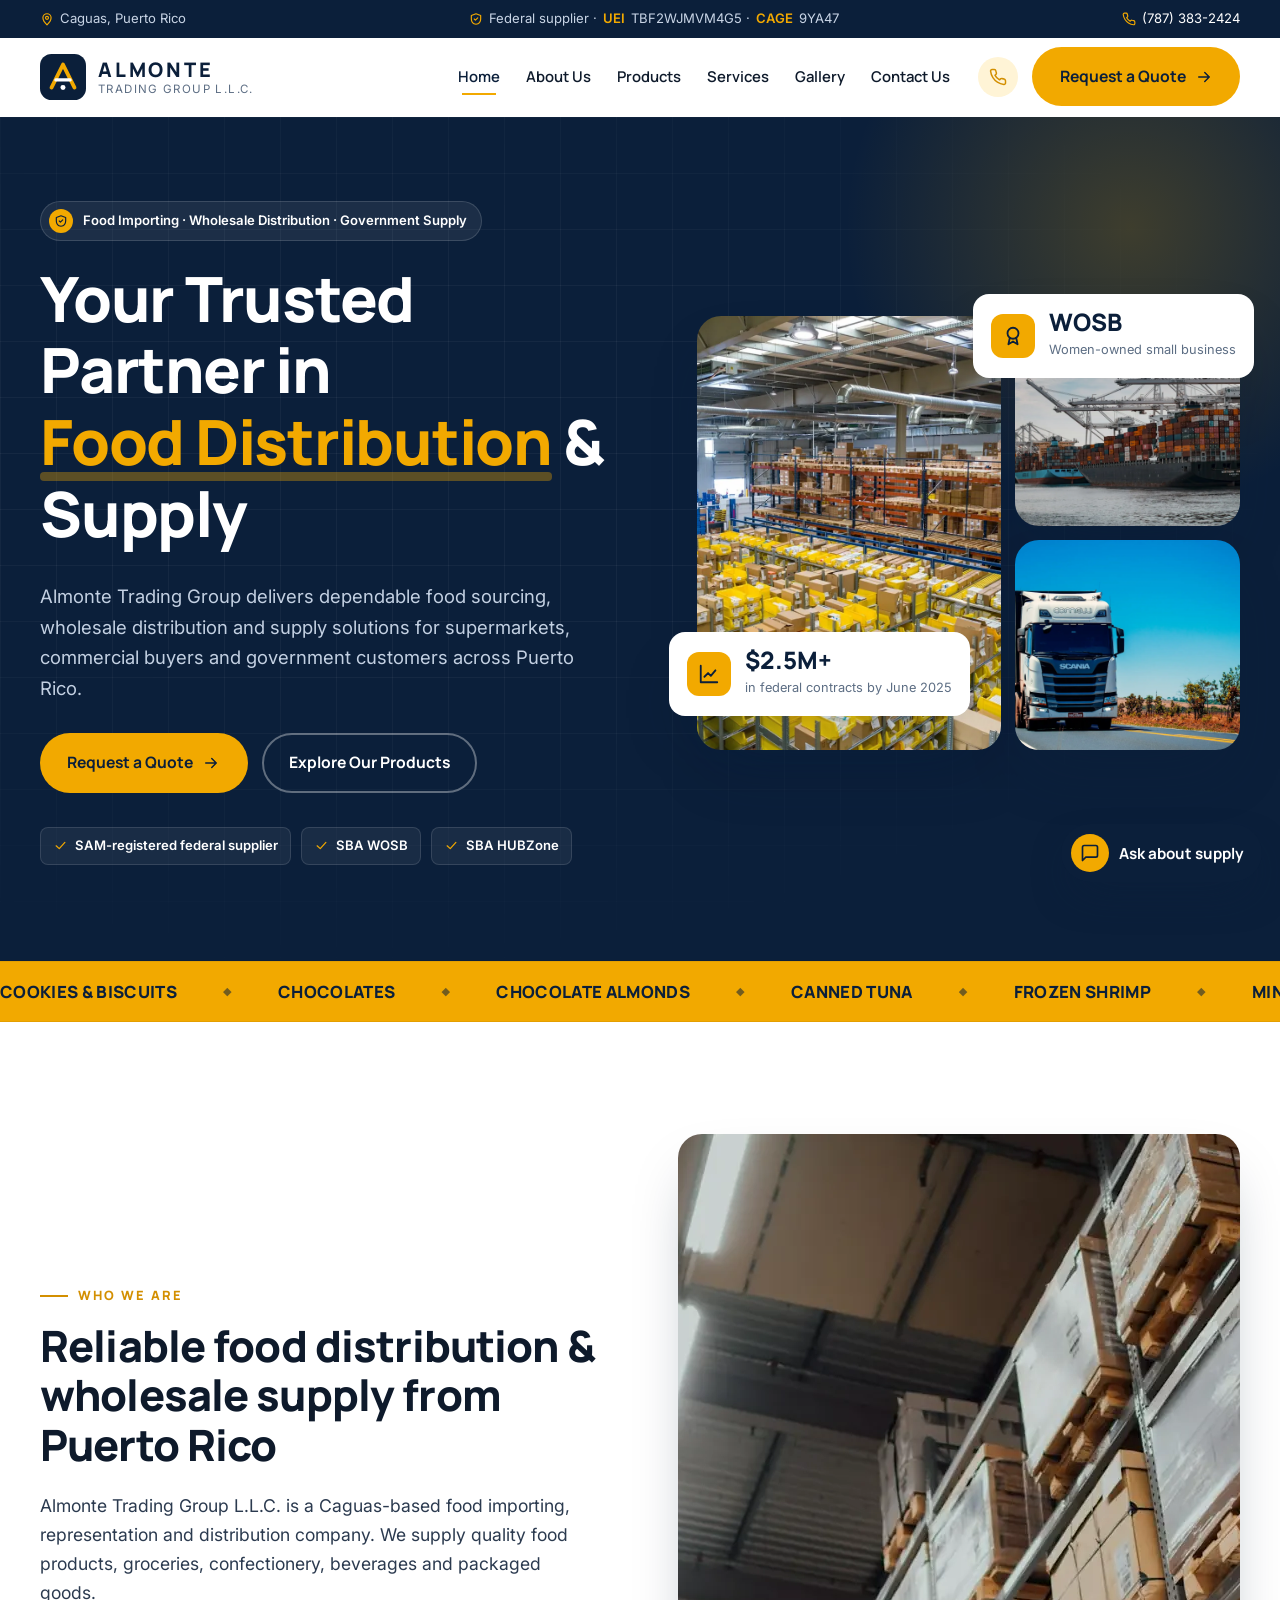
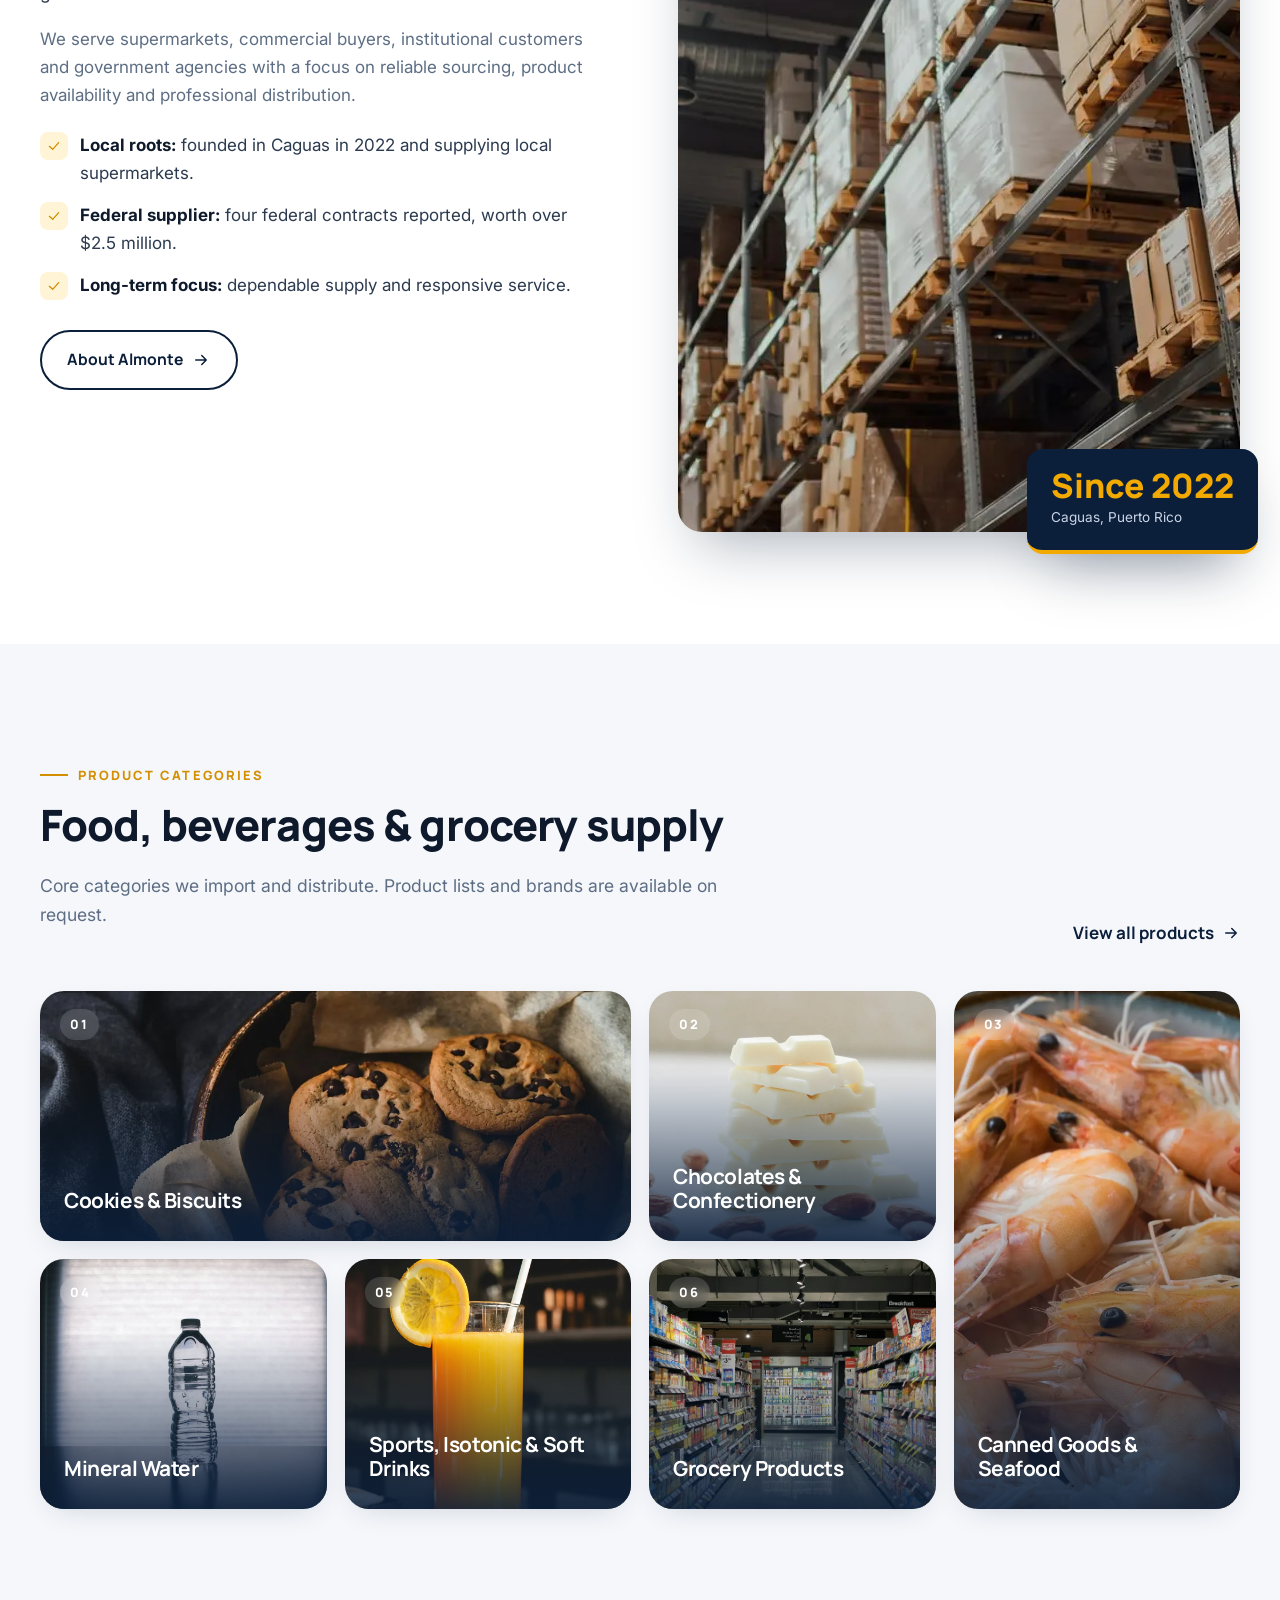
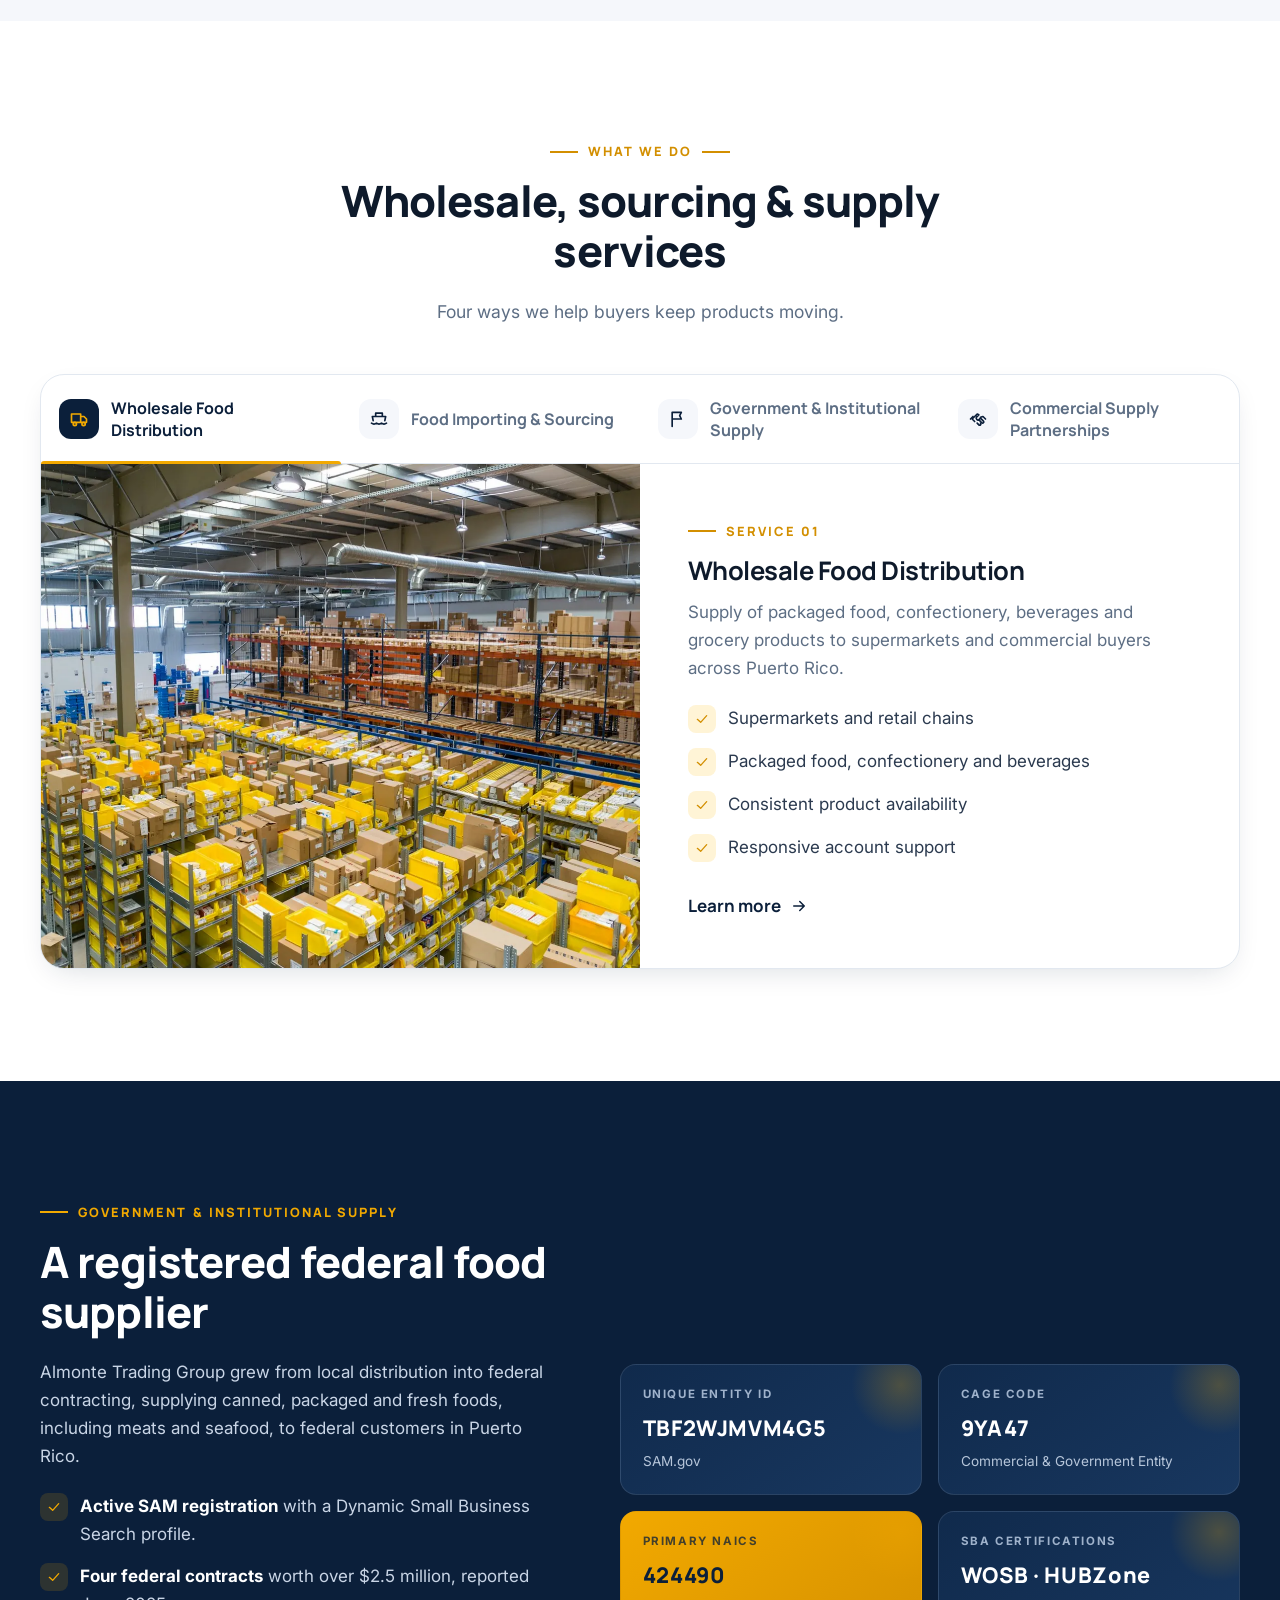
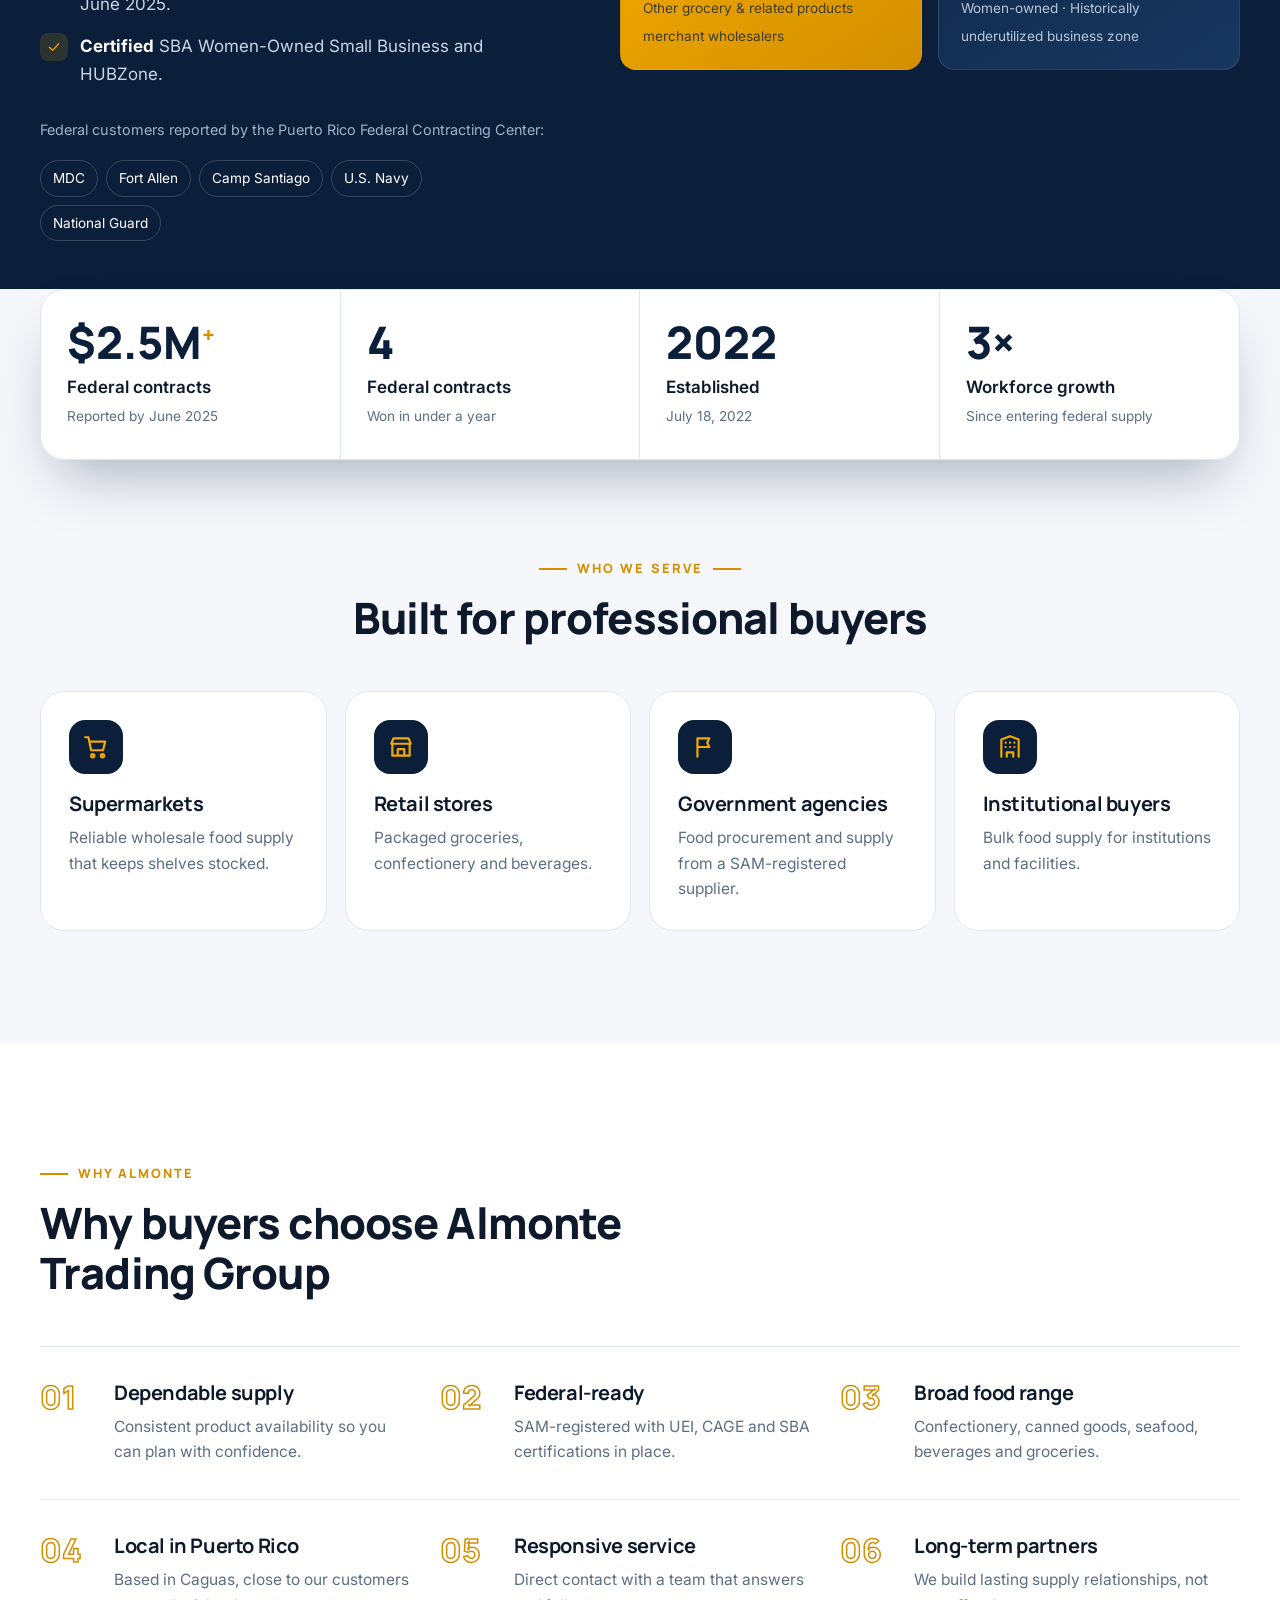
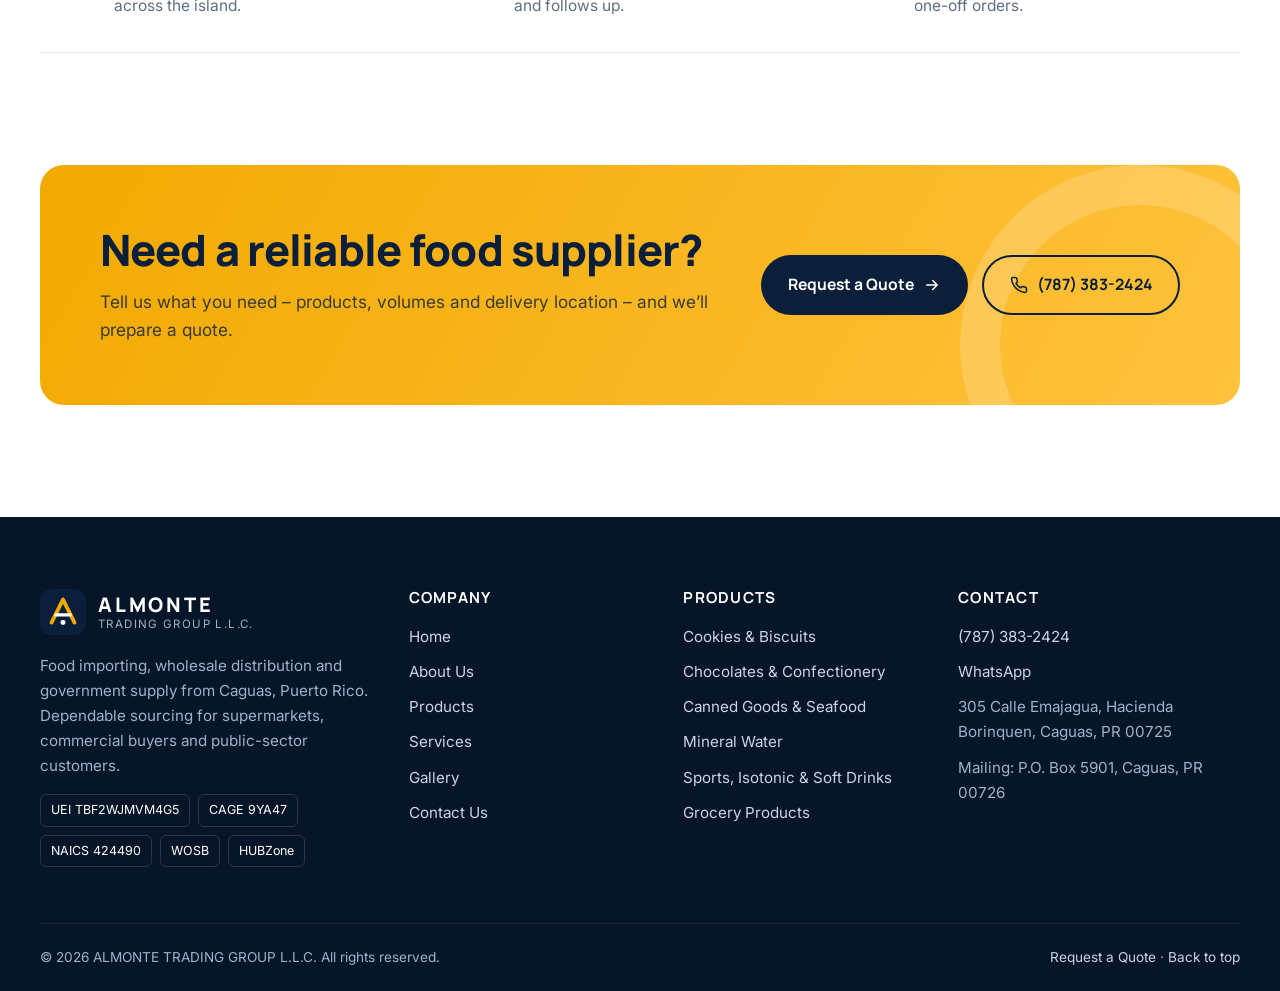
<file: almonte-trading-group/website/index.html>
<!doctype html>
<html lang="en-US" class="no-js">
<head>
<meta charset="utf-8">
<meta name="viewport" content="width=device-width, initial-scale=1">
<title>Almonte Trading Group L.L.C. | Food Distribution &amp; Wholesale Supply, Puerto Rico</title>
<meta name="description" content="Almonte Trading Group L.L.C. is a Caguas, Puerto Rico food importing, wholesale distribution and government supply company. SAM-registered, WOSB and HUBZone. Call (787) 383-2424.">
<link rel="canonical" href="https://www.almontetradinggroup.com/">
<meta name="theme-color" content="#0b1f3a">
<meta property="og:type" content="website">
<meta property="og:site_name" content="Almonte Trading Group">
<meta property="og:title" content="Almonte Trading Group L.L.C. | Food Distribution &amp; Wholesale Supply, Puerto Rico">
<meta property="og:description" content="Almonte Trading Group L.L.C. is a Caguas, Puerto Rico food importing, wholesale distribution and government supply company. SAM-registered, WOSB and HUBZone. Call (787) 383-2424.">
<meta property="og:url" content="https://www.almontetradinggroup.com/">
<meta property="og:image" content="https://www.almontetradinggroup.com/og-image.jpg">
<meta property="og:locale" content="en_US">
<meta name="twitter:card" content="summary_large_image">
<link rel="icon" href="logo-mark.svg" type="image/svg+xml">
<link rel="manifest" href="site.webmanifest">
<link rel="preconnect" href="https://fonts.googleapis.com">
<link rel="preconnect" href="https://fonts.gstatic.com" crossorigin>
<link href="https://fonts.googleapis.com/css2?family=Manrope:wght@600;700;800&family=Inter:wght@400;500;600&display=swap" rel="stylesheet">
<link rel="stylesheet" href="styles.css">
<link rel="preload" as="image" href="hero-warehouse.webp">
<script type="application/ld+json">{"@context": "https://schema.org", "@type": "WholesaleStore", "name": "ALMONTE TRADING GROUP L.L.C.", "alternateName": "Almonte Trading Group", "description": "Puerto Rico food importing, wholesale distribution and government supply company.", "url": "https://www.almontetradinggroup.com", "telephone": "+17873832424", "foundingDate": "2022-07-18", "founder": {"@type": "Person", "name": "Awilda López", "jobTitle": "President"}, "address": {"@type": "PostalAddress", "streetAddress": "305 Calle Emajagua, Hacienda Borinquen", "addressLocality": "Caguas", "addressRegion": "PR", "postalCode": "00725", "addressCountry": "US"}, "areaServed": "Puerto Rico", "naics": "424490", "identifier": [{"@type": "PropertyValue", "propertyID": "UEI", "value": "TBF2WJMVM4G5"}, {"@type": "PropertyValue", "propertyID": "CAGE", "value": "9YA47"}], "image": "https://www.almontetradinggroup.com/og-image.jpg"}</script>
<script>window.SITE_BASE = "";</script>
<script defer src="site-config.js"></script>
<script defer src="main.js"></script>
<script defer src="chatbot.js"></script>
</head>
<body>
<a class="skip" href="#main">Skip to content</a>
<div class="strip"><div class="wrap">
  <span><svg viewBox="0 0 24 24" fill="none" stroke="currentColor" stroke-width="2" stroke-linecap="round" stroke-linejoin="round" aria-hidden="true"><path d="M12 22s7-6.2 7-12a7 7 0 0 0-14 0c0 5.8 7 12 7 12z"/><circle cx="12" cy="10" r="2.6"/></svg> Caguas, Puerto Rico</span>
  <span><svg viewBox="0 0 24 24" fill="none" stroke="currentColor" stroke-width="2" stroke-linecap="round" stroke-linejoin="round" aria-hidden="true"><path d="M12 3 4 6v6c0 5 3.4 8.4 8 9 4.6-.6 8-4 8-9V6z"/><path d="m9 12 2 2 4-4"/></svg> Federal supplier · <b>UEI</b> TBF2WJMVM4G5 · <b>CAGE</b> 9YA47</span>
  <span><svg viewBox="0 0 24 24" fill="none" stroke="currentColor" stroke-width="2" stroke-linecap="round" stroke-linejoin="round" aria-hidden="true"><path d="M22 16.9v3a2 2 0 0 1-2.2 2 19.8 19.8 0 0 1-8.6-3.1 19.5 19.5 0 0 1-6-6A19.8 19.8 0 0 1 2.1 4.2 2 2 0 0 1 4.1 2h3a2 2 0 0 1 2 1.7c.1.9.4 1.8.7 2.7a2 2 0 0 1-.5 2.1L8 9.8a16 16 0 0 0 6 6l1.3-1.3a2 2 0 0 1 2.1-.4c.9.3 1.8.6 2.7.7a2 2 0 0 1 1.7 2z"/></svg> <a href="tel:+17873832424">(787) 383-2424</a></span>
</div></div>
<header class="hdr">
  <div class="wrap hdr-in">
    <a class="logo" href="index.html" aria-label="Almonte Trading Group home"><svg viewBox="0 0 48 48" aria-hidden="true"><rect width="48" height="48" rx="12" fill="#0b1f3a"/><path d="M12 35 24 11l12 24" fill="none" stroke="#f2a900" stroke-width="4" stroke-linejoin="round" stroke-linecap="round"/><path d="M16.5 27h15" stroke="#fff" stroke-width="3.2" stroke-linecap="round"/><circle cx="24" cy="35" r="2.6" fill="#fff"/></svg><span><b>ALMONTE</b><small>Trading Group L.L.C.</small></span></a>
    <nav class="nav" id="nav" aria-label="Main"><ul><li><a href="index.html" aria-current="page">Home</a></li><li><a href="about.html">About Us</a></li><li><a href="products.html">Products</a></li><li><a href="services.html">Services</a></li><li><a href="gallery.html">Gallery</a></li><li><a href="contact.html">Contact Us</a></li><li class="nav-cta"><a class="btn btn-gold btn-block" href="contact.html#quote">Request a Quote <svg class="arr" viewBox="0 0 24 24" fill="none" stroke="currentColor" stroke-width="2" stroke-linecap="round" stroke-linejoin="round" aria-hidden="true"><path d="M5 12h14M13 6l6 6-6 6"/></svg></a></li></ul></nav>
    <div class="hdr-cta">
      <a class="hdr-phone" href="tel:+17873832424"><i><svg viewBox="0 0 24 24" fill="none" stroke="currentColor" stroke-width="2" stroke-linecap="round" stroke-linejoin="round" aria-hidden="true"><path d="M22 16.9v3a2 2 0 0 1-2.2 2 19.8 19.8 0 0 1-8.6-3.1 19.5 19.5 0 0 1-6-6A19.8 19.8 0 0 1 2.1 4.2 2 2 0 0 1 4.1 2h3a2 2 0 0 1 2 1.7c.1.9.4 1.8.7 2.7a2 2 0 0 1-.5 2.1L8 9.8a16 16 0 0 0 6 6l1.3-1.3a2 2 0 0 1 2.1-.4c.9.3 1.8.6 2.7.7a2 2 0 0 1 1.7 2z"/></svg></i><span><small>Call us</small>(787) 383-2424</span></a>
      <a class="btn btn-gold" href="contact.html#quote">Request a Quote <svg class="arr" viewBox="0 0 24 24" fill="none" stroke="currentColor" stroke-width="2" stroke-linecap="round" stroke-linejoin="round" aria-hidden="true"><path d="M5 12h14M13 6l6 6-6 6"/></svg></a>
      <button class="burger" aria-label="Open menu" aria-expanded="false" aria-controls="nav"><span></span><span></span><span></span></button>
    </div>
  </div>
</header>
<main id="main">

<section class="hero">
  <div class="wrap hero-in">
    <div>
      <span class="tag rv"><i><svg viewBox="0 0 24 24" fill="none" stroke="currentColor" stroke-width="2" stroke-linecap="round" stroke-linejoin="round" aria-hidden="true"><path d="M12 3 4 6v6c0 5 3.4 8.4 8 9 4.6-.6 8-4 8-9V6z"/><path d="m9 12 2 2 4-4"/></svg></i>Food Importing · Wholesale Distribution · Government Supply</span>
      <h1 class="rv d1">Your Trusted Partner in <em>Food Distribution</em> &amp; Supply</h1>
      <p class="lead rv d2">Almonte Trading Group delivers dependable food sourcing, wholesale distribution and supply solutions for supermarkets, commercial buyers and government customers across Puerto Rico.</p>
      <div class="btn-row rv d3"><a class="btn btn-gold" href="contact.html#quote">Request a Quote <svg class="arr" viewBox="0 0 24 24" fill="none" stroke="currentColor" stroke-width="2" stroke-linecap="round" stroke-linejoin="round" aria-hidden="true"><path d="M5 12h14M13 6l6 6-6 6"/></svg></a><a class="btn btn-ghost" href="products.html">Explore Our Products</a></div>
      <div class="creds rv d4"><span><svg viewBox="0 0 24 24" fill="none" stroke="currentColor" stroke-width="2" stroke-linecap="round" stroke-linejoin="round" aria-hidden="true"><path d="M5 12.5 10 17l9-10"/></svg> SAM-registered federal supplier</span><span><svg viewBox="0 0 24 24" fill="none" stroke="currentColor" stroke-width="2" stroke-linecap="round" stroke-linejoin="round" aria-hidden="true"><path d="M5 12.5 10 17l9-10"/></svg> SBA WOSB</span><span><svg viewBox="0 0 24 24" fill="none" stroke="currentColor" stroke-width="2" stroke-linecap="round" stroke-linejoin="round" aria-hidden="true"><path d="M5 12.5 10 17l9-10"/></svg> SBA HUBZone</span></div>
    </div>
    <div class="mosaic rv d2">
      <figure><img src="hero-warehouse.webp" alt="Warehouse stocked with food products ready for distribution" width="1500" height="1000" fetchpriority="high"></figure>
      <figure><img src="port-containers.webp" alt="Cargo ship with containers at port" width="1500" height="1000" loading="lazy"></figure>
      <figure><img src="truck-road.webp" alt="Delivery truck on the road" width="1500" height="1000" loading="lazy"></figure>
      <div class="float-card fc-1"><i><svg viewBox="0 0 24 24" fill="none" stroke="currentColor" stroke-width="2" stroke-linecap="round" stroke-linejoin="round" aria-hidden="true"><path d="M3 3v18h18"/><path d="m7 15 4-4 3 3 5-6"/></svg></i><div><strong>$2.5M+</strong><small>in federal contracts by June 2025</small></div></div>
      <div class="float-card fc-2"><i><svg viewBox="0 0 24 24" fill="none" stroke="currentColor" stroke-width="2" stroke-linecap="round" stroke-linejoin="round" aria-hidden="true"><circle cx="12" cy="9" r="6"/><path d="m8.5 14-1.5 7 5-3 5 3-1.5-7"/></svg></i><div><strong>WOSB</strong><small>Women-owned small business</small></div></div>
    </div>
  </div>
</section>
<div class="marquee" aria-hidden="true"><div class="marquee-track"><span>Cookies & Biscuits</span><span>Chocolates</span><span>Chocolate Almonds</span><span>Canned Tuna</span><span>Frozen Shrimp</span><span>Mineral Water</span><span>Isotonic Drinks</span><span>Sodas</span><span>Grocery Products</span><span>Government Supply</span><span>Cookies & Biscuits</span><span>Chocolates</span><span>Chocolate Almonds</span><span>Canned Tuna</span><span>Frozen Shrimp</span><span>Mineral Water</span><span>Isotonic Drinks</span><span>Sodas</span><span>Grocery Products</span><span>Government Supply</span></div></div>

<section class="sec">
  <div class="wrap split">
    <div class="rv rv-l">
      <span class="kicker">Who we are</span>
      <h2>Reliable food distribution &amp; wholesale supply from Puerto Rico</h2>
      <p style="font-size:1.1rem">Almonte Trading Group L.L.C. is a Caguas-based food importing, representation and distribution company. We supply quality food products, groceries, confectionery, beverages and packaged goods.</p>
      <p style="color:var(--muted)">We serve supermarkets, commercial buyers, institutional customers and government agencies with a focus on reliable sourcing, product availability and professional distribution.</p>
      <ul class="ticks">
        <li><i><svg viewBox="0 0 24 24" fill="none" stroke="currentColor" stroke-width="2" stroke-linecap="round" stroke-linejoin="round" aria-hidden="true"><path d="M5 12.5 10 17l9-10"/></svg></i><span><strong>Local roots:</strong> founded in Caguas in 2022 and supplying local supermarkets.</span></li>
        <li><i><svg viewBox="0 0 24 24" fill="none" stroke="currentColor" stroke-width="2" stroke-linecap="round" stroke-linejoin="round" aria-hidden="true"><path d="M5 12.5 10 17l9-10"/></svg></i><span><strong>Federal supplier:</strong> four federal contracts reported, worth over $2.5 million.</span></li>
        <li><i><svg viewBox="0 0 24 24" fill="none" stroke="currentColor" stroke-width="2" stroke-linecap="round" stroke-linejoin="round" aria-hidden="true"><path d="M5 12.5 10 17l9-10"/></svg></i><span><strong>Long-term focus:</strong> dependable supply and responsive service.</span></li>
      </ul>
      <a class="btn btn-line" href="about.html">About Almonte <svg class="arr" viewBox="0 0 24 24" fill="none" stroke="currentColor" stroke-width="2" stroke-linecap="round" stroke-linejoin="round" aria-hidden="true"><path d="M5 12h14M13 6l6 6-6 6"/></svg></a>
    </div>
    <div class="split-img rv rv-r"><img src="warehouse-racks.webp" alt="Warehouse racks stocked with boxed goods" width="1500" height="998" loading="lazy">
      <div class="stamp"><strong>Since 2022</strong><span>Caguas, Puerto Rico</span></div></div>
  </div>
</section>

<section class="sec sec-soft">
  <div class="wrap">
    <div class="head-row"><div class="sec-head rv"><span class="kicker">Product categories</span><h2>Food, beverages &amp; grocery supply</h2><p>Core categories we import and distribute. Product lists and brands are available on request.</p></div>
    <a class="link-arrow rv" href="products.html">View all products <svg viewBox="0 0 24 24" fill="none" stroke="currentColor" stroke-width="2" stroke-linecap="round" stroke-linejoin="round" aria-hidden="true"><path d="M5 12h14M13 6l6 6-6 6"/></svg></a></div>
    <div class="bento"><a class="tile wide rv d1" href="products.html#cookies"><img src="cookies.webp" alt="" loading="lazy"><span class="num">01</span><span class="go"><svg viewBox="0 0 24 24" fill="none" stroke="currentColor" stroke-width="2" stroke-linecap="round" stroke-linejoin="round" aria-hidden="true"><path d="M5 12h14M13 6l6 6-6 6"/></svg></span><h3>Cookies & Biscuits</h3><p>Packaged cookies and biscuits for retail shelves, snack programmes and institutional buyers.</p></a><a class="tile  rv d2" href="products.html#chocolates"><img src="chocolate-almonds.webp" alt="" loading="lazy"><span class="num">02</span><span class="go"><svg viewBox="0 0 24 24" fill="none" stroke="currentColor" stroke-width="2" stroke-linecap="round" stroke-linejoin="round" aria-hidden="true"><path d="M5 12h14M13 6l6 6-6 6"/></svg></span><h3>Chocolates & Confectionery</h3><p>Chocolate, chocolate almonds and confectionery that sell through year-round and at peak seasons.</p></a><a class="tile tall rv d3" href="products.html#canned-seafood"><img src="shrimp.webp" alt="" loading="lazy"><span class="num">03</span><span class="go"><svg viewBox="0 0 24 24" fill="none" stroke="currentColor" stroke-width="2" stroke-linecap="round" stroke-linejoin="round" aria-hidden="true"><path d="M5 12h14M13 6l6 6-6 6"/></svg></span><h3>Canned Goods & Seafood</h3><p>Shelf-stable canned products and seafood, including tuna and frozen shrimp.</p></a><a class="tile  rv d4" href="products.html#water"><img src="water-bottle.webp" alt="" loading="lazy"><span class="num">04</span><span class="go"><svg viewBox="0 0 24 24" fill="none" stroke="currentColor" stroke-width="2" stroke-linecap="round" stroke-linejoin="round" aria-hidden="true"><path d="M5 12h14M13 6l6 6-6 6"/></svg></span><h3>Mineral Water</h3><p>Still and carbonated mineral water for retail, offices, institutions and events.</p></a><a class="tile  rv d1" href="products.html#beverages"><img src="drinks.webp" alt="" loading="lazy"><span class="num">05</span><span class="go"><svg viewBox="0 0 24 24" fill="none" stroke="currentColor" stroke-width="2" stroke-linecap="round" stroke-linejoin="round" aria-hidden="true"><path d="M5 12h14M13 6l6 6-6 6"/></svg></span><h3>Sports, Isotonic & Soft Drinks</h3><p>Isotonic and sports beverages and sodas for retail, institutional and government programmes.</p></a><a class="tile  rv d2" href="products.html#grocery"><img src="grocery-aisle.webp" alt="" loading="lazy"><span class="num">06</span><span class="go"><svg viewBox="0 0 24 24" fill="none" stroke="currentColor" stroke-width="2" stroke-linecap="round" stroke-linejoin="round" aria-hidden="true"><path d="M5 12h14M13 6l6 6-6 6"/></svg></span><h3>Grocery Products</h3><p>Packaged and general grocery supplies to keep shelves and pantries stocked.</p></a></div>
  </div>
</section>

<section class="sec">
  <div class="wrap">
    <div class="sec-head center rv"><span class="kicker">What we do</span><h2>Wholesale, sourcing &amp; supply services</h2><p>Four ways we help buyers keep products moving.</p></div>
    <div class="tabs rv d1"><div class="tab-list" role="tablist" aria-label="Services"><button class="tab-btn" role="tab" id="t-wholesale" aria-selected="true" aria-controls="p-wholesale" tabindex="0"><i><svg viewBox="0 0 24 24" fill="none" stroke="currentColor" stroke-width="2" stroke-linecap="round" stroke-linejoin="round" aria-hidden="true"><path d="M3 6h11v10H3zM14 9h4l3 3v4h-7"/><circle cx="7" cy="18" r="2"/><circle cx="17.5" cy="18" r="2"/></svg></i>Wholesale Food Distribution</button><button class="tab-btn" role="tab" id="t-importing" aria-selected="false" aria-controls="p-importing" tabindex="-1"><i><svg viewBox="0 0 24 24" fill="none" stroke="currentColor" stroke-width="2" stroke-linecap="round" stroke-linejoin="round" aria-hidden="true"><path d="M3 17c2 1.5 4 1.5 6 0 2 1.5 4 1.5 6 0 2 1.5 4 1.5 6 0"/><path d="M5 14 4 9h16l-1 5M8 9V5h8v4"/></svg></i>Food Importing & Sourcing</button><button class="tab-btn" role="tab" id="t-government" aria-selected="false" aria-controls="p-government" tabindex="-1"><i><svg viewBox="0 0 24 24" fill="none" stroke="currentColor" stroke-width="2" stroke-linecap="round" stroke-linejoin="round" aria-hidden="true"><path d="M5 21V4M5 4h11l-2 4 2 4H5"/></svg></i>Government & Institutional Supply</button><button class="tab-btn" role="tab" id="t-partnerships" aria-selected="false" aria-controls="p-partnerships" tabindex="-1"><i><svg viewBox="0 0 24 24" fill="none" stroke="currentColor" stroke-width="2" stroke-linecap="round" stroke-linejoin="round" aria-hidden="true"><path d="m11 17 2 2a1.4 1.4 0 0 0 2-2"/><path d="m14 14 2.5 2.5a1.4 1.4 0 0 0 2-2L15 11l-1.5 1.5a2 2 0 0 1-3-3L13 7l-2-1-6 6 3 3"/><path d="m21 12-3-3-3 1"/><path d="m3 12 3-3"/></svg></i>Commercial Supply Partnerships</button><span class="tab-ink"></span></div><div class="tab-panel show" role="tabpanel" id="p-wholesale" aria-labelledby="t-wholesale">
      <div class="tp-img"><img src="hero-warehouse.webp" alt="" loading="lazy"></div>
      <div class="tp-body"><span class="kicker">Service 01</span><h3 style="font-size:1.6rem">Wholesale Food Distribution</h3><p style="color:var(--muted)">Supply of packaged food, confectionery, beverages and grocery products to supermarkets and commercial buyers across Puerto Rico.</p>
        <ul class="ticks"><li><i><svg viewBox="0 0 24 24" fill="none" stroke="currentColor" stroke-width="2" stroke-linecap="round" stroke-linejoin="round" aria-hidden="true"><path d="M5 12.5 10 17l9-10"/></svg></i><span>Supermarkets and retail chains</span></li><li><i><svg viewBox="0 0 24 24" fill="none" stroke="currentColor" stroke-width="2" stroke-linecap="round" stroke-linejoin="round" aria-hidden="true"><path d="M5 12.5 10 17l9-10"/></svg></i><span>Packaged food, confectionery and beverages</span></li><li><i><svg viewBox="0 0 24 24" fill="none" stroke="currentColor" stroke-width="2" stroke-linecap="round" stroke-linejoin="round" aria-hidden="true"><path d="M5 12.5 10 17l9-10"/></svg></i><span>Consistent product availability</span></li><li><i><svg viewBox="0 0 24 24" fill="none" stroke="currentColor" stroke-width="2" stroke-linecap="round" stroke-linejoin="round" aria-hidden="true"><path d="M5 12.5 10 17l9-10"/></svg></i><span>Responsive account support</span></li></ul>
        <a class="link-arrow" href="services.html#wholesale">Learn more <svg viewBox="0 0 24 24" fill="none" stroke="currentColor" stroke-width="2" stroke-linecap="round" stroke-linejoin="round" aria-hidden="true"><path d="M5 12h14M13 6l6 6-6 6"/></svg></a></div></div><div class="tab-panel" role="tabpanel" id="p-importing" aria-labelledby="t-importing" hidden>
      <div class="tp-img"><img src="port-containers.webp" alt="" loading="lazy"></div>
      <div class="tp-body"><span class="kicker">Service 02</span><h3 style="font-size:1.6rem">Food Importing & Sourcing</h3><p style="color:var(--muted)">Importing, product sourcing and brand representation for food and beverage categories in the Puerto Rico market.</p>
        <ul class="ticks"><li><i><svg viewBox="0 0 24 24" fill="none" stroke="currentColor" stroke-width="2" stroke-linecap="round" stroke-linejoin="round" aria-hidden="true"><path d="M5 12.5 10 17l9-10"/></svg></i><span>Product sourcing for your requirements</span></li><li><i><svg viewBox="0 0 24 24" fill="none" stroke="currentColor" stroke-width="2" stroke-linecap="round" stroke-linejoin="round" aria-hidden="true"><path d="M5 12.5 10 17l9-10"/></svg></i><span>Import and representation of food brands</span></li><li><i><svg viewBox="0 0 24 24" fill="none" stroke="currentColor" stroke-width="2" stroke-linecap="round" stroke-linejoin="round" aria-hidden="true"><path d="M5 12.5 10 17l9-10"/></svg></i><span>Category expansion for retailers</span></li><li><i><svg viewBox="0 0 24 24" fill="none" stroke="currentColor" stroke-width="2" stroke-linecap="round" stroke-linejoin="round" aria-hidden="true"><path d="M5 12.5 10 17l9-10"/></svg></i><span>Supplier coordination</span></li></ul>
        <a class="link-arrow" href="services.html#importing">Learn more <svg viewBox="0 0 24 24" fill="none" stroke="currentColor" stroke-width="2" stroke-linecap="round" stroke-linejoin="round" aria-hidden="true"><path d="M5 12h14M13 6l6 6-6 6"/></svg></a></div></div><div class="tab-panel" role="tabpanel" id="p-government" aria-labelledby="t-government" hidden>
      <div class="tp-img"><img src="documents.webp" alt="" loading="lazy"></div>
      <div class="tp-body"><span class="kicker">Service 03</span><h3 style="font-size:1.6rem">Government & Institutional Supply</h3><p style="color:var(--muted)">Food supply for federal, public-sector and institutional purchasing requirements, backed by an active SAM registration.</p>
        <ul class="ticks"><li><i><svg viewBox="0 0 24 24" fill="none" stroke="currentColor" stroke-width="2" stroke-linecap="round" stroke-linejoin="round" aria-hidden="true"><path d="M5 12.5 10 17l9-10"/></svg></i><span>SAM-registered federal supplier</span></li><li><i><svg viewBox="0 0 24 24" fill="none" stroke="currentColor" stroke-width="2" stroke-linecap="round" stroke-linejoin="round" aria-hidden="true"><path d="M5 12.5 10 17l9-10"/></svg></i><span>Canned, packaged and fresh foods</span></li><li><i><svg viewBox="0 0 24 24" fill="none" stroke="currentColor" stroke-width="2" stroke-linecap="round" stroke-linejoin="round" aria-hidden="true"><path d="M5 12.5 10 17l9-10"/></svg></i><span>Bases, facilities and institutions</span></li><li><i><svg viewBox="0 0 24 24" fill="none" stroke="currentColor" stroke-width="2" stroke-linecap="round" stroke-linejoin="round" aria-hidden="true"><path d="M5 12.5 10 17l9-10"/></svg></i><span>Compliant documentation and delivery</span></li></ul>
        <a class="link-arrow" href="services.html#government">Learn more <svg viewBox="0 0 24 24" fill="none" stroke="currentColor" stroke-width="2" stroke-linecap="round" stroke-linejoin="round" aria-hidden="true"><path d="M5 12h14M13 6l6 6-6 6"/></svg></a></div></div><div class="tab-panel" role="tabpanel" id="p-partnerships" aria-labelledby="t-partnerships" hidden>
      <div class="tp-img"><img src="handshake.webp" alt="" loading="lazy"></div>
      <div class="tp-body"><span class="kicker">Service 04</span><h3 style="font-size:1.6rem">Commercial Supply Partnerships</h3><p style="color:var(--muted)">Long-term wholesale supply relationships with supermarkets, retailers and other commercial buyers.</p>
        <ul class="ticks"><li><i><svg viewBox="0 0 24 24" fill="none" stroke="currentColor" stroke-width="2" stroke-linecap="round" stroke-linejoin="round" aria-hidden="true"><path d="M5 12.5 10 17l9-10"/></svg></i><span>Recurring supply agreements</span></li><li><i><svg viewBox="0 0 24 24" fill="none" stroke="currentColor" stroke-width="2" stroke-linecap="round" stroke-linejoin="round" aria-hidden="true"><path d="M5 12.5 10 17l9-10"/></svg></i><span>Volume and seasonal planning</span></li><li><i><svg viewBox="0 0 24 24" fill="none" stroke="currentColor" stroke-width="2" stroke-linecap="round" stroke-linejoin="round" aria-hidden="true"><path d="M5 12.5 10 17l9-10"/></svg></i><span>Dedicated point of contact</span></li><li><i><svg viewBox="0 0 24 24" fill="none" stroke="currentColor" stroke-width="2" stroke-linecap="round" stroke-linejoin="round" aria-hidden="true"><path d="M5 12.5 10 17l9-10"/></svg></i><span>Built on dependable service</span></li></ul>
        <a class="link-arrow" href="services.html#partnerships">Learn more <svg viewBox="0 0 24 24" fill="none" stroke="currentColor" stroke-width="2" stroke-linecap="round" stroke-linejoin="round" aria-hidden="true"><path d="M5 12h14M13 6l6 6-6 6"/></svg></a></div></div></div>
  </div>
</section>

<section class="sec sec-navy" id="government">
  <div class="wrap gov">
    <div class="rv rv-l">
      <span class="kicker">Government &amp; institutional supply</span>
      <h2>A registered federal food supplier</h2>
      <p>Almonte Trading Group grew from local distribution into federal contracting, supplying canned, packaged and fresh foods, including meats and seafood, to federal customers in Puerto Rico.</p>
      <ul class="ticks">
        <li><i><svg viewBox="0 0 24 24" fill="none" stroke="currentColor" stroke-width="2" stroke-linecap="round" stroke-linejoin="round" aria-hidden="true"><path d="M5 12.5 10 17l9-10"/></svg></i><span><strong>Active SAM registration</strong> with a Dynamic Small Business Search profile.</span></li>
        <li><i><svg viewBox="0 0 24 24" fill="none" stroke="currentColor" stroke-width="2" stroke-linecap="round" stroke-linejoin="round" aria-hidden="true"><path d="M5 12.5 10 17l9-10"/></svg></i><span><strong>Four federal contracts</strong> worth over $2.5 million, reported June 2025.</span></li>
        <li><i><svg viewBox="0 0 24 24" fill="none" stroke="currentColor" stroke-width="2" stroke-linecap="round" stroke-linejoin="round" aria-hidden="true"><path d="M5 12.5 10 17l9-10"/></svg></i><span><strong>Certified</strong> SBA Women-Owned Small Business and HUBZone.</span></li>
      </ul>
      <p style="margin:18px 0 0;font-size:.9rem;color:#9fb2cb">Federal customers reported by the Puerto Rico Federal Contracting Center:</p>
      <div class="served"><span>MDC</span><span>Fort Allen</span><span>Camp Santiago</span><span>U.S. Navy</span><span>National Guard</span></div>
    </div>
    <div class="id-cards">
      <div class="id-card rv d1"><small>Unique Entity ID</small><strong>TBF2WJMVM4G5</strong><span>SAM.gov</span></div>
      <div class="id-card rv d2"><small>CAGE Code</small><strong>9YA47</strong><span>Commercial & Government Entity</span></div>
      <div class="id-card gold rv d3"><small>Primary NAICS</small><strong>424490</strong><span>Other grocery & related products merchant wholesalers</span></div>
      <div class="id-card rv d4"><small>SBA certifications</small><strong>WOSB · HUBZone</strong><span>Women-owned · Historically underutilized business zone</span></div>
    </div>
  </div>
</section>
<section style="background:var(--bg);padding-bottom:20px"><div class="wrap">
  <div class="stats rv">
    <div class="stat"><strong data-count="2.5" data-prefix="$" data-suffix="M<sup>+</sup>">$2.5M<sup>+</sup></strong><span>Federal contracts</span><small>Reported by June 2025</small></div>
    <div class="stat"><strong data-count="4">4</strong><span>Federal contracts</span><small>Won in under a year</small></div>
    <div class="stat"><strong data-count="2022">2022</strong><span>Established</span><small>July 18, 2022</small></div>
    <div class="stat"><strong data-count="3" data-suffix="×">3×</strong><span>Workforce growth</span><small>Since entering federal supply</small></div>
  </div>
</div></section>

<section class="sec sec-soft" style="padding-top:70px">
  <div class="wrap">
    <div class="sec-head center rv"><span class="kicker">Who we serve</span><h2>Built for professional buyers</h2></div>
    <div class="cards4">
      <div class="card rv d1"><span class="ic"><svg viewBox="0 0 24 24" fill="none" stroke="currentColor" stroke-width="2" stroke-linecap="round" stroke-linejoin="round" aria-hidden="true"><circle cx="9" cy="20" r="1.5"/><circle cx="18" cy="20" r="1.5"/><path d="M2 3h3l2.5 12h11l2-8H6.2"/></svg></span><h3>Supermarkets</h3><p>Reliable wholesale food supply that keeps shelves stocked.</p></div>
      <div class="card rv d2"><span class="ic"><svg viewBox="0 0 24 24" fill="none" stroke="currentColor" stroke-width="2" stroke-linecap="round" stroke-linejoin="round" aria-hidden="true"><path d="M3 9 5 4h14l2 5M4 9v11h16V9M3 9h18M9 20v-6h6v6"/></svg></span><h3>Retail stores</h3><p>Packaged groceries, confectionery and beverages.</p></div>
      <div class="card rv d3"><span class="ic"><svg viewBox="0 0 24 24" fill="none" stroke="currentColor" stroke-width="2" stroke-linecap="round" stroke-linejoin="round" aria-hidden="true"><path d="M5 21V4M5 4h11l-2 4 2 4H5"/></svg></span><h3>Government agencies</h3><p>Food procurement and supply from a SAM-registered supplier.</p></div>
      <div class="card rv d4"><span class="ic"><svg viewBox="0 0 24 24" fill="none" stroke="currentColor" stroke-width="2" stroke-linecap="round" stroke-linejoin="round" aria-hidden="true"><path d="M4 21V5l8-3 8 3v16M9 21v-4h6v4M8 8h.01M12 8h.01M16 8h.01M8 12h.01M12 12h.01M16 12h.01"/></svg></span><h3>Institutional buyers</h3><p>Bulk food supply for institutions and facilities.</p></div>
    </div>
  </div>
</section>

<section class="sec">
  <div class="wrap">
    <div class="sec-head rv"><span class="kicker">Why Almonte</span><h2>Why buyers choose Almonte Trading Group</h2></div>
    <div class="why">
      <div class="why-item rv d1"><b>01</b><div><h3>Dependable supply</h3><p>Consistent product availability so you can plan with confidence.</p></div></div>
      <div class="why-item rv d2"><b>02</b><div><h3>Federal-ready</h3><p>SAM-registered with UEI, CAGE and SBA certifications in place.</p></div></div>
      <div class="why-item rv d3"><b>03</b><div><h3>Broad food range</h3><p>Confectionery, canned goods, seafood, beverages and groceries.</p></div></div>
      <div class="why-item rv d1"><b>04</b><div><h3>Local in Puerto Rico</h3><p>Based in Caguas, close to our customers across the island.</p></div></div>
      <div class="why-item rv d2"><b>05</b><div><h3>Responsive service</h3><p>Direct contact with a team that answers and follows up.</p></div></div>
      <div class="why-item rv d3"><b>06</b><div><h3>Long-term partners</h3><p>We build lasting supply relationships, not one-off orders.</p></div></div>
    </div>
  </div>
</section>
<section class="sec" style="padding-top:0"><div class="wrap"><div class="cta rv">
  <div><h2>Need a reliable food supplier?</h2><p>Tell us what you need – products, volumes and delivery location – and we’ll prepare a quote.</p></div>
  <div class="btn-row"><a class="btn" href="contact.html#quote">Request a Quote <svg class="arr" viewBox="0 0 24 24" fill="none" stroke="currentColor" stroke-width="2" stroke-linecap="round" stroke-linejoin="round" aria-hidden="true"><path d="M5 12h14M13 6l6 6-6 6"/></svg></a><a class="btn btn-line" href="tel:+17873832424"><svg viewBox="0 0 24 24" fill="none" stroke="currentColor" stroke-width="2" stroke-linecap="round" stroke-linejoin="round" aria-hidden="true"><path d="M22 16.9v3a2 2 0 0 1-2.2 2 19.8 19.8 0 0 1-8.6-3.1 19.5 19.5 0 0 1-6-6A19.8 19.8 0 0 1 2.1 4.2 2 2 0 0 1 4.1 2h3a2 2 0 0 1 2 1.7c.1.9.4 1.8.7 2.7a2 2 0 0 1-.5 2.1L8 9.8a16 16 0 0 0 6 6l1.3-1.3a2 2 0 0 1 2.1-.4c.9.3 1.8.6 2.7.7a2 2 0 0 1 1.7 2z"/></svg> (787) 383-2424</a></div>
</div></div></section>
</main>
<footer class="foot">
  <div class="wrap foot-grid">
    <div>
      <a class="logo" href="index.html"><svg viewBox="0 0 48 48" aria-hidden="true"><rect width="48" height="48" rx="12" fill="#0b1f3a"/><path d="M12 35 24 11l12 24" fill="none" stroke="#f2a900" stroke-width="4" stroke-linejoin="round" stroke-linecap="round"/><path d="M16.5 27h15" stroke="#fff" stroke-width="3.2" stroke-linecap="round"/><circle cx="24" cy="35" r="2.6" fill="#fff"/></svg><span><b>ALMONTE</b><small>Trading Group L.L.C.</small></span></a>
      <p>Food importing, wholesale distribution and government supply from Caguas, Puerto Rico. Dependable sourcing for supermarkets, commercial buyers and public-sector customers.</p>
      <div class="ids"><span>UEI TBF2WJMVM4G5</span><span>CAGE 9YA47</span><span>NAICS 424490</span><span>WOSB</span><span>HUBZone</span></div>
    </div>
    <div><h4>Company</h4><ul><li><a href="index.html">Home</a></li><li><a href="about.html">About Us</a></li><li><a href="products.html">Products</a></li><li><a href="services.html">Services</a></li><li><a href="gallery.html">Gallery</a></li><li><a href="contact.html">Contact Us</a></li></ul></div>
    <div><h4>Products</h4><ul><li><a href="products.html#cookies">Cookies & Biscuits</a></li><li><a href="products.html#chocolates">Chocolates & Confectionery</a></li><li><a href="products.html#canned-seafood">Canned Goods & Seafood</a></li><li><a href="products.html#water">Mineral Water</a></li><li><a href="products.html#beverages">Sports, Isotonic & Soft Drinks</a></li><li><a href="products.html#grocery">Grocery Products</a></li></ul></div>
    <div><h4>Contact</h4><ul>
      <li><a href="tel:+17873832424">(787) 383-2424</a></li>
      <li><a href="https://wa.me/17873832424" target="_blank" rel="noopener">WhatsApp</a></li>
      <li>305 Calle Emajagua, Hacienda Borinquen, Caguas, PR 00725</li>
      <li>Mailing: P.O. Box 5901, Caguas, PR 00726</li>
    </ul></div>
  </div>
  <div class="wrap foot-bottom"><span>© <span data-year>2026</span> ALMONTE TRADING GROUP L.L.C. All rights reserved.</span><span><a href="contact.html#quote">Request a Quote</a> · <a href="#main">Back to top</a></span></div>
</footer>
<a class="fab-call" href="tel:+17873832424" aria-label="Call (787) 383-2424"><svg viewBox="0 0 24 24" fill="none" stroke="currentColor" stroke-width="2" stroke-linecap="round" stroke-linejoin="round" aria-hidden="true"><path d="M22 16.9v3a2 2 0 0 1-2.2 2 19.8 19.8 0 0 1-8.6-3.1 19.5 19.5 0 0 1-6-6A19.8 19.8 0 0 1 2.1 4.2 2 2 0 0 1 4.1 2h3a2 2 0 0 1 2 1.7c.1.9.4 1.8.7 2.7a2 2 0 0 1-.5 2.1L8 9.8a16 16 0 0 0 6 6l1.3-1.3a2 2 0 0 1 2.1-.4c.9.3 1.8.6 2.7.7a2 2 0 0 1 1.7 2z"/></svg></a>
</body>
</html>
</file>
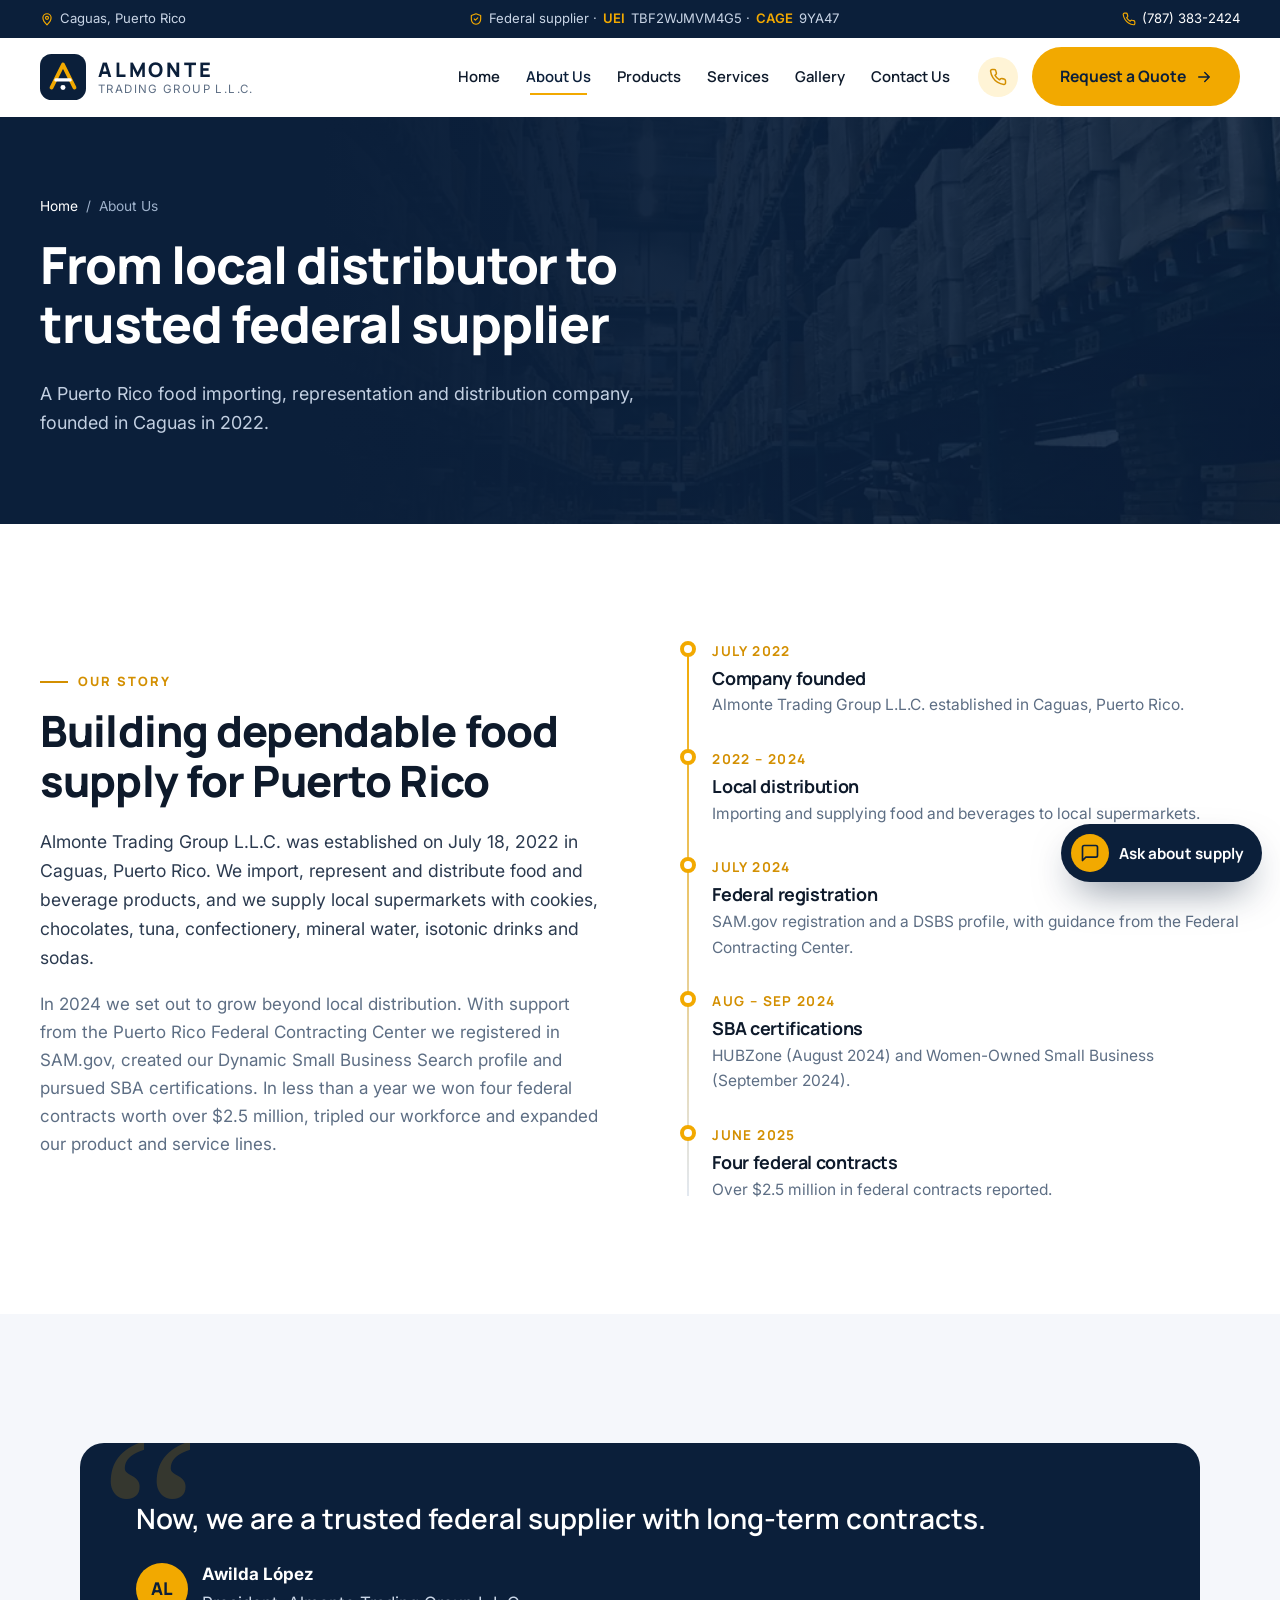
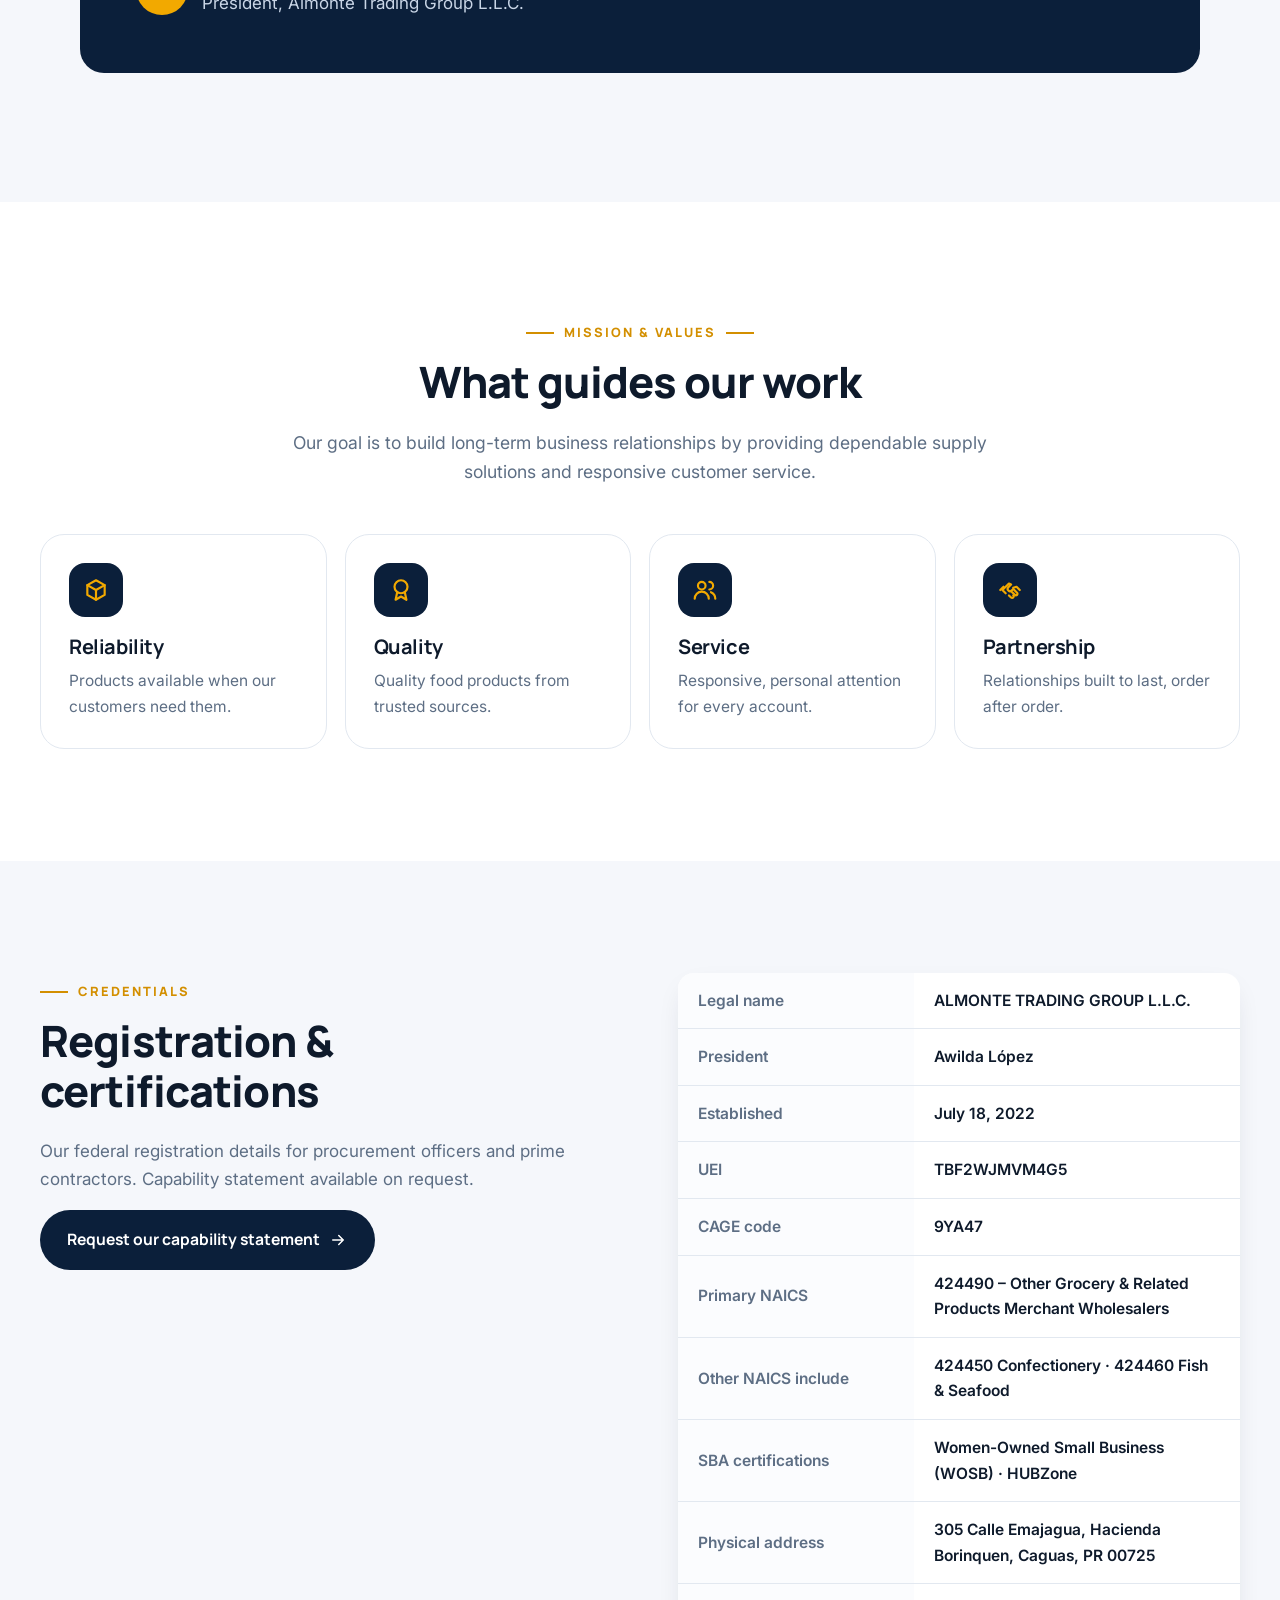
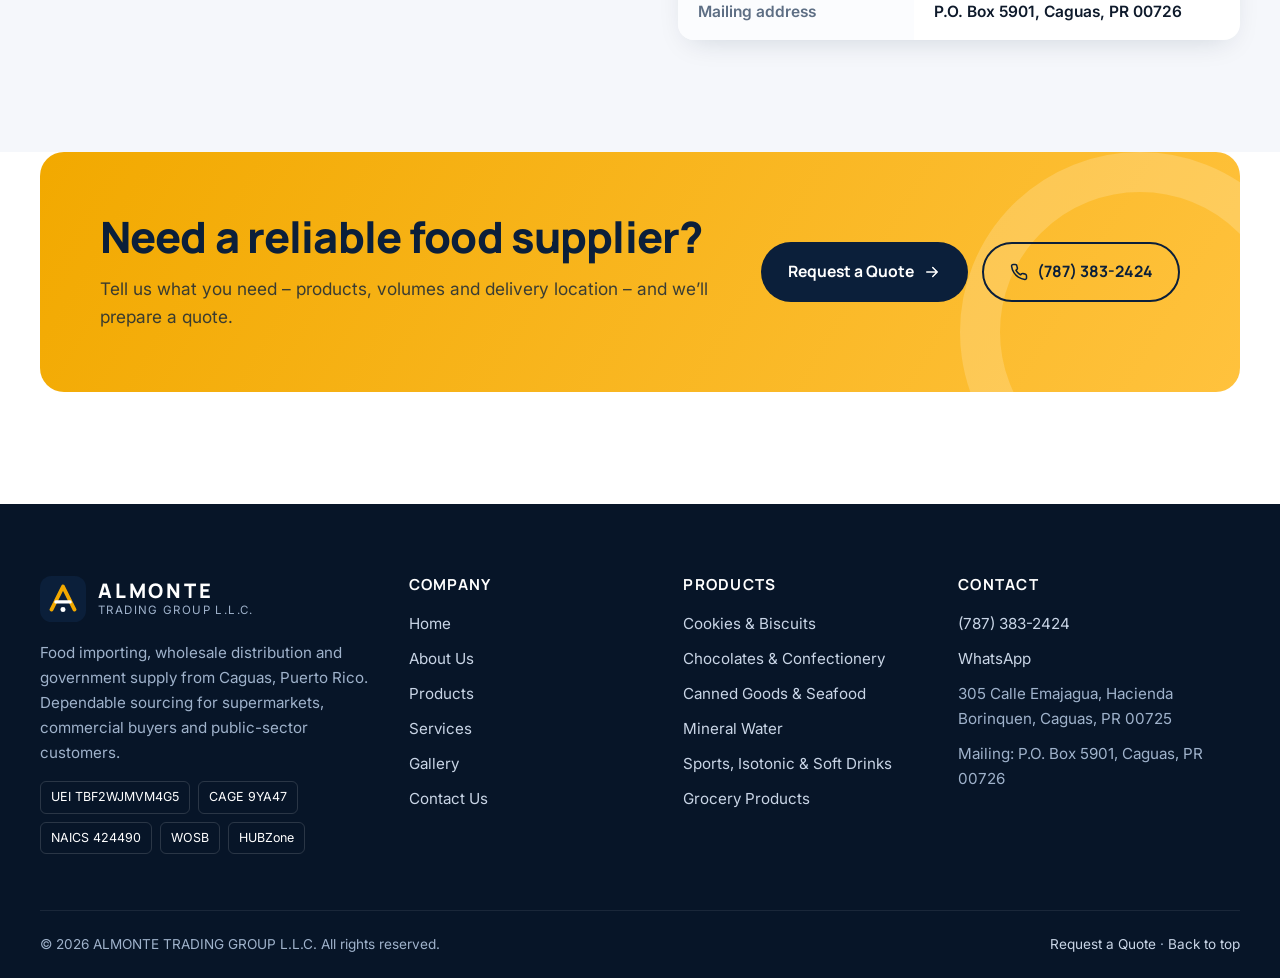
<file: almonte-trading-group/website/about.html>
<!doctype html>
<html lang="en-US" class="no-js">
<head>
<meta charset="utf-8">
<meta name="viewport" content="width=device-width, initial-scale=1">
<title>About Us | Almonte Trading Group L.L.C., Caguas, Puerto Rico</title>
<meta name="description" content="Founded in Caguas in 2022, Almonte Trading Group grew from local food distribution to a federal supplier with four contracts worth over $2.5M. Led by President Awilda López.">
<link rel="canonical" href="https://www.almontetradinggroup.com/about.html">
<meta name="theme-color" content="#0b1f3a">
<meta property="og:type" content="website">
<meta property="og:site_name" content="Almonte Trading Group">
<meta property="og:title" content="About Us | Almonte Trading Group L.L.C., Caguas, Puerto Rico">
<meta property="og:description" content="Founded in Caguas in 2022, Almonte Trading Group grew from local food distribution to a federal supplier with four contracts worth over $2.5M. Led by President Awilda López.">
<meta property="og:url" content="https://www.almontetradinggroup.com/about.html">
<meta property="og:image" content="https://www.almontetradinggroup.com/og-image.jpg">
<meta property="og:locale" content="en_US">
<meta name="twitter:card" content="summary_large_image">
<link rel="icon" href="logo-mark.svg" type="image/svg+xml">
<link rel="manifest" href="site.webmanifest">
<link rel="preconnect" href="https://fonts.googleapis.com">
<link rel="preconnect" href="https://fonts.gstatic.com" crossorigin>
<link href="https://fonts.googleapis.com/css2?family=Manrope:wght@600;700;800&family=Inter:wght@400;500;600&display=swap" rel="stylesheet">
<link rel="stylesheet" href="styles.css">

<script type="application/ld+json">{"@context": "https://schema.org", "@type": "WholesaleStore", "name": "ALMONTE TRADING GROUP L.L.C.", "alternateName": "Almonte Trading Group", "description": "Puerto Rico food importing, wholesale distribution and government supply company.", "url": "https://www.almontetradinggroup.com", "telephone": "+17873832424", "foundingDate": "2022-07-18", "founder": {"@type": "Person", "name": "Awilda López", "jobTitle": "President"}, "address": {"@type": "PostalAddress", "streetAddress": "305 Calle Emajagua, Hacienda Borinquen", "addressLocality": "Caguas", "addressRegion": "PR", "postalCode": "00725", "addressCountry": "US"}, "areaServed": "Puerto Rico", "naics": "424490", "identifier": [{"@type": "PropertyValue", "propertyID": "UEI", "value": "TBF2WJMVM4G5"}, {"@type": "PropertyValue", "propertyID": "CAGE", "value": "9YA47"}], "image": "https://www.almontetradinggroup.com/og-image.jpg"}</script>
<script>window.SITE_BASE = "";</script>
<script defer src="site-config.js"></script>
<script defer src="main.js"></script>
<script defer src="chatbot.js"></script>
</head>
<body>
<a class="skip" href="#main">Skip to content</a>
<div class="strip"><div class="wrap">
  <span><svg viewBox="0 0 24 24" fill="none" stroke="currentColor" stroke-width="2" stroke-linecap="round" stroke-linejoin="round" aria-hidden="true"><path d="M12 22s7-6.2 7-12a7 7 0 0 0-14 0c0 5.8 7 12 7 12z"/><circle cx="12" cy="10" r="2.6"/></svg> Caguas, Puerto Rico</span>
  <span><svg viewBox="0 0 24 24" fill="none" stroke="currentColor" stroke-width="2" stroke-linecap="round" stroke-linejoin="round" aria-hidden="true"><path d="M12 3 4 6v6c0 5 3.4 8.4 8 9 4.6-.6 8-4 8-9V6z"/><path d="m9 12 2 2 4-4"/></svg> Federal supplier · <b>UEI</b> TBF2WJMVM4G5 · <b>CAGE</b> 9YA47</span>
  <span><svg viewBox="0 0 24 24" fill="none" stroke="currentColor" stroke-width="2" stroke-linecap="round" stroke-linejoin="round" aria-hidden="true"><path d="M22 16.9v3a2 2 0 0 1-2.2 2 19.8 19.8 0 0 1-8.6-3.1 19.5 19.5 0 0 1-6-6A19.8 19.8 0 0 1 2.1 4.2 2 2 0 0 1 4.1 2h3a2 2 0 0 1 2 1.7c.1.9.4 1.8.7 2.7a2 2 0 0 1-.5 2.1L8 9.8a16 16 0 0 0 6 6l1.3-1.3a2 2 0 0 1 2.1-.4c.9.3 1.8.6 2.7.7a2 2 0 0 1 1.7 2z"/></svg> <a href="tel:+17873832424">(787) 383-2424</a></span>
</div></div>
<header class="hdr">
  <div class="wrap hdr-in">
    <a class="logo" href="index.html" aria-label="Almonte Trading Group home"><svg viewBox="0 0 48 48" aria-hidden="true"><rect width="48" height="48" rx="12" fill="#0b1f3a"/><path d="M12 35 24 11l12 24" fill="none" stroke="#f2a900" stroke-width="4" stroke-linejoin="round" stroke-linecap="round"/><path d="M16.5 27h15" stroke="#fff" stroke-width="3.2" stroke-linecap="round"/><circle cx="24" cy="35" r="2.6" fill="#fff"/></svg><span><b>ALMONTE</b><small>Trading Group L.L.C.</small></span></a>
    <nav class="nav" id="nav" aria-label="Main"><ul><li><a href="index.html">Home</a></li><li><a href="about.html" aria-current="page">About Us</a></li><li><a href="products.html">Products</a></li><li><a href="services.html">Services</a></li><li><a href="gallery.html">Gallery</a></li><li><a href="contact.html">Contact Us</a></li><li class="nav-cta"><a class="btn btn-gold btn-block" href="contact.html#quote">Request a Quote <svg class="arr" viewBox="0 0 24 24" fill="none" stroke="currentColor" stroke-width="2" stroke-linecap="round" stroke-linejoin="round" aria-hidden="true"><path d="M5 12h14M13 6l6 6-6 6"/></svg></a></li></ul></nav>
    <div class="hdr-cta">
      <a class="hdr-phone" href="tel:+17873832424"><i><svg viewBox="0 0 24 24" fill="none" stroke="currentColor" stroke-width="2" stroke-linecap="round" stroke-linejoin="round" aria-hidden="true"><path d="M22 16.9v3a2 2 0 0 1-2.2 2 19.8 19.8 0 0 1-8.6-3.1 19.5 19.5 0 0 1-6-6A19.8 19.8 0 0 1 2.1 4.2 2 2 0 0 1 4.1 2h3a2 2 0 0 1 2 1.7c.1.9.4 1.8.7 2.7a2 2 0 0 1-.5 2.1L8 9.8a16 16 0 0 0 6 6l1.3-1.3a2 2 0 0 1 2.1-.4c.9.3 1.8.6 2.7.7a2 2 0 0 1 1.7 2z"/></svg></i><span><small>Call us</small>(787) 383-2424</span></a>
      <a class="btn btn-gold" href="contact.html#quote">Request a Quote <svg class="arr" viewBox="0 0 24 24" fill="none" stroke="currentColor" stroke-width="2" stroke-linecap="round" stroke-linejoin="round" aria-hidden="true"><path d="M5 12h14M13 6l6 6-6 6"/></svg></a>
      <button class="burger" aria-label="Open menu" aria-expanded="false" aria-controls="nav"><span></span><span></span><span></span></button>
    </div>
  </div>
</header>
<main id="main">
<section class="phero"><img src="warehouse-aisle.webp" alt="" width="1500" height="1000">
  <div class="wrap"><nav class="crumbs" aria-label="Breadcrumb"><a href="index.html">Home</a><span>/</span><span aria-current="page">About Us</span></nav>
  <h1 class="rv">From local distributor to trusted federal supplier</h1><p class="rv d1">A Puerto Rico food importing, representation and distribution company, founded in Caguas in 2022.</p></div></section>
<section class="sec">
  <div class="wrap split">
    <div class="rv rv-l">
      <span class="kicker">Our story</span>
      <h2>Building dependable food supply for Puerto Rico</h2>
      <p style="font-size:1.1rem">Almonte Trading Group L.L.C. was established on July 18, 2022 in Caguas, Puerto Rico. We import, represent and distribute food and beverage products, and we supply local supermarkets with cookies, chocolates, tuna, confectionery, mineral water, isotonic drinks and sodas.</p>
      <p style="color:var(--muted)">In 2024 we set out to grow beyond local distribution. With support from the Puerto Rico Federal Contracting Center we registered in SAM.gov, created our Dynamic Small Business Search profile and pursued SBA certifications. In less than a year we won four federal contracts worth over $2.5 million, tripled our workforce and expanded our product and service lines.</p>
    </div>
    <div class="rv rv-r">
      <div class="timeline">
        <div class="tl"><b>July 2022</b><h3>Company founded</h3><p>Almonte Trading Group L.L.C. established in Caguas, Puerto Rico.</p></div>
        <div class="tl"><b>2022 – 2024</b><h3>Local distribution</h3><p>Importing and supplying food and beverages to local supermarkets.</p></div>
        <div class="tl"><b>July 2024</b><h3>Federal registration</h3><p>SAM.gov registration and a DSBS profile, with guidance from the Federal Contracting Center.</p></div>
        <div class="tl"><b>Aug – Sep 2024</b><h3>SBA certifications</h3><p>HUBZone (August 2024) and Women-Owned Small Business (September 2024).</p></div>
        <div class="tl"><b>June 2025</b><h3>Four federal contracts</h3><p>Over $2.5 million in federal contracts reported.</p></div>
      </div>
    </div>
  </div>
</section>
<section class="sec sec-soft">
  <div class="wrap">
    <figure class="quote rv">
      <blockquote>Now, we are a trusted federal supplier with long-term contracts.</blockquote>
      <figcaption><span class="avatar">AL</span><span><b>Awilda López</b>President, Almonte Trading Group L.L.C.</span></figcaption>
    </figure>
  </div>
</section>
<section class="sec">
  <div class="wrap">
    <div class="sec-head center rv"><span class="kicker">Mission &amp; values</span><h2>What guides our work</h2><p>Our goal is to build long-term business relationships by providing dependable supply solutions and responsive customer service.</p></div>
    <div class="cards4">
      <div class="card rv d1"><span class="ic"><svg viewBox="0 0 24 24" fill="none" stroke="currentColor" stroke-width="2" stroke-linecap="round" stroke-linejoin="round" aria-hidden="true"><path d="m12 3 8 4.5v9L12 21l-8-4.5v-9z"/><path d="m4 7.5 8 4.5 8-4.5M12 12v9"/></svg></span><h3>Reliability</h3><p>Products available when our customers need them.</p></div>
      <div class="card rv d2"><span class="ic"><svg viewBox="0 0 24 24" fill="none" stroke="currentColor" stroke-width="2" stroke-linecap="round" stroke-linejoin="round" aria-hidden="true"><circle cx="12" cy="9" r="6"/><path d="m8.5 14-1.5 7 5-3 5 3-1.5-7"/></svg></span><h3>Quality</h3><p>Quality food products from trusted sources.</p></div>
      <div class="card rv d3"><span class="ic"><svg viewBox="0 0 24 24" fill="none" stroke="currentColor" stroke-width="2" stroke-linecap="round" stroke-linejoin="round" aria-hidden="true"><circle cx="9" cy="8" r="3.5"/><path d="M2.5 20a6.5 6.5 0 0 1 13 0"/><path d="M16 4.5a3.5 3.5 0 0 1 0 7M21.5 20a6.5 6.5 0 0 0-4-6"/></svg></span><h3>Service</h3><p>Responsive, personal attention for every account.</p></div>
      <div class="card rv d4"><span class="ic"><svg viewBox="0 0 24 24" fill="none" stroke="currentColor" stroke-width="2" stroke-linecap="round" stroke-linejoin="round" aria-hidden="true"><path d="m11 17 2 2a1.4 1.4 0 0 0 2-2"/><path d="m14 14 2.5 2.5a1.4 1.4 0 0 0 2-2L15 11l-1.5 1.5a2 2 0 0 1-3-3L13 7l-2-1-6 6 3 3"/><path d="m21 12-3-3-3 1"/><path d="m3 12 3-3"/></svg></span><h3>Partnership</h3><p>Relationships built to last, order after order.</p></div>
    </div>
  </div>
</section>
<section class="sec sec-soft" id="credentials">
  <div class="wrap split" style="align-items:start">
    <div class="rv rv-l">
      <span class="kicker">Credentials</span>
      <h2>Registration &amp; certifications</h2>
      <p style="color:var(--muted)">Our federal registration details for procurement officers and prime contractors. Capability statement available on request.</p>
      <a class="btn" href="contact.html#quote">Request our capability statement <svg class="arr" viewBox="0 0 24 24" fill="none" stroke="currentColor" stroke-width="2" stroke-linecap="round" stroke-linejoin="round" aria-hidden="true"><path d="M5 12h14M13 6l6 6-6 6"/></svg></a>
    </div>
    <div class="rv rv-r"><table class="reg">
      <tr><th>Legal name</th><td>ALMONTE TRADING GROUP L.L.C.</td></tr>
      <tr><th>President</th><td>Awilda López</td></tr>
      <tr><th>Established</th><td>July 18, 2022</td></tr>
      <tr><th>UEI</th><td>TBF2WJMVM4G5</td></tr>
      <tr><th>CAGE code</th><td>9YA47</td></tr>
      <tr><th>Primary NAICS</th><td>424490 – Other Grocery &amp; Related Products Merchant Wholesalers</td></tr>
      <tr><th>Other NAICS include</th><td>424450 Confectionery · 424460 Fish &amp; Seafood</td></tr>
      <tr><th>SBA certifications</th><td>Women-Owned Small Business (WOSB) · HUBZone</td></tr>
      <tr><th>Physical address</th><td>305 Calle Emajagua, Hacienda Borinquen, Caguas, PR 00725</td></tr>
      <tr><th>Mailing address</th><td>P.O. Box 5901, Caguas, PR 00726</td></tr>
    </table></div>
  </div>
</section>
<section class="sec" style="padding-top:0"><div class="wrap"><div class="cta rv">
  <div><h2>Need a reliable food supplier?</h2><p>Tell us what you need – products, volumes and delivery location – and we’ll prepare a quote.</p></div>
  <div class="btn-row"><a class="btn" href="contact.html#quote">Request a Quote <svg class="arr" viewBox="0 0 24 24" fill="none" stroke="currentColor" stroke-width="2" stroke-linecap="round" stroke-linejoin="round" aria-hidden="true"><path d="M5 12h14M13 6l6 6-6 6"/></svg></a><a class="btn btn-line" href="tel:+17873832424"><svg viewBox="0 0 24 24" fill="none" stroke="currentColor" stroke-width="2" stroke-linecap="round" stroke-linejoin="round" aria-hidden="true"><path d="M22 16.9v3a2 2 0 0 1-2.2 2 19.8 19.8 0 0 1-8.6-3.1 19.5 19.5 0 0 1-6-6A19.8 19.8 0 0 1 2.1 4.2 2 2 0 0 1 4.1 2h3a2 2 0 0 1 2 1.7c.1.9.4 1.8.7 2.7a2 2 0 0 1-.5 2.1L8 9.8a16 16 0 0 0 6 6l1.3-1.3a2 2 0 0 1 2.1-.4c.9.3 1.8.6 2.7.7a2 2 0 0 1 1.7 2z"/></svg> (787) 383-2424</a></div>
</div></div></section>
</main>
<footer class="foot">
  <div class="wrap foot-grid">
    <div>
      <a class="logo" href="index.html"><svg viewBox="0 0 48 48" aria-hidden="true"><rect width="48" height="48" rx="12" fill="#0b1f3a"/><path d="M12 35 24 11l12 24" fill="none" stroke="#f2a900" stroke-width="4" stroke-linejoin="round" stroke-linecap="round"/><path d="M16.5 27h15" stroke="#fff" stroke-width="3.2" stroke-linecap="round"/><circle cx="24" cy="35" r="2.6" fill="#fff"/></svg><span><b>ALMONTE</b><small>Trading Group L.L.C.</small></span></a>
      <p>Food importing, wholesale distribution and government supply from Caguas, Puerto Rico. Dependable sourcing for supermarkets, commercial buyers and public-sector customers.</p>
      <div class="ids"><span>UEI TBF2WJMVM4G5</span><span>CAGE 9YA47</span><span>NAICS 424490</span><span>WOSB</span><span>HUBZone</span></div>
    </div>
    <div><h4>Company</h4><ul><li><a href="index.html">Home</a></li><li><a href="about.html">About Us</a></li><li><a href="products.html">Products</a></li><li><a href="services.html">Services</a></li><li><a href="gallery.html">Gallery</a></li><li><a href="contact.html">Contact Us</a></li></ul></div>
    <div><h4>Products</h4><ul><li><a href="products.html#cookies">Cookies & Biscuits</a></li><li><a href="products.html#chocolates">Chocolates & Confectionery</a></li><li><a href="products.html#canned-seafood">Canned Goods & Seafood</a></li><li><a href="products.html#water">Mineral Water</a></li><li><a href="products.html#beverages">Sports, Isotonic & Soft Drinks</a></li><li><a href="products.html#grocery">Grocery Products</a></li></ul></div>
    <div><h4>Contact</h4><ul>
      <li><a href="tel:+17873832424">(787) 383-2424</a></li>
      <li><a href="https://wa.me/17873832424" target="_blank" rel="noopener">WhatsApp</a></li>
      <li>305 Calle Emajagua, Hacienda Borinquen, Caguas, PR 00725</li>
      <li>Mailing: P.O. Box 5901, Caguas, PR 00726</li>
    </ul></div>
  </div>
  <div class="wrap foot-bottom"><span>© <span data-year>2026</span> ALMONTE TRADING GROUP L.L.C. All rights reserved.</span><span><a href="contact.html#quote">Request a Quote</a> · <a href="#main">Back to top</a></span></div>
</footer>
<a class="fab-call" href="tel:+17873832424" aria-label="Call (787) 383-2424"><svg viewBox="0 0 24 24" fill="none" stroke="currentColor" stroke-width="2" stroke-linecap="round" stroke-linejoin="round" aria-hidden="true"><path d="M22 16.9v3a2 2 0 0 1-2.2 2 19.8 19.8 0 0 1-8.6-3.1 19.5 19.5 0 0 1-6-6A19.8 19.8 0 0 1 2.1 4.2 2 2 0 0 1 4.1 2h3a2 2 0 0 1 2 1.7c.1.9.4 1.8.7 2.7a2 2 0 0 1-.5 2.1L8 9.8a16 16 0 0 0 6 6l1.3-1.3a2 2 0 0 1 2.1-.4c.9.3 1.8.6 2.7.7a2 2 0 0 1 1.7 2z"/></svg></a>
</body>
</html>
</file>
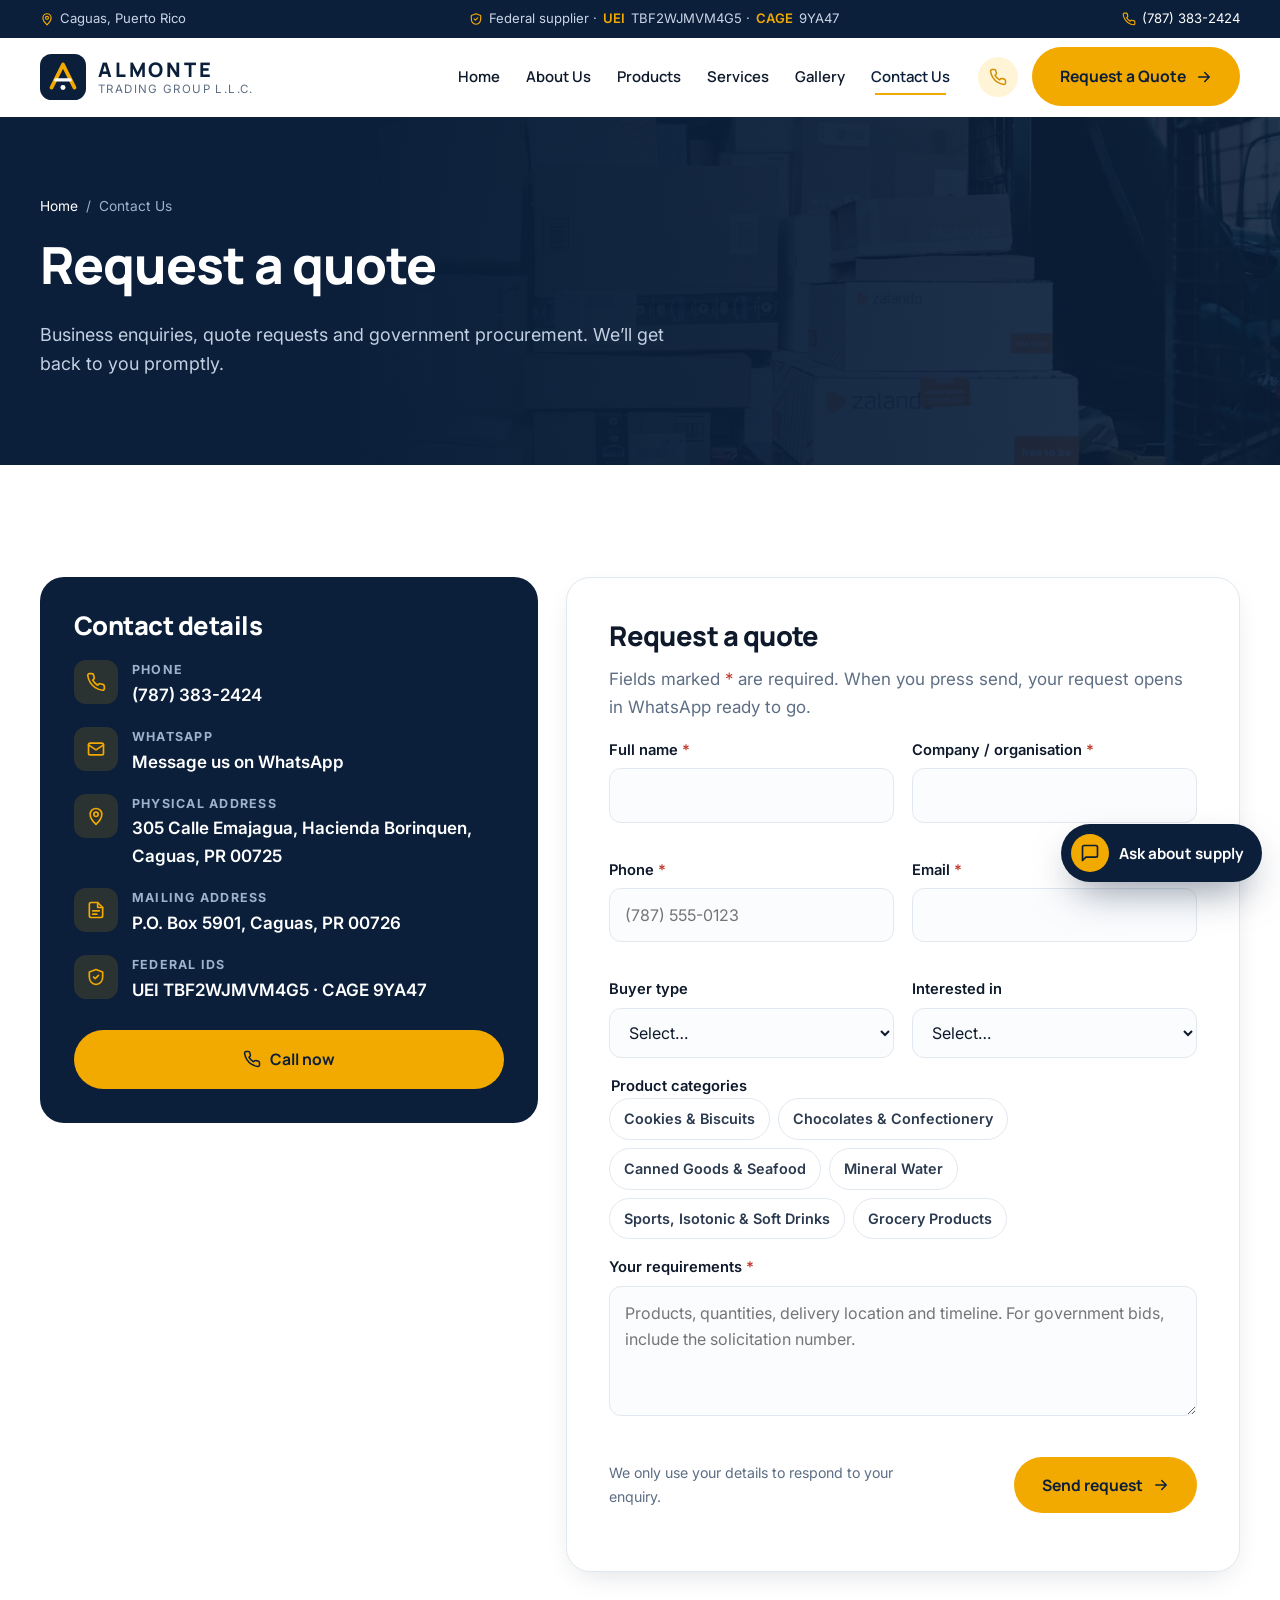
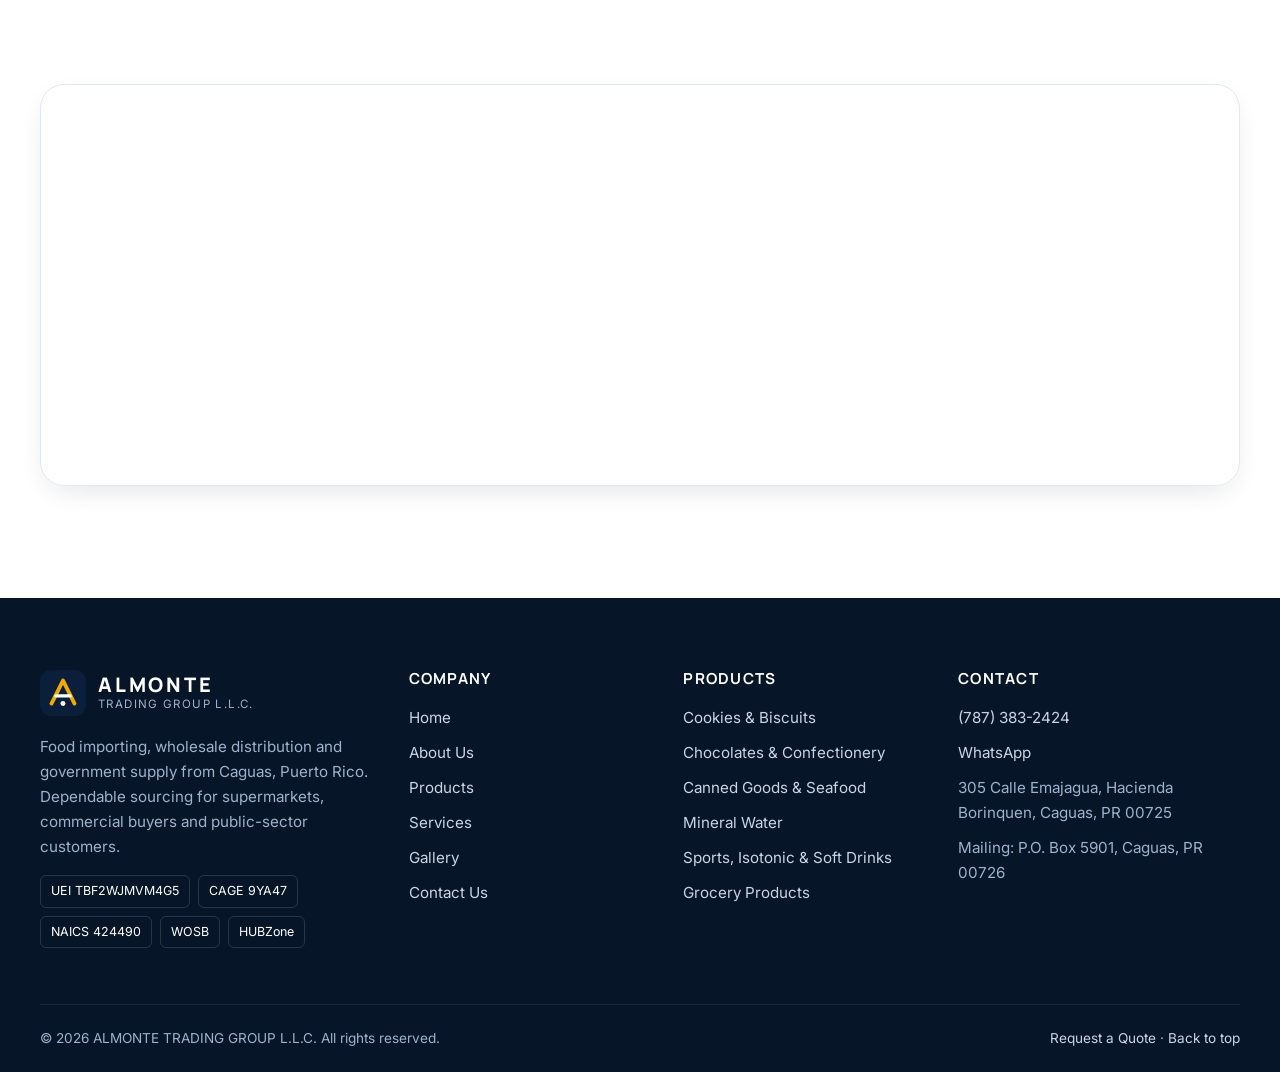
<file: almonte-trading-group/website/contact.html>
<!doctype html>
<html lang="en-US" class="no-js">
<head>
<meta charset="utf-8">
<meta name="viewport" content="width=device-width, initial-scale=1">
<title>Contact &amp; Request a Quote | Almonte Trading Group L.L.C.</title>
<meta name="description" content="Request a quote from Almonte Trading Group, Caguas, Puerto Rico. Call (787) 383-2424 or send your requirements online. UEI TBF2WJMVM4G5, CAGE 9YA47.">
<link rel="canonical" href="https://www.almontetradinggroup.com/contact.html">
<meta name="theme-color" content="#0b1f3a">
<meta property="og:type" content="website">
<meta property="og:site_name" content="Almonte Trading Group">
<meta property="og:title" content="Contact &amp; Request a Quote | Almonte Trading Group L.L.C.">
<meta property="og:description" content="Request a quote from Almonte Trading Group, Caguas, Puerto Rico. Call (787) 383-2424 or send your requirements online. UEI TBF2WJMVM4G5, CAGE 9YA47.">
<meta property="og:url" content="https://www.almontetradinggroup.com/contact.html">
<meta property="og:image" content="https://www.almontetradinggroup.com/og-image.jpg">
<meta property="og:locale" content="en_US">
<meta name="twitter:card" content="summary_large_image">
<link rel="icon" href="logo-mark.svg" type="image/svg+xml">
<link rel="manifest" href="site.webmanifest">
<link rel="preconnect" href="https://fonts.googleapis.com">
<link rel="preconnect" href="https://fonts.gstatic.com" crossorigin>
<link href="https://fonts.googleapis.com/css2?family=Manrope:wght@600;700;800&family=Inter:wght@400;500;600&display=swap" rel="stylesheet">
<link rel="stylesheet" href="styles.css">

<script type="application/ld+json">{"@context": "https://schema.org", "@type": "WholesaleStore", "name": "ALMONTE TRADING GROUP L.L.C.", "alternateName": "Almonte Trading Group", "description": "Puerto Rico food importing, wholesale distribution and government supply company.", "url": "https://www.almontetradinggroup.com", "telephone": "+17873832424", "foundingDate": "2022-07-18", "founder": {"@type": "Person", "name": "Awilda López", "jobTitle": "President"}, "address": {"@type": "PostalAddress", "streetAddress": "305 Calle Emajagua, Hacienda Borinquen", "addressLocality": "Caguas", "addressRegion": "PR", "postalCode": "00725", "addressCountry": "US"}, "areaServed": "Puerto Rico", "naics": "424490", "identifier": [{"@type": "PropertyValue", "propertyID": "UEI", "value": "TBF2WJMVM4G5"}, {"@type": "PropertyValue", "propertyID": "CAGE", "value": "9YA47"}], "image": "https://www.almontetradinggroup.com/og-image.jpg"}</script>
<script>window.SITE_BASE = "";</script>
<script defer src="site-config.js"></script>
<script defer src="main.js"></script>
<script defer src="chatbot.js"></script>
</head>
<body>
<a class="skip" href="#main">Skip to content</a>
<div class="strip"><div class="wrap">
  <span><svg viewBox="0 0 24 24" fill="none" stroke="currentColor" stroke-width="2" stroke-linecap="round" stroke-linejoin="round" aria-hidden="true"><path d="M12 22s7-6.2 7-12a7 7 0 0 0-14 0c0 5.8 7 12 7 12z"/><circle cx="12" cy="10" r="2.6"/></svg> Caguas, Puerto Rico</span>
  <span><svg viewBox="0 0 24 24" fill="none" stroke="currentColor" stroke-width="2" stroke-linecap="round" stroke-linejoin="round" aria-hidden="true"><path d="M12 3 4 6v6c0 5 3.4 8.4 8 9 4.6-.6 8-4 8-9V6z"/><path d="m9 12 2 2 4-4"/></svg> Federal supplier · <b>UEI</b> TBF2WJMVM4G5 · <b>CAGE</b> 9YA47</span>
  <span><svg viewBox="0 0 24 24" fill="none" stroke="currentColor" stroke-width="2" stroke-linecap="round" stroke-linejoin="round" aria-hidden="true"><path d="M22 16.9v3a2 2 0 0 1-2.2 2 19.8 19.8 0 0 1-8.6-3.1 19.5 19.5 0 0 1-6-6A19.8 19.8 0 0 1 2.1 4.2 2 2 0 0 1 4.1 2h3a2 2 0 0 1 2 1.7c.1.9.4 1.8.7 2.7a2 2 0 0 1-.5 2.1L8 9.8a16 16 0 0 0 6 6l1.3-1.3a2 2 0 0 1 2.1-.4c.9.3 1.8.6 2.7.7a2 2 0 0 1 1.7 2z"/></svg> <a href="tel:+17873832424">(787) 383-2424</a></span>
</div></div>
<header class="hdr">
  <div class="wrap hdr-in">
    <a class="logo" href="index.html" aria-label="Almonte Trading Group home"><svg viewBox="0 0 48 48" aria-hidden="true"><rect width="48" height="48" rx="12" fill="#0b1f3a"/><path d="M12 35 24 11l12 24" fill="none" stroke="#f2a900" stroke-width="4" stroke-linejoin="round" stroke-linecap="round"/><path d="M16.5 27h15" stroke="#fff" stroke-width="3.2" stroke-linecap="round"/><circle cx="24" cy="35" r="2.6" fill="#fff"/></svg><span><b>ALMONTE</b><small>Trading Group L.L.C.</small></span></a>
    <nav class="nav" id="nav" aria-label="Main"><ul><li><a href="index.html">Home</a></li><li><a href="about.html">About Us</a></li><li><a href="products.html">Products</a></li><li><a href="services.html">Services</a></li><li><a href="gallery.html">Gallery</a></li><li><a href="contact.html" aria-current="page">Contact Us</a></li><li class="nav-cta"><a class="btn btn-gold btn-block" href="contact.html#quote">Request a Quote <svg class="arr" viewBox="0 0 24 24" fill="none" stroke="currentColor" stroke-width="2" stroke-linecap="round" stroke-linejoin="round" aria-hidden="true"><path d="M5 12h14M13 6l6 6-6 6"/></svg></a></li></ul></nav>
    <div class="hdr-cta">
      <a class="hdr-phone" href="tel:+17873832424"><i><svg viewBox="0 0 24 24" fill="none" stroke="currentColor" stroke-width="2" stroke-linecap="round" stroke-linejoin="round" aria-hidden="true"><path d="M22 16.9v3a2 2 0 0 1-2.2 2 19.8 19.8 0 0 1-8.6-3.1 19.5 19.5 0 0 1-6-6A19.8 19.8 0 0 1 2.1 4.2 2 2 0 0 1 4.1 2h3a2 2 0 0 1 2 1.7c.1.9.4 1.8.7 2.7a2 2 0 0 1-.5 2.1L8 9.8a16 16 0 0 0 6 6l1.3-1.3a2 2 0 0 1 2.1-.4c.9.3 1.8.6 2.7.7a2 2 0 0 1 1.7 2z"/></svg></i><span><small>Call us</small>(787) 383-2424</span></a>
      <a class="btn btn-gold" href="contact.html#quote">Request a Quote <svg class="arr" viewBox="0 0 24 24" fill="none" stroke="currentColor" stroke-width="2" stroke-linecap="round" stroke-linejoin="round" aria-hidden="true"><path d="M5 12h14M13 6l6 6-6 6"/></svg></a>
      <button class="burger" aria-label="Open menu" aria-expanded="false" aria-controls="nav"><span></span><span></span><span></span></button>
    </div>
  </div>
</header>
<main id="main">
<section class="phero"><img src="boxes-stock.webp" alt="" width="1500" height="1000">
  <div class="wrap"><nav class="crumbs" aria-label="Breadcrumb"><a href="index.html">Home</a><span>/</span><span aria-current="page">Contact Us</span></nav>
  <h1 class="rv">Request a quote</h1><p class="rv d1">Business enquiries, quote requests and government procurement. We’ll get back to you promptly.</p></div></section>
<section class="sec" id="quote">
  <div class="wrap contact">
    <aside class="info rv rv-l">
      <h2>Contact details</h2>
      <ul>
        <li><i><svg viewBox="0 0 24 24" fill="none" stroke="currentColor" stroke-width="2" stroke-linecap="round" stroke-linejoin="round" aria-hidden="true"><path d="M22 16.9v3a2 2 0 0 1-2.2 2 19.8 19.8 0 0 1-8.6-3.1 19.5 19.5 0 0 1-6-6A19.8 19.8 0 0 1 2.1 4.2 2 2 0 0 1 4.1 2h3a2 2 0 0 1 2 1.7c.1.9.4 1.8.7 2.7a2 2 0 0 1-.5 2.1L8 9.8a16 16 0 0 0 6 6l1.3-1.3a2 2 0 0 1 2.1-.4c.9.3 1.8.6 2.7.7a2 2 0 0 1 1.7 2z"/></svg></i><div><small>Phone</small><a href="tel:+17873832424">(787) 383-2424</a></div></li>
        <li><i><svg viewBox="0 0 24 24" fill="none" stroke="currentColor" stroke-width="2" stroke-linecap="round" stroke-linejoin="round" aria-hidden="true"><rect x="3" y="5" width="18" height="14" rx="2"/><path d="m3 7 9 6 9-6"/></svg></i><div><small>WhatsApp</small><a href="https://wa.me/17873832424" target="_blank" rel="noopener">Message us on WhatsApp</a></div></li>
        <li><i><svg viewBox="0 0 24 24" fill="none" stroke="currentColor" stroke-width="2" stroke-linecap="round" stroke-linejoin="round" aria-hidden="true"><path d="M12 22s7-6.2 7-12a7 7 0 0 0-14 0c0 5.8 7 12 7 12z"/><circle cx="12" cy="10" r="2.6"/></svg></i><div><small>Physical address</small><strong>305 Calle Emajagua, Hacienda Borinquen, Caguas, PR 00725</strong></div></li>
        <li><i><svg viewBox="0 0 24 24" fill="none" stroke="currentColor" stroke-width="2" stroke-linecap="round" stroke-linejoin="round" aria-hidden="true"><path d="M14 3H6a2 2 0 0 0-2 2v14a2 2 0 0 0 2 2h12a2 2 0 0 0 2-2V9z"/><path d="M14 3v6h6M8 13h8M8 17h5"/></svg></i><div><small>Mailing address</small><strong>P.O. Box 5901, Caguas, PR 00726</strong></div></li>
        <li><i><svg viewBox="0 0 24 24" fill="none" stroke="currentColor" stroke-width="2" stroke-linecap="round" stroke-linejoin="round" aria-hidden="true"><path d="M12 3 4 6v6c0 5 3.4 8.4 8 9 4.6-.6 8-4 8-9V6z"/><path d="m9 12 2 2 4-4"/></svg></i><div><small>Federal IDs</small><strong>UEI TBF2WJMVM4G5 · CAGE 9YA47</strong></div></li>
      </ul>
      <a class="btn btn-gold btn-block" href="tel:+17873832424"><svg viewBox="0 0 24 24" fill="none" stroke="currentColor" stroke-width="2" stroke-linecap="round" stroke-linejoin="round" aria-hidden="true"><path d="M22 16.9v3a2 2 0 0 1-2.2 2 19.8 19.8 0 0 1-8.6-3.1 19.5 19.5 0 0 1-6-6A19.8 19.8 0 0 1 2.1 4.2 2 2 0 0 1 4.1 2h3a2 2 0 0 1 2 1.7c.1.9.4 1.8.7 2.7a2 2 0 0 1-.5 2.1L8 9.8a16 16 0 0 0 6 6l1.3-1.3a2 2 0 0 1 2.1-.4c.9.3 1.8.6 2.7.7a2 2 0 0 1 1.7 2z"/></svg> Call now</a>
    </aside>
    <div class="form-card rv rv-r">
      <h2>Request a quote</h2>
      <p style="color:var(--muted)">Fields marked <span class="req">*</span> are required. When you press send, your request opens in WhatsApp ready to go.</p>
      <form id="quote-form" novalidate>
        <div class="fgrid">
          <div class="f"><label for="name">Full name <span class="req">*</span></label><input id="name" name="name" autocomplete="name" required maxlength="80"><span class="err" role="alert"></span></div>
          <div class="f"><label for="company">Company / organisation <span class="req">*</span></label><input id="company" name="company" autocomplete="organization" required maxlength="120"><span class="err" role="alert"></span></div>
          <div class="f"><label for="phone">Phone <span class="req">*</span></label><input id="phone" name="phone" type="tel" autocomplete="tel" inputmode="tel" required maxlength="20" placeholder="(787) 555-0123"><span class="err" role="alert"></span></div>
          <div class="f"><label for="email">Email <span class="req">*</span></label><input id="email" name="email" type="email" autocomplete="email" required maxlength="120"><span class="err" role="alert"></span></div>
          <div class="f"><label for="buyer">Buyer type</label><select id="buyer" name="buyer"><option value="">Select…</option><option>Supermarket</option><option>Retail store</option><option>Government agency</option><option>Institutional buyer</option><option>Distributor / other</option></select></div>
          <div class="f"><label for="interest">Interested in</label><select id="interest" name="interest"><option value="">Select…</option><option value="wholesale">Wholesale Food Distribution</option><option value="importing">Food Importing & Sourcing</option><option value="government">Government & Institutional Supply</option><option value="partnerships">Commercial Supply Partnerships</option><option value="products">Product pricing</option></select></div>
          <fieldset class="f full"><legend>Product categories</legend><div class="checks"><label><input type="checkbox" name="categories" value="Cookies & Biscuits"><span>Cookies & Biscuits</span></label><label><input type="checkbox" name="categories" value="Chocolates & Confectionery"><span>Chocolates & Confectionery</span></label><label><input type="checkbox" name="categories" value="Canned Goods & Seafood"><span>Canned Goods & Seafood</span></label><label><input type="checkbox" name="categories" value="Mineral Water"><span>Mineral Water</span></label><label><input type="checkbox" name="categories" value="Sports, Isotonic & Soft Drinks"><span>Sports, Isotonic & Soft Drinks</span></label><label><input type="checkbox" name="categories" value="Grocery Products"><span>Grocery Products</span></label></div></fieldset>
          <div class="f full"><label for="message">Your requirements <span class="req">*</span></label><textarea id="message" name="message" required maxlength="2000" placeholder="Products, quantities, delivery location and timeline. For government bids, include the solicitation number."></textarea><span class="err" role="alert"></span></div>
          <div class="hp" aria-hidden="true"><label for="_hp">Leave empty</label><input id="_hp" name="_hp" tabindex="-1" autocomplete="off"></div>
        </div>
        <div class="form-foot"><small>We only use your details to respond to your enquiry.</small><button class="btn btn-gold" type="submit">Send request <svg class="arr" viewBox="0 0 24 24" fill="none" stroke="currentColor" stroke-width="2" stroke-linecap="round" stroke-linejoin="round" aria-hidden="true"><path d="M5 12h14M13 6l6 6-6 6"/></svg></button></div>
        <div class="status" role="status" aria-live="polite"></div>
      </form>
    </div>
  </div>
</section>
<section class="sec" style="padding-top:0"><div class="wrap"><div class="map rv"><iframe title="Map of Almonte Trading Group, Caguas, Puerto Rico" src="https://maps.google.com/maps?q=Calle%20Emajagua%2C%20Hacienda%20Borinquen%2C%20Caguas%2C%20PR%2000725&amp;z=14&amp;output=embed" loading="lazy" referrerpolicy="no-referrer-when-downgrade" allowfullscreen></iframe></div></div></section>
</main>
<footer class="foot">
  <div class="wrap foot-grid">
    <div>
      <a class="logo" href="index.html"><svg viewBox="0 0 48 48" aria-hidden="true"><rect width="48" height="48" rx="12" fill="#0b1f3a"/><path d="M12 35 24 11l12 24" fill="none" stroke="#f2a900" stroke-width="4" stroke-linejoin="round" stroke-linecap="round"/><path d="M16.5 27h15" stroke="#fff" stroke-width="3.2" stroke-linecap="round"/><circle cx="24" cy="35" r="2.6" fill="#fff"/></svg><span><b>ALMONTE</b><small>Trading Group L.L.C.</small></span></a>
      <p>Food importing, wholesale distribution and government supply from Caguas, Puerto Rico. Dependable sourcing for supermarkets, commercial buyers and public-sector customers.</p>
      <div class="ids"><span>UEI TBF2WJMVM4G5</span><span>CAGE 9YA47</span><span>NAICS 424490</span><span>WOSB</span><span>HUBZone</span></div>
    </div>
    <div><h4>Company</h4><ul><li><a href="index.html">Home</a></li><li><a href="about.html">About Us</a></li><li><a href="products.html">Products</a></li><li><a href="services.html">Services</a></li><li><a href="gallery.html">Gallery</a></li><li><a href="contact.html">Contact Us</a></li></ul></div>
    <div><h4>Products</h4><ul><li><a href="products.html#cookies">Cookies & Biscuits</a></li><li><a href="products.html#chocolates">Chocolates & Confectionery</a></li><li><a href="products.html#canned-seafood">Canned Goods & Seafood</a></li><li><a href="products.html#water">Mineral Water</a></li><li><a href="products.html#beverages">Sports, Isotonic & Soft Drinks</a></li><li><a href="products.html#grocery">Grocery Products</a></li></ul></div>
    <div><h4>Contact</h4><ul>
      <li><a href="tel:+17873832424">(787) 383-2424</a></li>
      <li><a href="https://wa.me/17873832424" target="_blank" rel="noopener">WhatsApp</a></li>
      <li>305 Calle Emajagua, Hacienda Borinquen, Caguas, PR 00725</li>
      <li>Mailing: P.O. Box 5901, Caguas, PR 00726</li>
    </ul></div>
  </div>
  <div class="wrap foot-bottom"><span>© <span data-year>2026</span> ALMONTE TRADING GROUP L.L.C. All rights reserved.</span><span><a href="contact.html#quote">Request a Quote</a> · <a href="#main">Back to top</a></span></div>
</footer>
<a class="fab-call" href="tel:+17873832424" aria-label="Call (787) 383-2424"><svg viewBox="0 0 24 24" fill="none" stroke="currentColor" stroke-width="2" stroke-linecap="round" stroke-linejoin="round" aria-hidden="true"><path d="M22 16.9v3a2 2 0 0 1-2.2 2 19.8 19.8 0 0 1-8.6-3.1 19.5 19.5 0 0 1-6-6A19.8 19.8 0 0 1 2.1 4.2 2 2 0 0 1 4.1 2h3a2 2 0 0 1 2 1.7c.1.9.4 1.8.7 2.7a2 2 0 0 1-.5 2.1L8 9.8a16 16 0 0 0 6 6l1.3-1.3a2 2 0 0 1 2.1-.4c.9.3 1.8.6 2.7.7a2 2 0 0 1 1.7 2z"/></svg></a>
</body>
</html>
</file>
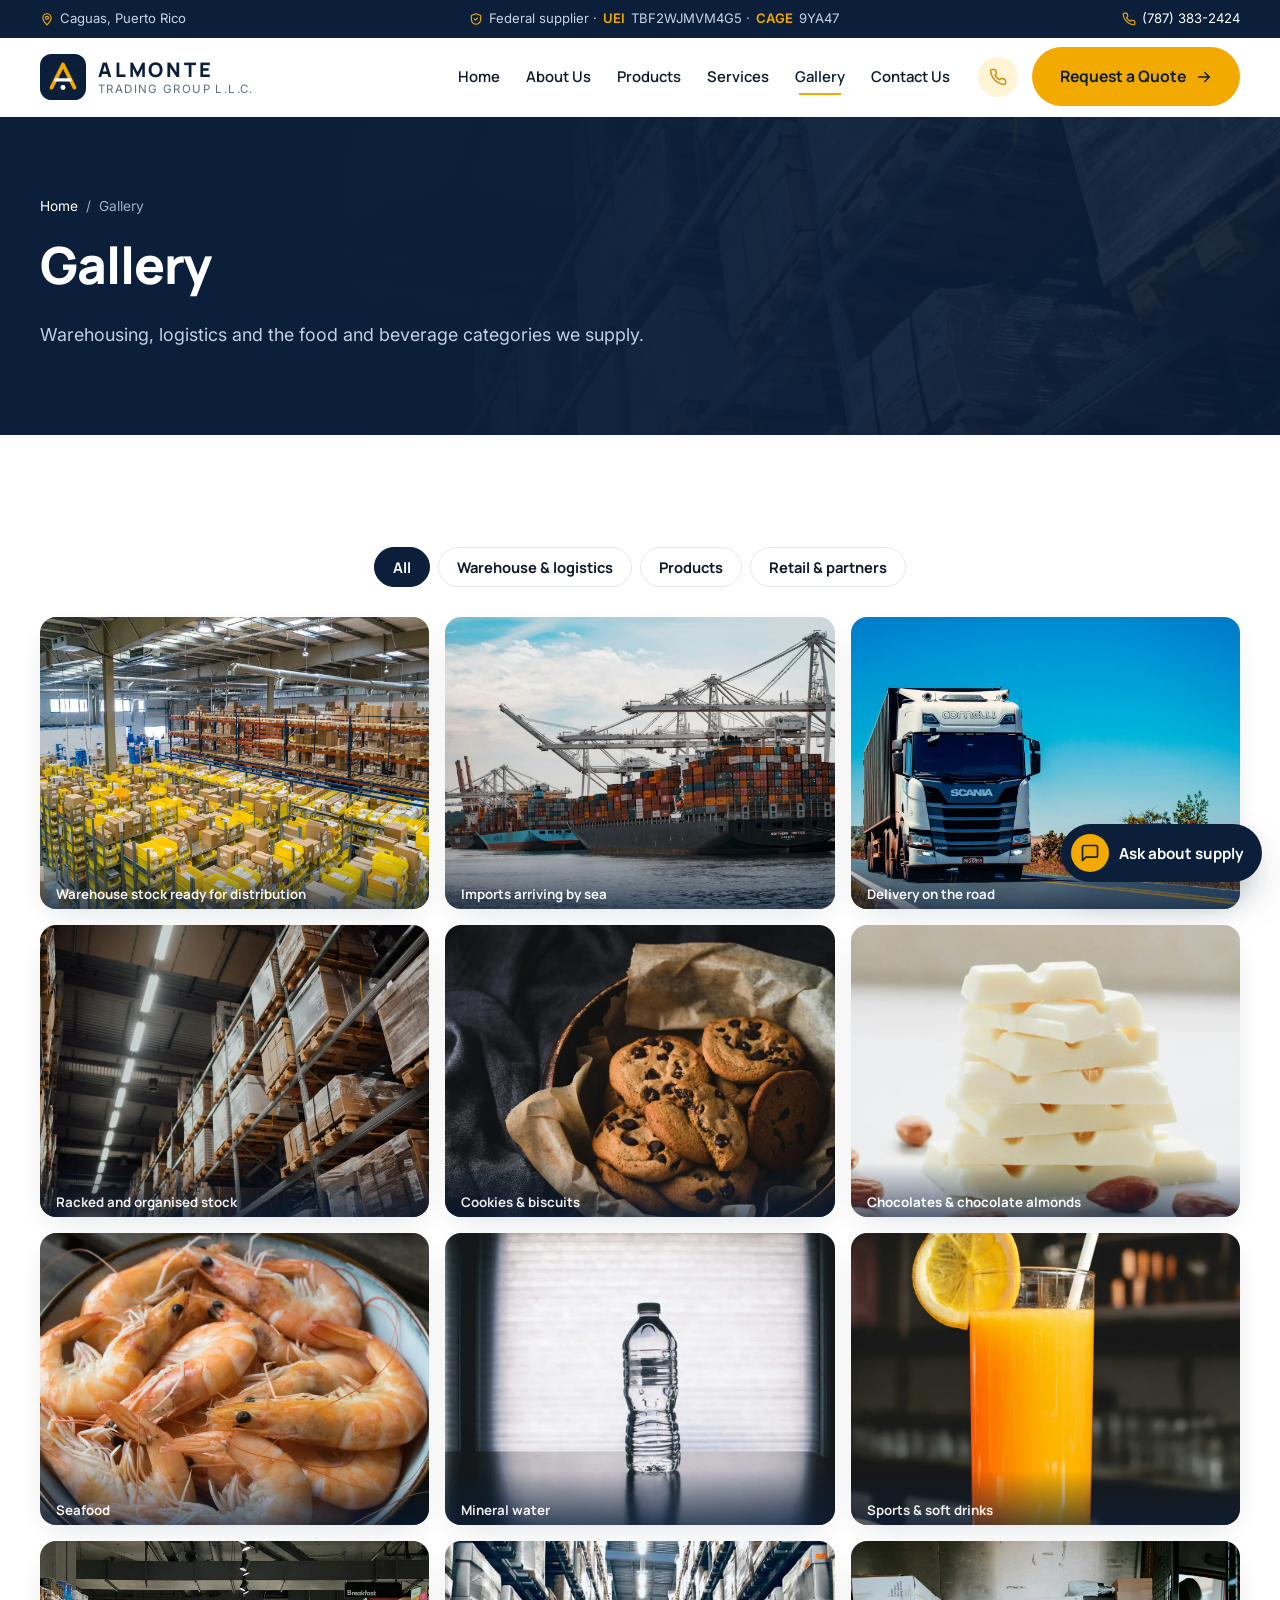
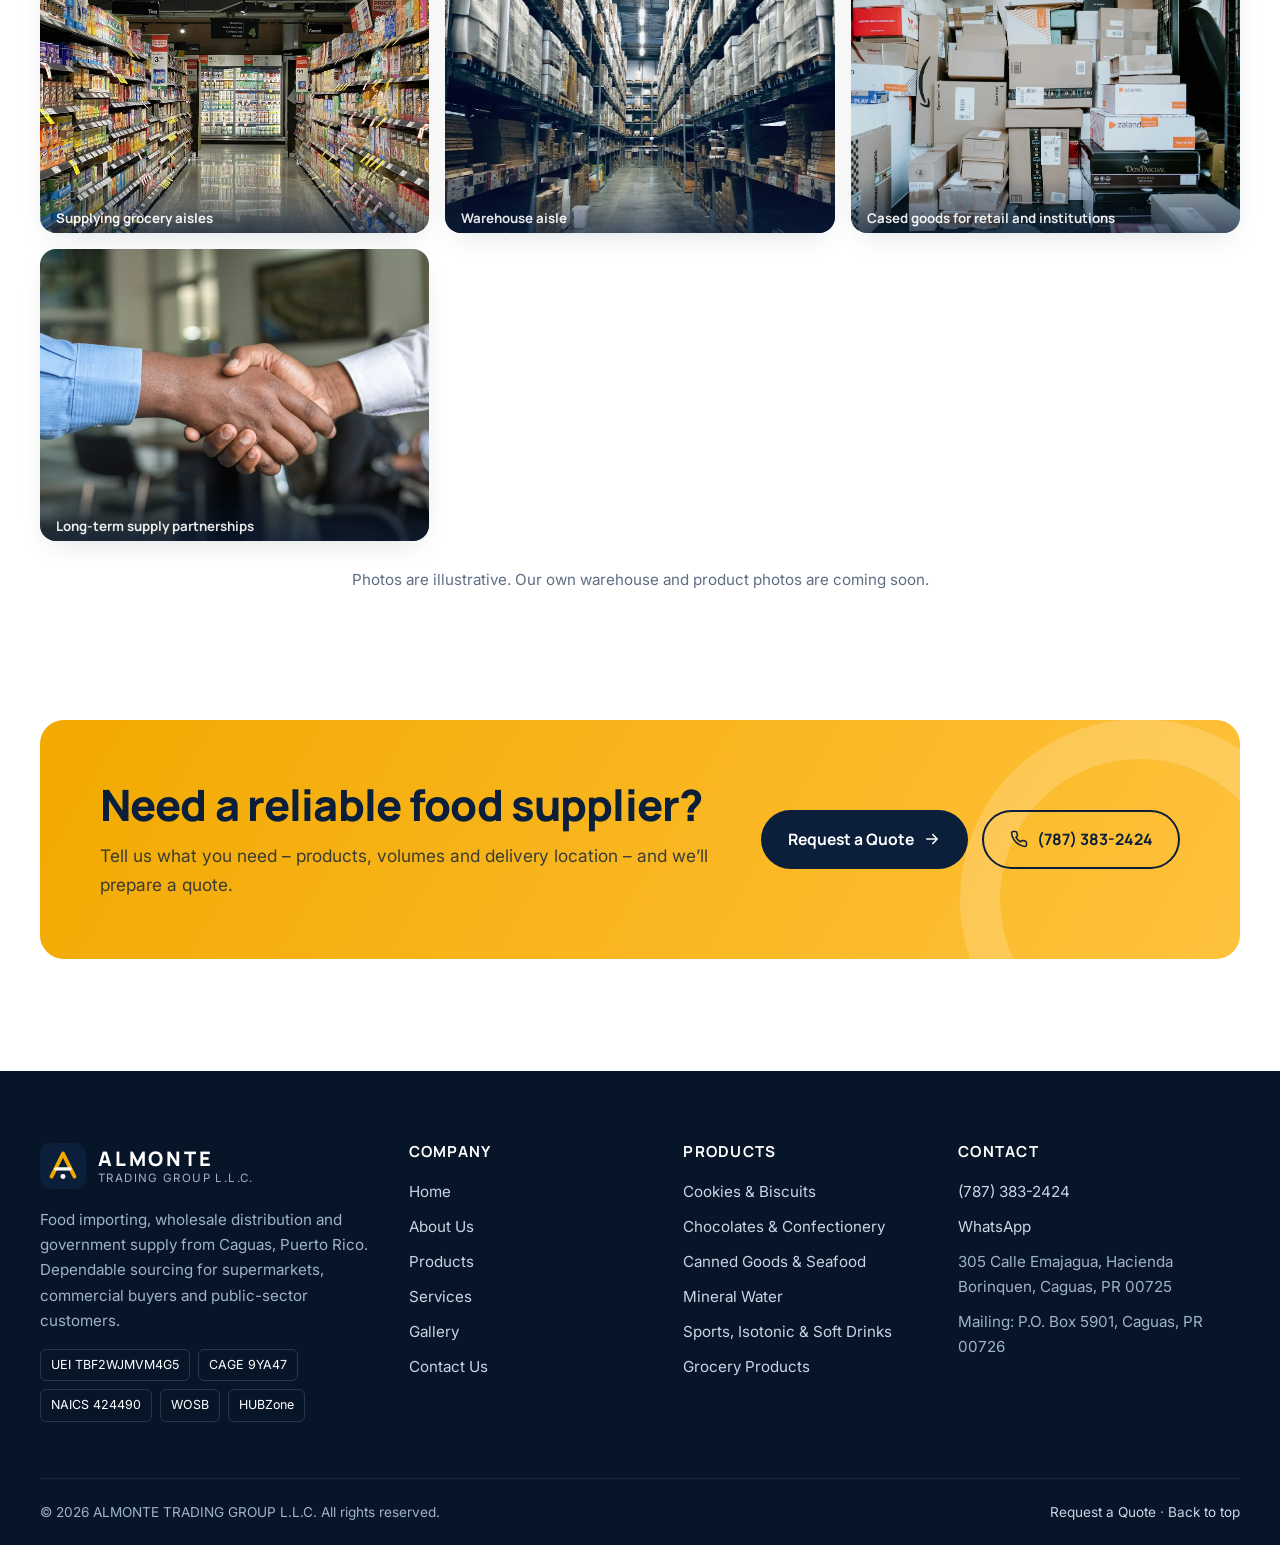
<file: almonte-trading-group/website/gallery.html>
<!doctype html>
<html lang="en-US" class="no-js">
<head>
<meta charset="utf-8">
<meta name="viewport" content="width=device-width, initial-scale=1">
<title>Gallery | Almonte Trading Group L.L.C.</title>
<meta name="description" content="Warehousing, logistics and the food and beverage categories Almonte Trading Group supplies across Puerto Rico.">
<link rel="canonical" href="https://www.almontetradinggroup.com/gallery.html">
<meta name="theme-color" content="#0b1f3a">
<meta property="og:type" content="website">
<meta property="og:site_name" content="Almonte Trading Group">
<meta property="og:title" content="Gallery | Almonte Trading Group L.L.C.">
<meta property="og:description" content="Warehousing, logistics and the food and beverage categories Almonte Trading Group supplies across Puerto Rico.">
<meta property="og:url" content="https://www.almontetradinggroup.com/gallery.html">
<meta property="og:image" content="https://www.almontetradinggroup.com/og-image.jpg">
<meta property="og:locale" content="en_US">
<meta name="twitter:card" content="summary_large_image">
<link rel="icon" href="logo-mark.svg" type="image/svg+xml">
<link rel="manifest" href="site.webmanifest">
<link rel="preconnect" href="https://fonts.googleapis.com">
<link rel="preconnect" href="https://fonts.gstatic.com" crossorigin>
<link href="https://fonts.googleapis.com/css2?family=Manrope:wght@600;700;800&family=Inter:wght@400;500;600&display=swap" rel="stylesheet">
<link rel="stylesheet" href="styles.css">

<script type="application/ld+json">{"@context": "https://schema.org", "@type": "WholesaleStore", "name": "ALMONTE TRADING GROUP L.L.C.", "alternateName": "Almonte Trading Group", "description": "Puerto Rico food importing, wholesale distribution and government supply company.", "url": "https://www.almontetradinggroup.com", "telephone": "+17873832424", "foundingDate": "2022-07-18", "founder": {"@type": "Person", "name": "Awilda López", "jobTitle": "President"}, "address": {"@type": "PostalAddress", "streetAddress": "305 Calle Emajagua, Hacienda Borinquen", "addressLocality": "Caguas", "addressRegion": "PR", "postalCode": "00725", "addressCountry": "US"}, "areaServed": "Puerto Rico", "naics": "424490", "identifier": [{"@type": "PropertyValue", "propertyID": "UEI", "value": "TBF2WJMVM4G5"}, {"@type": "PropertyValue", "propertyID": "CAGE", "value": "9YA47"}], "image": "https://www.almontetradinggroup.com/og-image.jpg"}</script>
<script>window.SITE_BASE = "";</script>
<script defer src="site-config.js"></script>
<script defer src="main.js"></script>
<script defer src="chatbot.js"></script>
</head>
<body>
<a class="skip" href="#main">Skip to content</a>
<div class="strip"><div class="wrap">
  <span><svg viewBox="0 0 24 24" fill="none" stroke="currentColor" stroke-width="2" stroke-linecap="round" stroke-linejoin="round" aria-hidden="true"><path d="M12 22s7-6.2 7-12a7 7 0 0 0-14 0c0 5.8 7 12 7 12z"/><circle cx="12" cy="10" r="2.6"/></svg> Caguas, Puerto Rico</span>
  <span><svg viewBox="0 0 24 24" fill="none" stroke="currentColor" stroke-width="2" stroke-linecap="round" stroke-linejoin="round" aria-hidden="true"><path d="M12 3 4 6v6c0 5 3.4 8.4 8 9 4.6-.6 8-4 8-9V6z"/><path d="m9 12 2 2 4-4"/></svg> Federal supplier · <b>UEI</b> TBF2WJMVM4G5 · <b>CAGE</b> 9YA47</span>
  <span><svg viewBox="0 0 24 24" fill="none" stroke="currentColor" stroke-width="2" stroke-linecap="round" stroke-linejoin="round" aria-hidden="true"><path d="M22 16.9v3a2 2 0 0 1-2.2 2 19.8 19.8 0 0 1-8.6-3.1 19.5 19.5 0 0 1-6-6A19.8 19.8 0 0 1 2.1 4.2 2 2 0 0 1 4.1 2h3a2 2 0 0 1 2 1.7c.1.9.4 1.8.7 2.7a2 2 0 0 1-.5 2.1L8 9.8a16 16 0 0 0 6 6l1.3-1.3a2 2 0 0 1 2.1-.4c.9.3 1.8.6 2.7.7a2 2 0 0 1 1.7 2z"/></svg> <a href="tel:+17873832424">(787) 383-2424</a></span>
</div></div>
<header class="hdr">
  <div class="wrap hdr-in">
    <a class="logo" href="index.html" aria-label="Almonte Trading Group home"><svg viewBox="0 0 48 48" aria-hidden="true"><rect width="48" height="48" rx="12" fill="#0b1f3a"/><path d="M12 35 24 11l12 24" fill="none" stroke="#f2a900" stroke-width="4" stroke-linejoin="round" stroke-linecap="round"/><path d="M16.5 27h15" stroke="#fff" stroke-width="3.2" stroke-linecap="round"/><circle cx="24" cy="35" r="2.6" fill="#fff"/></svg><span><b>ALMONTE</b><small>Trading Group L.L.C.</small></span></a>
    <nav class="nav" id="nav" aria-label="Main"><ul><li><a href="index.html">Home</a></li><li><a href="about.html">About Us</a></li><li><a href="products.html">Products</a></li><li><a href="services.html">Services</a></li><li><a href="gallery.html" aria-current="page">Gallery</a></li><li><a href="contact.html">Contact Us</a></li><li class="nav-cta"><a class="btn btn-gold btn-block" href="contact.html#quote">Request a Quote <svg class="arr" viewBox="0 0 24 24" fill="none" stroke="currentColor" stroke-width="2" stroke-linecap="round" stroke-linejoin="round" aria-hidden="true"><path d="M5 12h14M13 6l6 6-6 6"/></svg></a></li></ul></nav>
    <div class="hdr-cta">
      <a class="hdr-phone" href="tel:+17873832424"><i><svg viewBox="0 0 24 24" fill="none" stroke="currentColor" stroke-width="2" stroke-linecap="round" stroke-linejoin="round" aria-hidden="true"><path d="M22 16.9v3a2 2 0 0 1-2.2 2 19.8 19.8 0 0 1-8.6-3.1 19.5 19.5 0 0 1-6-6A19.8 19.8 0 0 1 2.1 4.2 2 2 0 0 1 4.1 2h3a2 2 0 0 1 2 1.7c.1.9.4 1.8.7 2.7a2 2 0 0 1-.5 2.1L8 9.8a16 16 0 0 0 6 6l1.3-1.3a2 2 0 0 1 2.1-.4c.9.3 1.8.6 2.7.7a2 2 0 0 1 1.7 2z"/></svg></i><span><small>Call us</small>(787) 383-2424</span></a>
      <a class="btn btn-gold" href="contact.html#quote">Request a Quote <svg class="arr" viewBox="0 0 24 24" fill="none" stroke="currentColor" stroke-width="2" stroke-linecap="round" stroke-linejoin="round" aria-hidden="true"><path d="M5 12h14M13 6l6 6-6 6"/></svg></a>
      <button class="burger" aria-label="Open menu" aria-expanded="false" aria-controls="nav"><span></span><span></span><span></span></button>
    </div>
  </div>
</header>
<main id="main">
<section class="phero"><img src="warehouse-racks.webp" alt="" width="1500" height="1000">
  <div class="wrap"><nav class="crumbs" aria-label="Breadcrumb"><a href="index.html">Home</a><span>/</span><span aria-current="page">Gallery</span></nav>
  <h1 class="rv">Gallery</h1><p class="rv d1">Warehousing, logistics and the food and beverage categories we supply.</p></div></section>
<section class="sec">
  <div class="wrap">
    <div class="g-filters rv" role="group" aria-label="Filter photos">
      <button class="on" data-f="all" aria-pressed="true">All</button><button data-f="logistics" aria-pressed="false">Warehouse &amp; logistics</button><button data-f="products" aria-pressed="false">Products</button><button data-f="retail" aria-pressed="false">Retail &amp; partners</button>
    </div>
    <div class="g-grid"><button class="g-item rv d1" data-cat="logistics" data-cap="Warehouse stock ready for distribution"><img src="hero-warehouse.webp" alt="Warehouse stock ready for distribution" loading="lazy"><span>Warehouse stock ready for distribution</span></button><button class="g-item rv d2" data-cat="logistics" data-cap="Imports arriving by sea"><img src="port-containers.webp" alt="Imports arriving by sea" loading="lazy"><span>Imports arriving by sea</span></button><button class="g-item rv d3" data-cat="logistics" data-cap="Delivery on the road"><img src="truck-road.webp" alt="Delivery on the road" loading="lazy"><span>Delivery on the road</span></button><button class="g-item rv d4" data-cat="logistics" data-cap="Racked and organised stock"><img src="warehouse-racks.webp" alt="Racked and organised stock" loading="lazy"><span>Racked and organised stock</span></button><button class="g-item rv d1" data-cat="products" data-cap="Cookies &amp; biscuits"><img src="cookies.webp" alt="Cookies &amp; biscuits" loading="lazy"><span>Cookies &amp; biscuits</span></button><button class="g-item rv d2" data-cat="products" data-cap="Chocolates &amp; chocolate almonds"><img src="chocolate-almonds.webp" alt="Chocolates &amp; chocolate almonds" loading="lazy"><span>Chocolates &amp; chocolate almonds</span></button><button class="g-item rv d3" data-cat="products" data-cap="Seafood"><img src="shrimp.webp" alt="Seafood" loading="lazy"><span>Seafood</span></button><button class="g-item rv d4" data-cat="products" data-cap="Mineral water"><img src="water-bottle.webp" alt="Mineral water" loading="lazy"><span>Mineral water</span></button><button class="g-item rv d1" data-cat="products" data-cap="Sports &amp; soft drinks"><img src="drinks.webp" alt="Sports &amp; soft drinks" loading="lazy"><span>Sports &amp; soft drinks</span></button><button class="g-item rv d2" data-cat="retail" data-cap="Supplying grocery aisles"><img src="grocery-aisle.webp" alt="Supplying grocery aisles" loading="lazy"><span>Supplying grocery aisles</span></button><button class="g-item rv d3" data-cat="logistics" data-cap="Warehouse aisle"><img src="warehouse-aisle.webp" alt="Warehouse aisle" loading="lazy"><span>Warehouse aisle</span></button><button class="g-item rv d4" data-cat="retail" data-cap="Cased goods for retail and institutions"><img src="boxes-stock.webp" alt="Cased goods for retail and institutions" loading="lazy"><span>Cased goods for retail and institutions</span></button><button class="g-item rv d1" data-cat="retail" data-cap="Long-term supply partnerships"><img src="handshake.webp" alt="Long-term supply partnerships" loading="lazy"><span>Long-term supply partnerships</span></button></div>
    <p class="rv" style="margin-top:26px;color:var(--muted);font-size:.95rem;text-align:center">Photos are illustrative. Our own warehouse and product photos are coming soon.</p>
  </div>
</section>
<div class="lightbox" hidden><button class="lb-x" aria-label="Close">&#10005;</button><figure><img alt=""><figcaption></figcaption></figure></div>
<section class="sec" style="padding-top:0"><div class="wrap"><div class="cta rv">
  <div><h2>Need a reliable food supplier?</h2><p>Tell us what you need – products, volumes and delivery location – and we’ll prepare a quote.</p></div>
  <div class="btn-row"><a class="btn" href="contact.html#quote">Request a Quote <svg class="arr" viewBox="0 0 24 24" fill="none" stroke="currentColor" stroke-width="2" stroke-linecap="round" stroke-linejoin="round" aria-hidden="true"><path d="M5 12h14M13 6l6 6-6 6"/></svg></a><a class="btn btn-line" href="tel:+17873832424"><svg viewBox="0 0 24 24" fill="none" stroke="currentColor" stroke-width="2" stroke-linecap="round" stroke-linejoin="round" aria-hidden="true"><path d="M22 16.9v3a2 2 0 0 1-2.2 2 19.8 19.8 0 0 1-8.6-3.1 19.5 19.5 0 0 1-6-6A19.8 19.8 0 0 1 2.1 4.2 2 2 0 0 1 4.1 2h3a2 2 0 0 1 2 1.7c.1.9.4 1.8.7 2.7a2 2 0 0 1-.5 2.1L8 9.8a16 16 0 0 0 6 6l1.3-1.3a2 2 0 0 1 2.1-.4c.9.3 1.8.6 2.7.7a2 2 0 0 1 1.7 2z"/></svg> (787) 383-2424</a></div>
</div></div></section>
</main>
<footer class="foot">
  <div class="wrap foot-grid">
    <div>
      <a class="logo" href="index.html"><svg viewBox="0 0 48 48" aria-hidden="true"><rect width="48" height="48" rx="12" fill="#0b1f3a"/><path d="M12 35 24 11l12 24" fill="none" stroke="#f2a900" stroke-width="4" stroke-linejoin="round" stroke-linecap="round"/><path d="M16.5 27h15" stroke="#fff" stroke-width="3.2" stroke-linecap="round"/><circle cx="24" cy="35" r="2.6" fill="#fff"/></svg><span><b>ALMONTE</b><small>Trading Group L.L.C.</small></span></a>
      <p>Food importing, wholesale distribution and government supply from Caguas, Puerto Rico. Dependable sourcing for supermarkets, commercial buyers and public-sector customers.</p>
      <div class="ids"><span>UEI TBF2WJMVM4G5</span><span>CAGE 9YA47</span><span>NAICS 424490</span><span>WOSB</span><span>HUBZone</span></div>
    </div>
    <div><h4>Company</h4><ul><li><a href="index.html">Home</a></li><li><a href="about.html">About Us</a></li><li><a href="products.html">Products</a></li><li><a href="services.html">Services</a></li><li><a href="gallery.html">Gallery</a></li><li><a href="contact.html">Contact Us</a></li></ul></div>
    <div><h4>Products</h4><ul><li><a href="products.html#cookies">Cookies & Biscuits</a></li><li><a href="products.html#chocolates">Chocolates & Confectionery</a></li><li><a href="products.html#canned-seafood">Canned Goods & Seafood</a></li><li><a href="products.html#water">Mineral Water</a></li><li><a href="products.html#beverages">Sports, Isotonic & Soft Drinks</a></li><li><a href="products.html#grocery">Grocery Products</a></li></ul></div>
    <div><h4>Contact</h4><ul>
      <li><a href="tel:+17873832424">(787) 383-2424</a></li>
      <li><a href="https://wa.me/17873832424" target="_blank" rel="noopener">WhatsApp</a></li>
      <li>305 Calle Emajagua, Hacienda Borinquen, Caguas, PR 00725</li>
      <li>Mailing: P.O. Box 5901, Caguas, PR 00726</li>
    </ul></div>
  </div>
  <div class="wrap foot-bottom"><span>© <span data-year>2026</span> ALMONTE TRADING GROUP L.L.C. All rights reserved.</span><span><a href="contact.html#quote">Request a Quote</a> · <a href="#main">Back to top</a></span></div>
</footer>
<a class="fab-call" href="tel:+17873832424" aria-label="Call (787) 383-2424"><svg viewBox="0 0 24 24" fill="none" stroke="currentColor" stroke-width="2" stroke-linecap="round" stroke-linejoin="round" aria-hidden="true"><path d="M22 16.9v3a2 2 0 0 1-2.2 2 19.8 19.8 0 0 1-8.6-3.1 19.5 19.5 0 0 1-6-6A19.8 19.8 0 0 1 2.1 4.2 2 2 0 0 1 4.1 2h3a2 2 0 0 1 2 1.7c.1.9.4 1.8.7 2.7a2 2 0 0 1-.5 2.1L8 9.8a16 16 0 0 0 6 6l1.3-1.3a2 2 0 0 1 2.1-.4c.9.3 1.8.6 2.7.7a2 2 0 0 1 1.7 2z"/></svg></a>
</body>
</html>
</file>
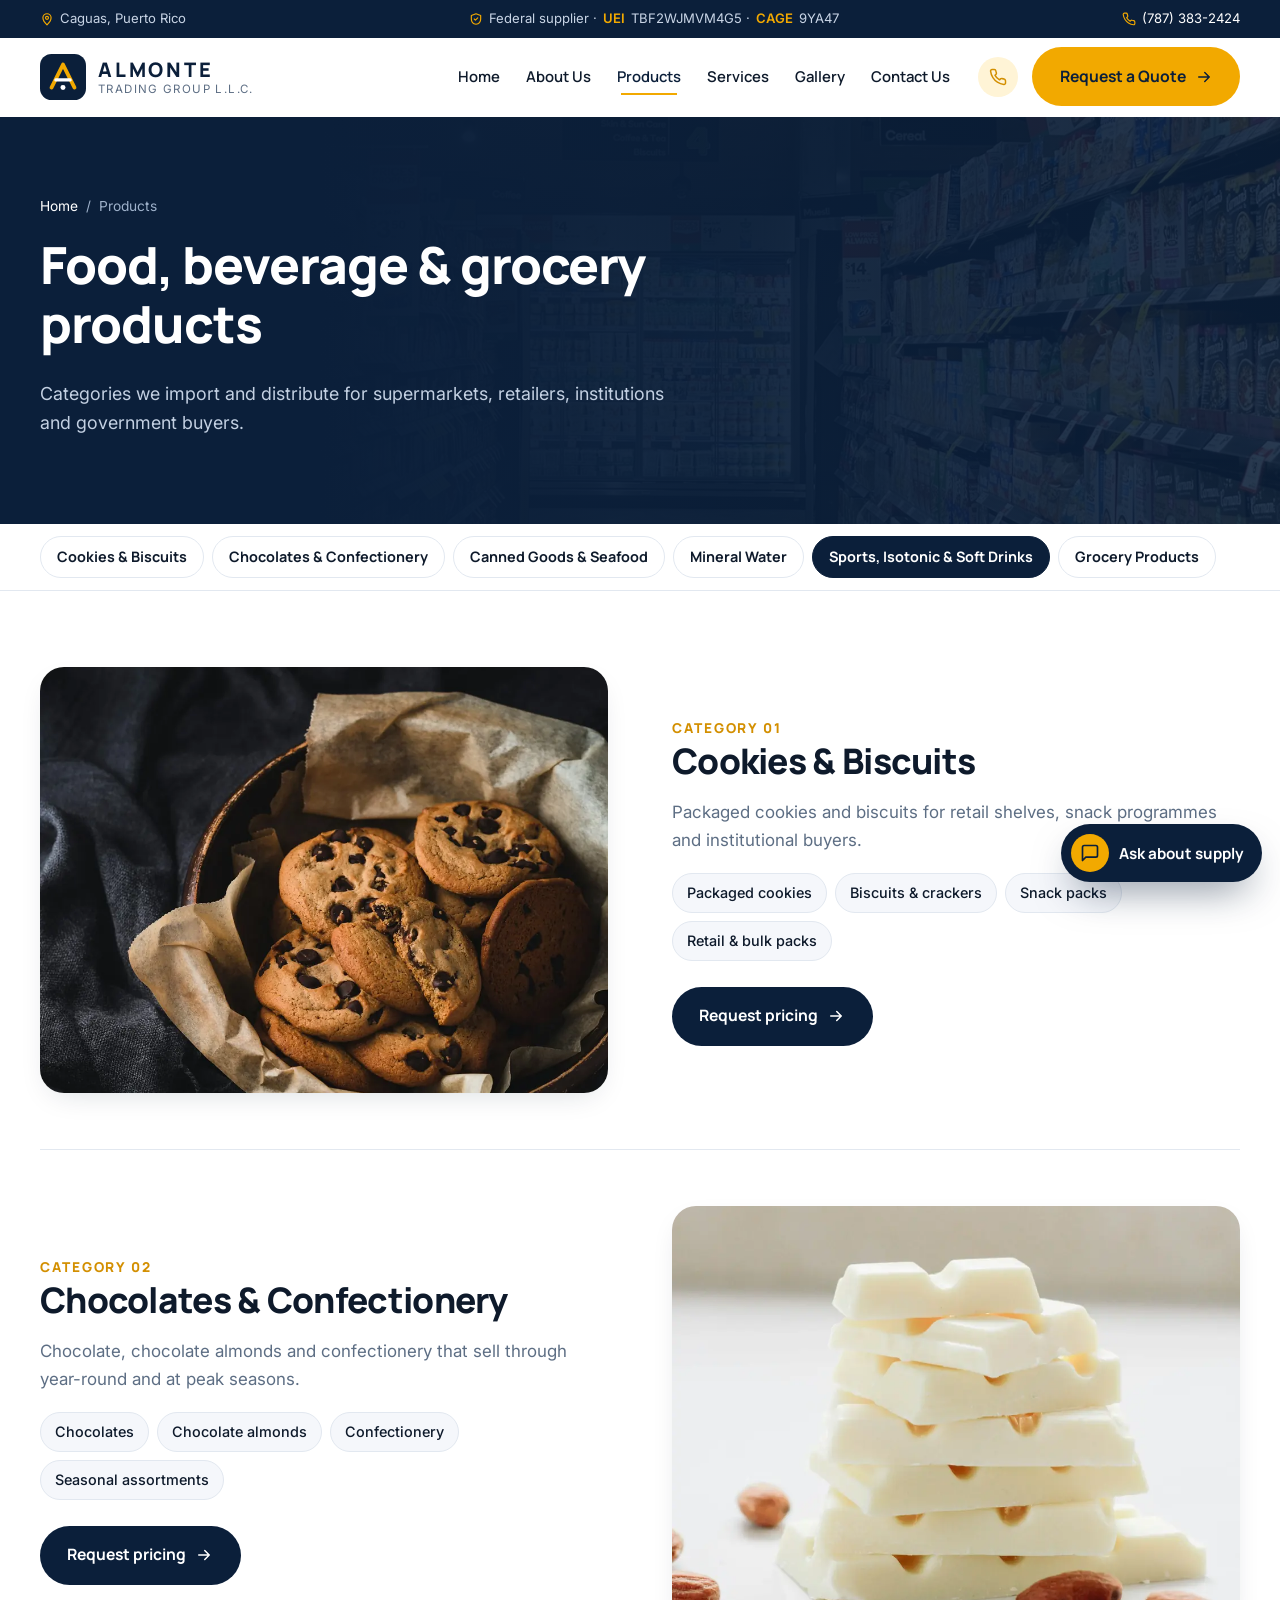
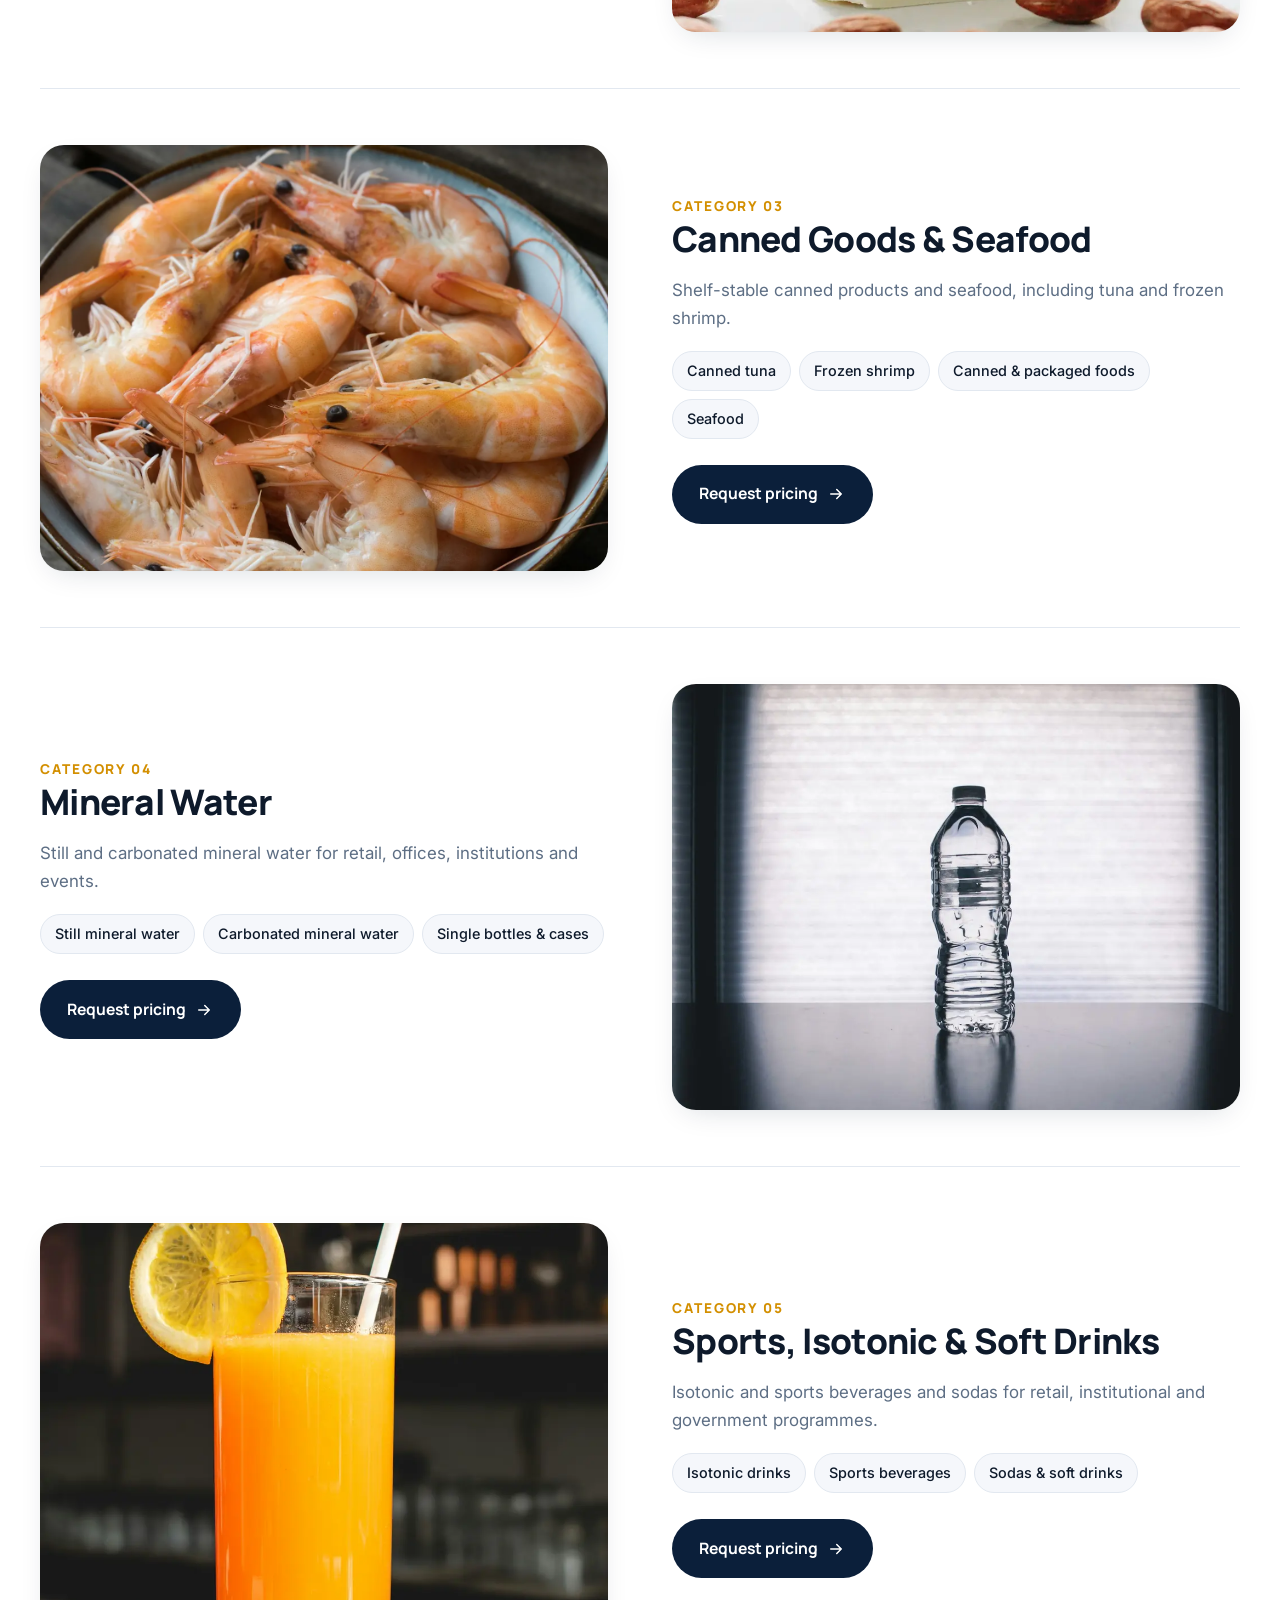
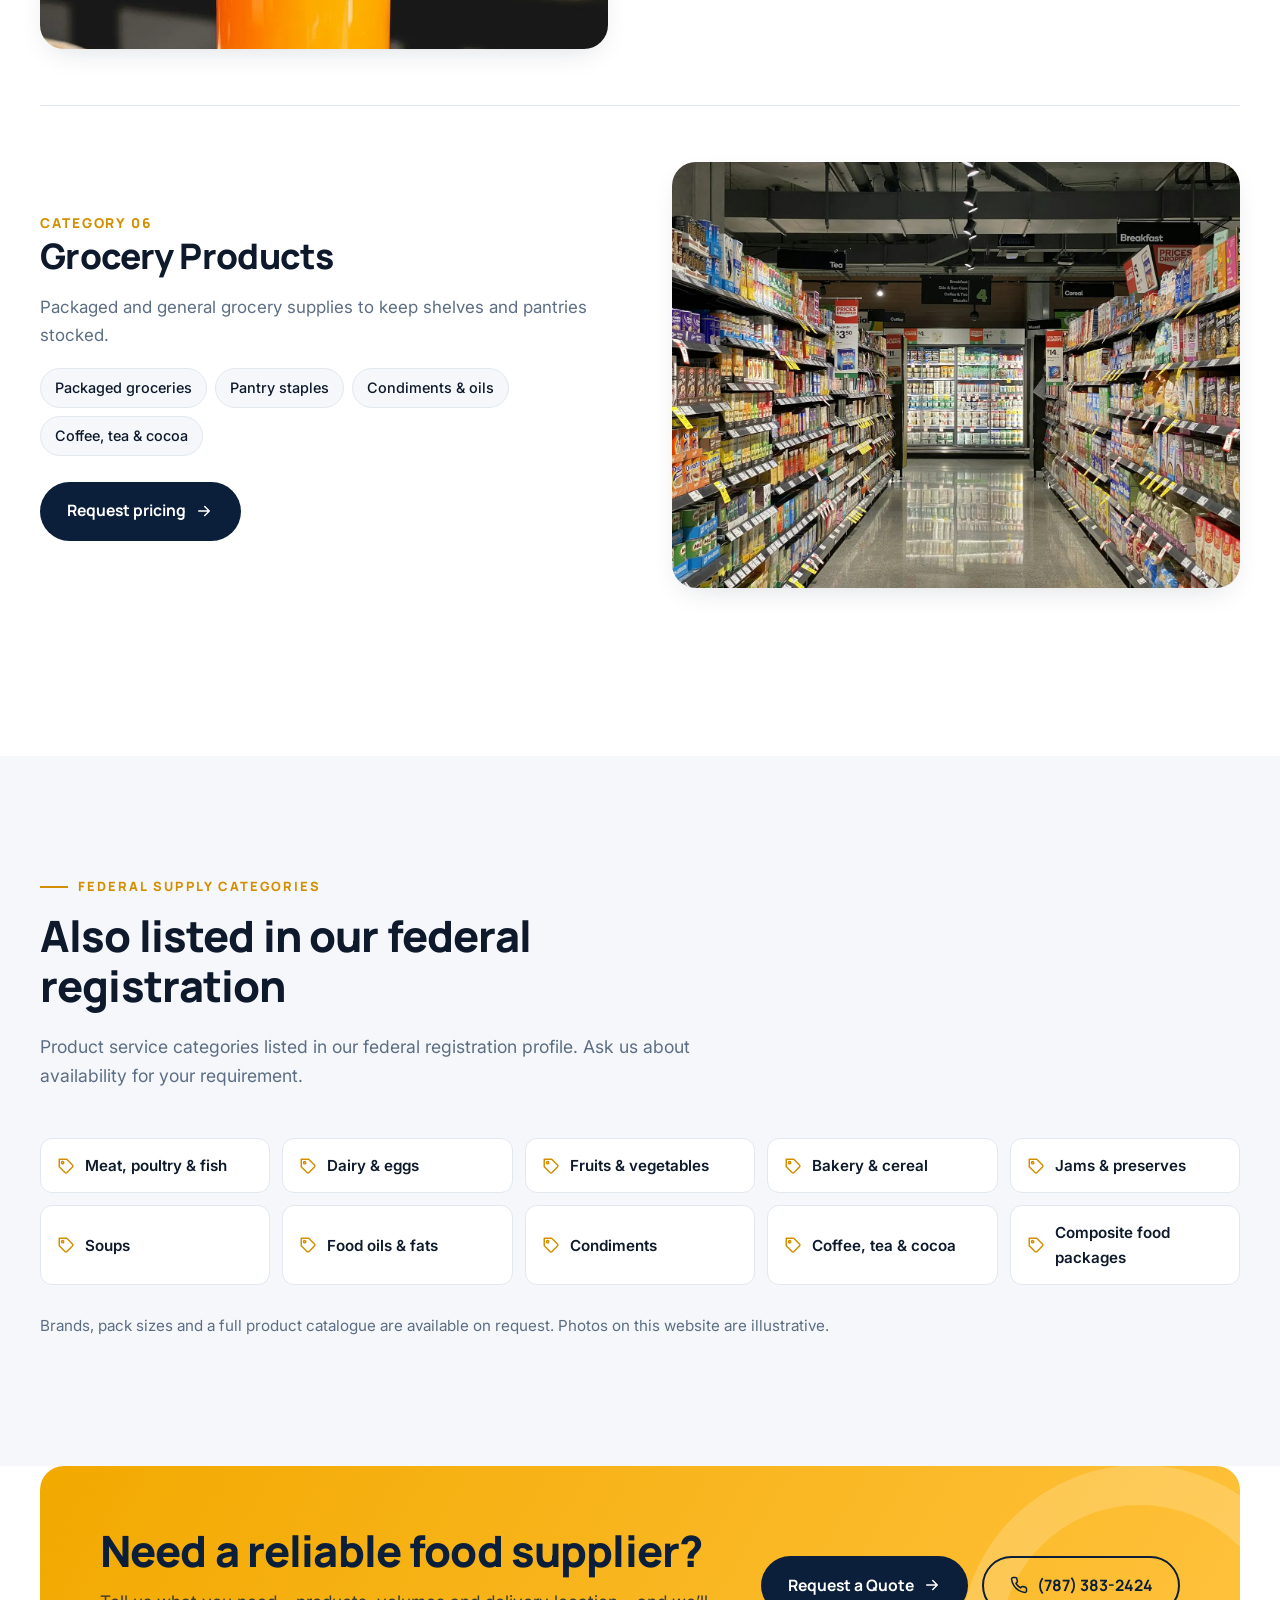
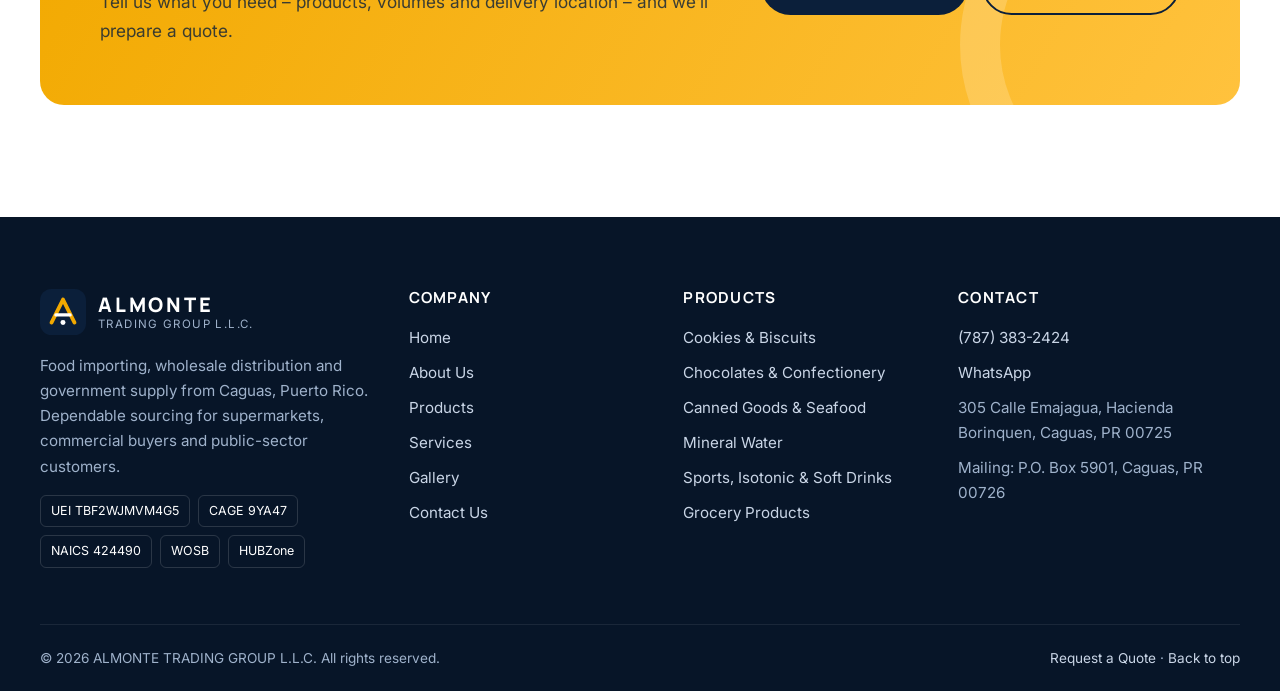
<file: almonte-trading-group/website/products.html>
<!doctype html>
<html lang="en-US" class="no-js">
<head>
<meta charset="utf-8">
<meta name="viewport" content="width=device-width, initial-scale=1">
<title>Products | Food, Beverages &amp; Grocery Wholesale – Almonte Trading Group</title>
<meta name="description" content="Cookies and biscuits, chocolates and confectionery, canned tuna and frozen shrimp, mineral water, isotonic and sports drinks, sodas and grocery products, supplied wholesale in Puerto Rico.">
<link rel="canonical" href="https://www.almontetradinggroup.com/products.html">
<meta name="theme-color" content="#0b1f3a">
<meta property="og:type" content="website">
<meta property="og:site_name" content="Almonte Trading Group">
<meta property="og:title" content="Products | Food, Beverages &amp; Grocery Wholesale – Almonte Trading Group">
<meta property="og:description" content="Cookies and biscuits, chocolates and confectionery, canned tuna and frozen shrimp, mineral water, isotonic and sports drinks, sodas and grocery products, supplied wholesale in Puerto Rico.">
<meta property="og:url" content="https://www.almontetradinggroup.com/products.html">
<meta property="og:image" content="https://www.almontetradinggroup.com/og-image.jpg">
<meta property="og:locale" content="en_US">
<meta name="twitter:card" content="summary_large_image">
<link rel="icon" href="logo-mark.svg" type="image/svg+xml">
<link rel="manifest" href="site.webmanifest">
<link rel="preconnect" href="https://fonts.googleapis.com">
<link rel="preconnect" href="https://fonts.gstatic.com" crossorigin>
<link href="https://fonts.googleapis.com/css2?family=Manrope:wght@600;700;800&family=Inter:wght@400;500;600&display=swap" rel="stylesheet">
<link rel="stylesheet" href="styles.css">

<script type="application/ld+json">{"@context": "https://schema.org", "@type": "WholesaleStore", "name": "ALMONTE TRADING GROUP L.L.C.", "alternateName": "Almonte Trading Group", "description": "Puerto Rico food importing, wholesale distribution and government supply company.", "url": "https://www.almontetradinggroup.com", "telephone": "+17873832424", "foundingDate": "2022-07-18", "founder": {"@type": "Person", "name": "Awilda López", "jobTitle": "President"}, "address": {"@type": "PostalAddress", "streetAddress": "305 Calle Emajagua, Hacienda Borinquen", "addressLocality": "Caguas", "addressRegion": "PR", "postalCode": "00725", "addressCountry": "US"}, "areaServed": "Puerto Rico", "naics": "424490", "identifier": [{"@type": "PropertyValue", "propertyID": "UEI", "value": "TBF2WJMVM4G5"}, {"@type": "PropertyValue", "propertyID": "CAGE", "value": "9YA47"}], "image": "https://www.almontetradinggroup.com/og-image.jpg"}</script>
<script>window.SITE_BASE = "";</script>
<script defer src="site-config.js"></script>
<script defer src="main.js"></script>
<script defer src="chatbot.js"></script>
</head>
<body>
<a class="skip" href="#main">Skip to content</a>
<div class="strip"><div class="wrap">
  <span><svg viewBox="0 0 24 24" fill="none" stroke="currentColor" stroke-width="2" stroke-linecap="round" stroke-linejoin="round" aria-hidden="true"><path d="M12 22s7-6.2 7-12a7 7 0 0 0-14 0c0 5.8 7 12 7 12z"/><circle cx="12" cy="10" r="2.6"/></svg> Caguas, Puerto Rico</span>
  <span><svg viewBox="0 0 24 24" fill="none" stroke="currentColor" stroke-width="2" stroke-linecap="round" stroke-linejoin="round" aria-hidden="true"><path d="M12 3 4 6v6c0 5 3.4 8.4 8 9 4.6-.6 8-4 8-9V6z"/><path d="m9 12 2 2 4-4"/></svg> Federal supplier · <b>UEI</b> TBF2WJMVM4G5 · <b>CAGE</b> 9YA47</span>
  <span><svg viewBox="0 0 24 24" fill="none" stroke="currentColor" stroke-width="2" stroke-linecap="round" stroke-linejoin="round" aria-hidden="true"><path d="M22 16.9v3a2 2 0 0 1-2.2 2 19.8 19.8 0 0 1-8.6-3.1 19.5 19.5 0 0 1-6-6A19.8 19.8 0 0 1 2.1 4.2 2 2 0 0 1 4.1 2h3a2 2 0 0 1 2 1.7c.1.9.4 1.8.7 2.7a2 2 0 0 1-.5 2.1L8 9.8a16 16 0 0 0 6 6l1.3-1.3a2 2 0 0 1 2.1-.4c.9.3 1.8.6 2.7.7a2 2 0 0 1 1.7 2z"/></svg> <a href="tel:+17873832424">(787) 383-2424</a></span>
</div></div>
<header class="hdr">
  <div class="wrap hdr-in">
    <a class="logo" href="index.html" aria-label="Almonte Trading Group home"><svg viewBox="0 0 48 48" aria-hidden="true"><rect width="48" height="48" rx="12" fill="#0b1f3a"/><path d="M12 35 24 11l12 24" fill="none" stroke="#f2a900" stroke-width="4" stroke-linejoin="round" stroke-linecap="round"/><path d="M16.5 27h15" stroke="#fff" stroke-width="3.2" stroke-linecap="round"/><circle cx="24" cy="35" r="2.6" fill="#fff"/></svg><span><b>ALMONTE</b><small>Trading Group L.L.C.</small></span></a>
    <nav class="nav" id="nav" aria-label="Main"><ul><li><a href="index.html">Home</a></li><li><a href="about.html">About Us</a></li><li><a href="products.html" aria-current="page">Products</a></li><li><a href="services.html">Services</a></li><li><a href="gallery.html">Gallery</a></li><li><a href="contact.html">Contact Us</a></li><li class="nav-cta"><a class="btn btn-gold btn-block" href="contact.html#quote">Request a Quote <svg class="arr" viewBox="0 0 24 24" fill="none" stroke="currentColor" stroke-width="2" stroke-linecap="round" stroke-linejoin="round" aria-hidden="true"><path d="M5 12h14M13 6l6 6-6 6"/></svg></a></li></ul></nav>
    <div class="hdr-cta">
      <a class="hdr-phone" href="tel:+17873832424"><i><svg viewBox="0 0 24 24" fill="none" stroke="currentColor" stroke-width="2" stroke-linecap="round" stroke-linejoin="round" aria-hidden="true"><path d="M22 16.9v3a2 2 0 0 1-2.2 2 19.8 19.8 0 0 1-8.6-3.1 19.5 19.5 0 0 1-6-6A19.8 19.8 0 0 1 2.1 4.2 2 2 0 0 1 4.1 2h3a2 2 0 0 1 2 1.7c.1.9.4 1.8.7 2.7a2 2 0 0 1-.5 2.1L8 9.8a16 16 0 0 0 6 6l1.3-1.3a2 2 0 0 1 2.1-.4c.9.3 1.8.6 2.7.7a2 2 0 0 1 1.7 2z"/></svg></i><span><small>Call us</small>(787) 383-2424</span></a>
      <a class="btn btn-gold" href="contact.html#quote">Request a Quote <svg class="arr" viewBox="0 0 24 24" fill="none" stroke="currentColor" stroke-width="2" stroke-linecap="round" stroke-linejoin="round" aria-hidden="true"><path d="M5 12h14M13 6l6 6-6 6"/></svg></a>
      <button class="burger" aria-label="Open menu" aria-expanded="false" aria-controls="nav"><span></span><span></span><span></span></button>
    </div>
  </div>
</header>
<main id="main">
<section class="phero"><img src="grocery-aisle.webp" alt="" width="1500" height="1000">
  <div class="wrap"><nav class="crumbs" aria-label="Breadcrumb"><a href="index.html">Home</a><span>/</span><span aria-current="page">Products</span></nav>
  <h1 class="rv">Food, beverage &amp; grocery products</h1><p class="rv d1">Categories we import and distribute for supermarkets, retailers, institutions and government buyers.</p></div></section>
<div class="cat-nav"><div class="wrap"><a href="#cookies">Cookies & Biscuits</a><a href="#chocolates">Chocolates & Confectionery</a><a href="#canned-seafood">Canned Goods & Seafood</a><a href="#water">Mineral Water</a><a href="#beverages">Sports, Isotonic & Soft Drinks</a><a href="#grocery">Grocery Products</a></div></div>
<section class="sec" style="padding-top:20px"><div class="wrap"><article class="cat" id="cookies">
      <div class="cat-img rv"><img src="cookies.webp" alt="Cookies & Biscuits" loading="lazy"></div>
      <div class="rv d1"><span class="cnum">CATEGORY 01</span><h2 style="font-size:clamp(1.6rem,3vw,2.2rem)">Cookies & Biscuits</h2><p style="color:var(--muted);font-size:1.06rem">Packaged cookies and biscuits for retail shelves, snack programmes and institutional buyers.</p>
        <div class="chips"><span>Packaged cookies</span><span>Biscuits & crackers</span><span>Snack packs</span><span>Retail & bulk packs</span></div>
        <a class="btn" href="contact.html?service=products#quote">Request pricing <svg class="arr" viewBox="0 0 24 24" fill="none" stroke="currentColor" stroke-width="2" stroke-linecap="round" stroke-linejoin="round" aria-hidden="true"><path d="M5 12h14M13 6l6 6-6 6"/></svg></a></div>
    </article><article class="cat" id="chocolates">
      <div class="cat-img rv"><img src="chocolate-almonds.webp" alt="Chocolates & Confectionery" loading="lazy"></div>
      <div class="rv d1"><span class="cnum">CATEGORY 02</span><h2 style="font-size:clamp(1.6rem,3vw,2.2rem)">Chocolates & Confectionery</h2><p style="color:var(--muted);font-size:1.06rem">Chocolate, chocolate almonds and confectionery that sell through year-round and at peak seasons.</p>
        <div class="chips"><span>Chocolates</span><span>Chocolate almonds</span><span>Confectionery</span><span>Seasonal assortments</span></div>
        <a class="btn" href="contact.html?service=products#quote">Request pricing <svg class="arr" viewBox="0 0 24 24" fill="none" stroke="currentColor" stroke-width="2" stroke-linecap="round" stroke-linejoin="round" aria-hidden="true"><path d="M5 12h14M13 6l6 6-6 6"/></svg></a></div>
    </article><article class="cat" id="canned-seafood">
      <div class="cat-img rv"><img src="shrimp.webp" alt="Canned Goods & Seafood" loading="lazy"></div>
      <div class="rv d1"><span class="cnum">CATEGORY 03</span><h2 style="font-size:clamp(1.6rem,3vw,2.2rem)">Canned Goods & Seafood</h2><p style="color:var(--muted);font-size:1.06rem">Shelf-stable canned products and seafood, including tuna and frozen shrimp.</p>
        <div class="chips"><span>Canned tuna</span><span>Frozen shrimp</span><span>Canned & packaged foods</span><span>Seafood</span></div>
        <a class="btn" href="contact.html?service=products#quote">Request pricing <svg class="arr" viewBox="0 0 24 24" fill="none" stroke="currentColor" stroke-width="2" stroke-linecap="round" stroke-linejoin="round" aria-hidden="true"><path d="M5 12h14M13 6l6 6-6 6"/></svg></a></div>
    </article><article class="cat" id="water">
      <div class="cat-img rv"><img src="water-bottle.webp" alt="Mineral Water" loading="lazy"></div>
      <div class="rv d1"><span class="cnum">CATEGORY 04</span><h2 style="font-size:clamp(1.6rem,3vw,2.2rem)">Mineral Water</h2><p style="color:var(--muted);font-size:1.06rem">Still and carbonated mineral water for retail, offices, institutions and events.</p>
        <div class="chips"><span>Still mineral water</span><span>Carbonated mineral water</span><span>Single bottles & cases</span></div>
        <a class="btn" href="contact.html?service=products#quote">Request pricing <svg class="arr" viewBox="0 0 24 24" fill="none" stroke="currentColor" stroke-width="2" stroke-linecap="round" stroke-linejoin="round" aria-hidden="true"><path d="M5 12h14M13 6l6 6-6 6"/></svg></a></div>
    </article><article class="cat" id="beverages">
      <div class="cat-img rv"><img src="drinks.webp" alt="Sports, Isotonic & Soft Drinks" loading="lazy"></div>
      <div class="rv d1"><span class="cnum">CATEGORY 05</span><h2 style="font-size:clamp(1.6rem,3vw,2.2rem)">Sports, Isotonic & Soft Drinks</h2><p style="color:var(--muted);font-size:1.06rem">Isotonic and sports beverages and sodas for retail, institutional and government programmes.</p>
        <div class="chips"><span>Isotonic drinks</span><span>Sports beverages</span><span>Sodas & soft drinks</span></div>
        <a class="btn" href="contact.html?service=products#quote">Request pricing <svg class="arr" viewBox="0 0 24 24" fill="none" stroke="currentColor" stroke-width="2" stroke-linecap="round" stroke-linejoin="round" aria-hidden="true"><path d="M5 12h14M13 6l6 6-6 6"/></svg></a></div>
    </article><article class="cat" id="grocery">
      <div class="cat-img rv"><img src="grocery-aisle.webp" alt="Grocery Products" loading="lazy"></div>
      <div class="rv d1"><span class="cnum">CATEGORY 06</span><h2 style="font-size:clamp(1.6rem,3vw,2.2rem)">Grocery Products</h2><p style="color:var(--muted);font-size:1.06rem">Packaged and general grocery supplies to keep shelves and pantries stocked.</p>
        <div class="chips"><span>Packaged groceries</span><span>Pantry staples</span><span>Condiments & oils</span><span>Coffee, tea & cocoa</span></div>
        <a class="btn" href="contact.html?service=products#quote">Request pricing <svg class="arr" viewBox="0 0 24 24" fill="none" stroke="currentColor" stroke-width="2" stroke-linecap="round" stroke-linejoin="round" aria-hidden="true"><path d="M5 12h14M13 6l6 6-6 6"/></svg></a></div>
    </article></div></section>
<section class="sec sec-soft">
  <div class="wrap">
    <div class="sec-head rv"><span class="kicker">Federal supply categories</span><h2>Also listed in our federal registration</h2><p>Product service categories listed in our federal registration profile. Ask us about availability for your requirement.</p></div>
    <div class="psc rv"><span><svg viewBox="0 0 24 24" fill="none" stroke="currentColor" stroke-width="2" stroke-linecap="round" stroke-linejoin="round" aria-hidden="true"><path d="M20.6 13.4 13.4 20.6a2 2 0 0 1-2.8 0L3 13V3h10l7.6 7.6a2 2 0 0 1 0 2.8z"/><circle cx="7.5" cy="7.5" r="1.5"/></svg>Meat, poultry & fish</span><span><svg viewBox="0 0 24 24" fill="none" stroke="currentColor" stroke-width="2" stroke-linecap="round" stroke-linejoin="round" aria-hidden="true"><path d="M20.6 13.4 13.4 20.6a2 2 0 0 1-2.8 0L3 13V3h10l7.6 7.6a2 2 0 0 1 0 2.8z"/><circle cx="7.5" cy="7.5" r="1.5"/></svg>Dairy & eggs</span><span><svg viewBox="0 0 24 24" fill="none" stroke="currentColor" stroke-width="2" stroke-linecap="round" stroke-linejoin="round" aria-hidden="true"><path d="M20.6 13.4 13.4 20.6a2 2 0 0 1-2.8 0L3 13V3h10l7.6 7.6a2 2 0 0 1 0 2.8z"/><circle cx="7.5" cy="7.5" r="1.5"/></svg>Fruits & vegetables</span><span><svg viewBox="0 0 24 24" fill="none" stroke="currentColor" stroke-width="2" stroke-linecap="round" stroke-linejoin="round" aria-hidden="true"><path d="M20.6 13.4 13.4 20.6a2 2 0 0 1-2.8 0L3 13V3h10l7.6 7.6a2 2 0 0 1 0 2.8z"/><circle cx="7.5" cy="7.5" r="1.5"/></svg>Bakery & cereal</span><span><svg viewBox="0 0 24 24" fill="none" stroke="currentColor" stroke-width="2" stroke-linecap="round" stroke-linejoin="round" aria-hidden="true"><path d="M20.6 13.4 13.4 20.6a2 2 0 0 1-2.8 0L3 13V3h10l7.6 7.6a2 2 0 0 1 0 2.8z"/><circle cx="7.5" cy="7.5" r="1.5"/></svg>Jams & preserves</span><span><svg viewBox="0 0 24 24" fill="none" stroke="currentColor" stroke-width="2" stroke-linecap="round" stroke-linejoin="round" aria-hidden="true"><path d="M20.6 13.4 13.4 20.6a2 2 0 0 1-2.8 0L3 13V3h10l7.6 7.6a2 2 0 0 1 0 2.8z"/><circle cx="7.5" cy="7.5" r="1.5"/></svg>Soups</span><span><svg viewBox="0 0 24 24" fill="none" stroke="currentColor" stroke-width="2" stroke-linecap="round" stroke-linejoin="round" aria-hidden="true"><path d="M20.6 13.4 13.4 20.6a2 2 0 0 1-2.8 0L3 13V3h10l7.6 7.6a2 2 0 0 1 0 2.8z"/><circle cx="7.5" cy="7.5" r="1.5"/></svg>Food oils & fats</span><span><svg viewBox="0 0 24 24" fill="none" stroke="currentColor" stroke-width="2" stroke-linecap="round" stroke-linejoin="round" aria-hidden="true"><path d="M20.6 13.4 13.4 20.6a2 2 0 0 1-2.8 0L3 13V3h10l7.6 7.6a2 2 0 0 1 0 2.8z"/><circle cx="7.5" cy="7.5" r="1.5"/></svg>Condiments</span><span><svg viewBox="0 0 24 24" fill="none" stroke="currentColor" stroke-width="2" stroke-linecap="round" stroke-linejoin="round" aria-hidden="true"><path d="M20.6 13.4 13.4 20.6a2 2 0 0 1-2.8 0L3 13V3h10l7.6 7.6a2 2 0 0 1 0 2.8z"/><circle cx="7.5" cy="7.5" r="1.5"/></svg>Coffee, tea & cocoa</span><span><svg viewBox="0 0 24 24" fill="none" stroke="currentColor" stroke-width="2" stroke-linecap="round" stroke-linejoin="round" aria-hidden="true"><path d="M20.6 13.4 13.4 20.6a2 2 0 0 1-2.8 0L3 13V3h10l7.6 7.6a2 2 0 0 1 0 2.8z"/><circle cx="7.5" cy="7.5" r="1.5"/></svg>Composite food packages</span></div>
    <p class="rv" style="margin-top:28px;color:var(--muted);font-size:.95rem">Brands, pack sizes and a full product catalogue are available on request. Photos on this website are illustrative.</p>
  </div>
</section>
<section class="sec" style="padding-top:0"><div class="wrap"><div class="cta rv">
  <div><h2>Need a reliable food supplier?</h2><p>Tell us what you need – products, volumes and delivery location – and we’ll prepare a quote.</p></div>
  <div class="btn-row"><a class="btn" href="contact.html#quote">Request a Quote <svg class="arr" viewBox="0 0 24 24" fill="none" stroke="currentColor" stroke-width="2" stroke-linecap="round" stroke-linejoin="round" aria-hidden="true"><path d="M5 12h14M13 6l6 6-6 6"/></svg></a><a class="btn btn-line" href="tel:+17873832424"><svg viewBox="0 0 24 24" fill="none" stroke="currentColor" stroke-width="2" stroke-linecap="round" stroke-linejoin="round" aria-hidden="true"><path d="M22 16.9v3a2 2 0 0 1-2.2 2 19.8 19.8 0 0 1-8.6-3.1 19.5 19.5 0 0 1-6-6A19.8 19.8 0 0 1 2.1 4.2 2 2 0 0 1 4.1 2h3a2 2 0 0 1 2 1.7c.1.9.4 1.8.7 2.7a2 2 0 0 1-.5 2.1L8 9.8a16 16 0 0 0 6 6l1.3-1.3a2 2 0 0 1 2.1-.4c.9.3 1.8.6 2.7.7a2 2 0 0 1 1.7 2z"/></svg> (787) 383-2424</a></div>
</div></div></section>
</main>
<footer class="foot">
  <div class="wrap foot-grid">
    <div>
      <a class="logo" href="index.html"><svg viewBox="0 0 48 48" aria-hidden="true"><rect width="48" height="48" rx="12" fill="#0b1f3a"/><path d="M12 35 24 11l12 24" fill="none" stroke="#f2a900" stroke-width="4" stroke-linejoin="round" stroke-linecap="round"/><path d="M16.5 27h15" stroke="#fff" stroke-width="3.2" stroke-linecap="round"/><circle cx="24" cy="35" r="2.6" fill="#fff"/></svg><span><b>ALMONTE</b><small>Trading Group L.L.C.</small></span></a>
      <p>Food importing, wholesale distribution and government supply from Caguas, Puerto Rico. Dependable sourcing for supermarkets, commercial buyers and public-sector customers.</p>
      <div class="ids"><span>UEI TBF2WJMVM4G5</span><span>CAGE 9YA47</span><span>NAICS 424490</span><span>WOSB</span><span>HUBZone</span></div>
    </div>
    <div><h4>Company</h4><ul><li><a href="index.html">Home</a></li><li><a href="about.html">About Us</a></li><li><a href="products.html">Products</a></li><li><a href="services.html">Services</a></li><li><a href="gallery.html">Gallery</a></li><li><a href="contact.html">Contact Us</a></li></ul></div>
    <div><h4>Products</h4><ul><li><a href="products.html#cookies">Cookies & Biscuits</a></li><li><a href="products.html#chocolates">Chocolates & Confectionery</a></li><li><a href="products.html#canned-seafood">Canned Goods & Seafood</a></li><li><a href="products.html#water">Mineral Water</a></li><li><a href="products.html#beverages">Sports, Isotonic & Soft Drinks</a></li><li><a href="products.html#grocery">Grocery Products</a></li></ul></div>
    <div><h4>Contact</h4><ul>
      <li><a href="tel:+17873832424">(787) 383-2424</a></li>
      <li><a href="https://wa.me/17873832424" target="_blank" rel="noopener">WhatsApp</a></li>
      <li>305 Calle Emajagua, Hacienda Borinquen, Caguas, PR 00725</li>
      <li>Mailing: P.O. Box 5901, Caguas, PR 00726</li>
    </ul></div>
  </div>
  <div class="wrap foot-bottom"><span>© <span data-year>2026</span> ALMONTE TRADING GROUP L.L.C. All rights reserved.</span><span><a href="contact.html#quote">Request a Quote</a> · <a href="#main">Back to top</a></span></div>
</footer>
<a class="fab-call" href="tel:+17873832424" aria-label="Call (787) 383-2424"><svg viewBox="0 0 24 24" fill="none" stroke="currentColor" stroke-width="2" stroke-linecap="round" stroke-linejoin="round" aria-hidden="true"><path d="M22 16.9v3a2 2 0 0 1-2.2 2 19.8 19.8 0 0 1-8.6-3.1 19.5 19.5 0 0 1-6-6A19.8 19.8 0 0 1 2.1 4.2 2 2 0 0 1 4.1 2h3a2 2 0 0 1 2 1.7c.1.9.4 1.8.7 2.7a2 2 0 0 1-.5 2.1L8 9.8a16 16 0 0 0 6 6l1.3-1.3a2 2 0 0 1 2.1-.4c.9.3 1.8.6 2.7.7a2 2 0 0 1 1.7 2z"/></svg></a>
</body>
</html>
</file>
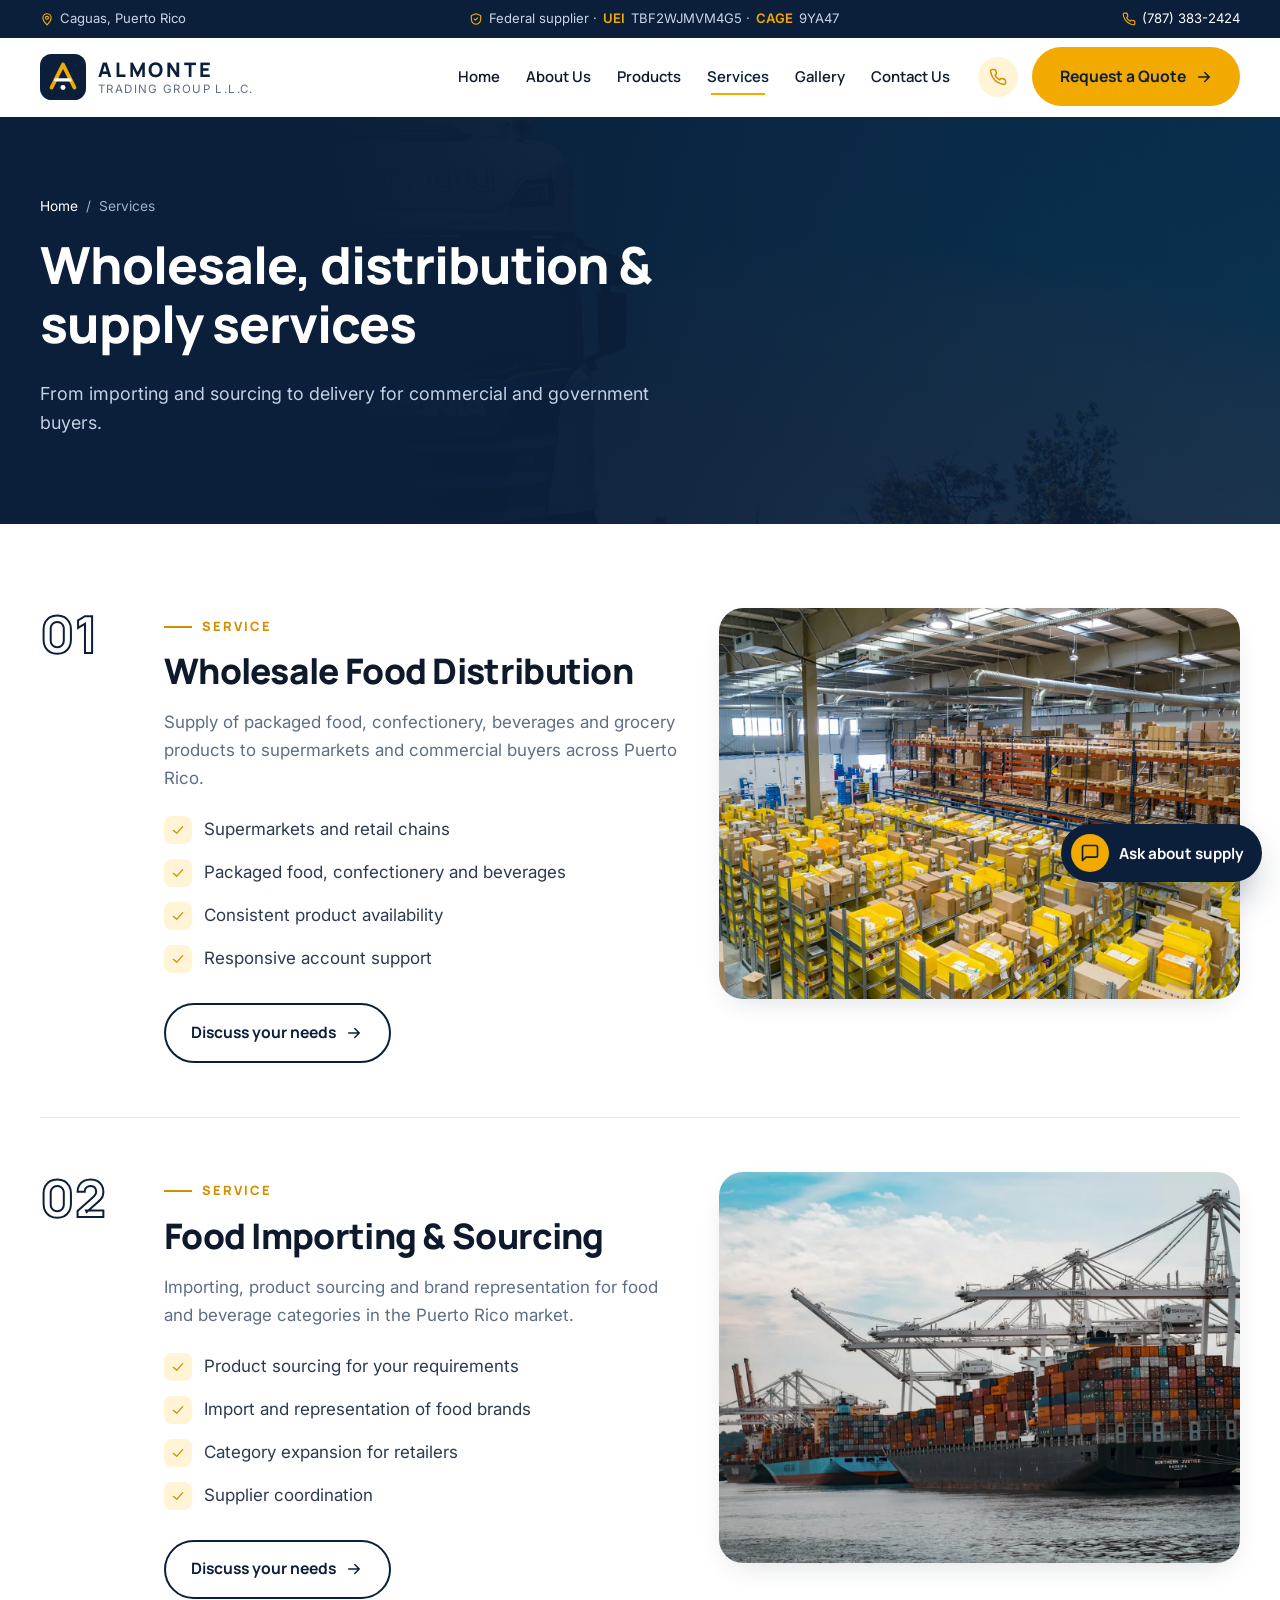
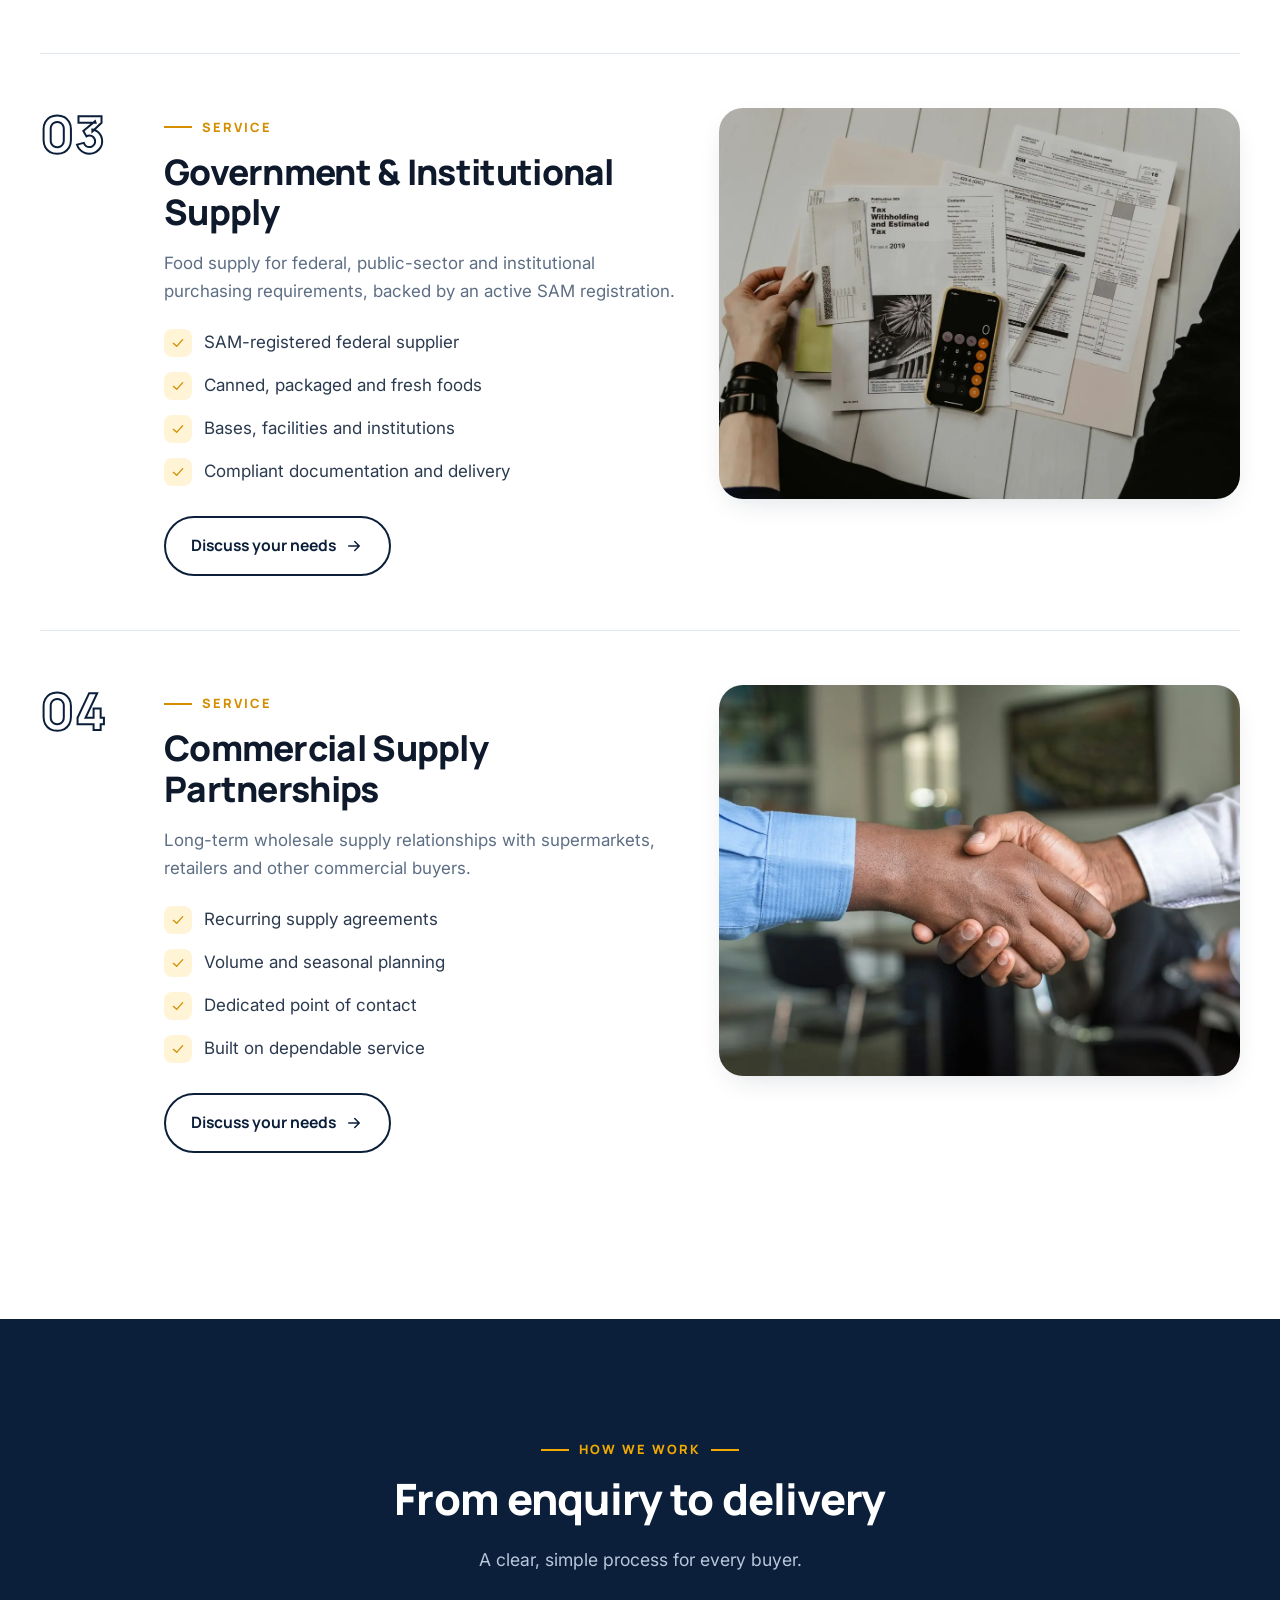
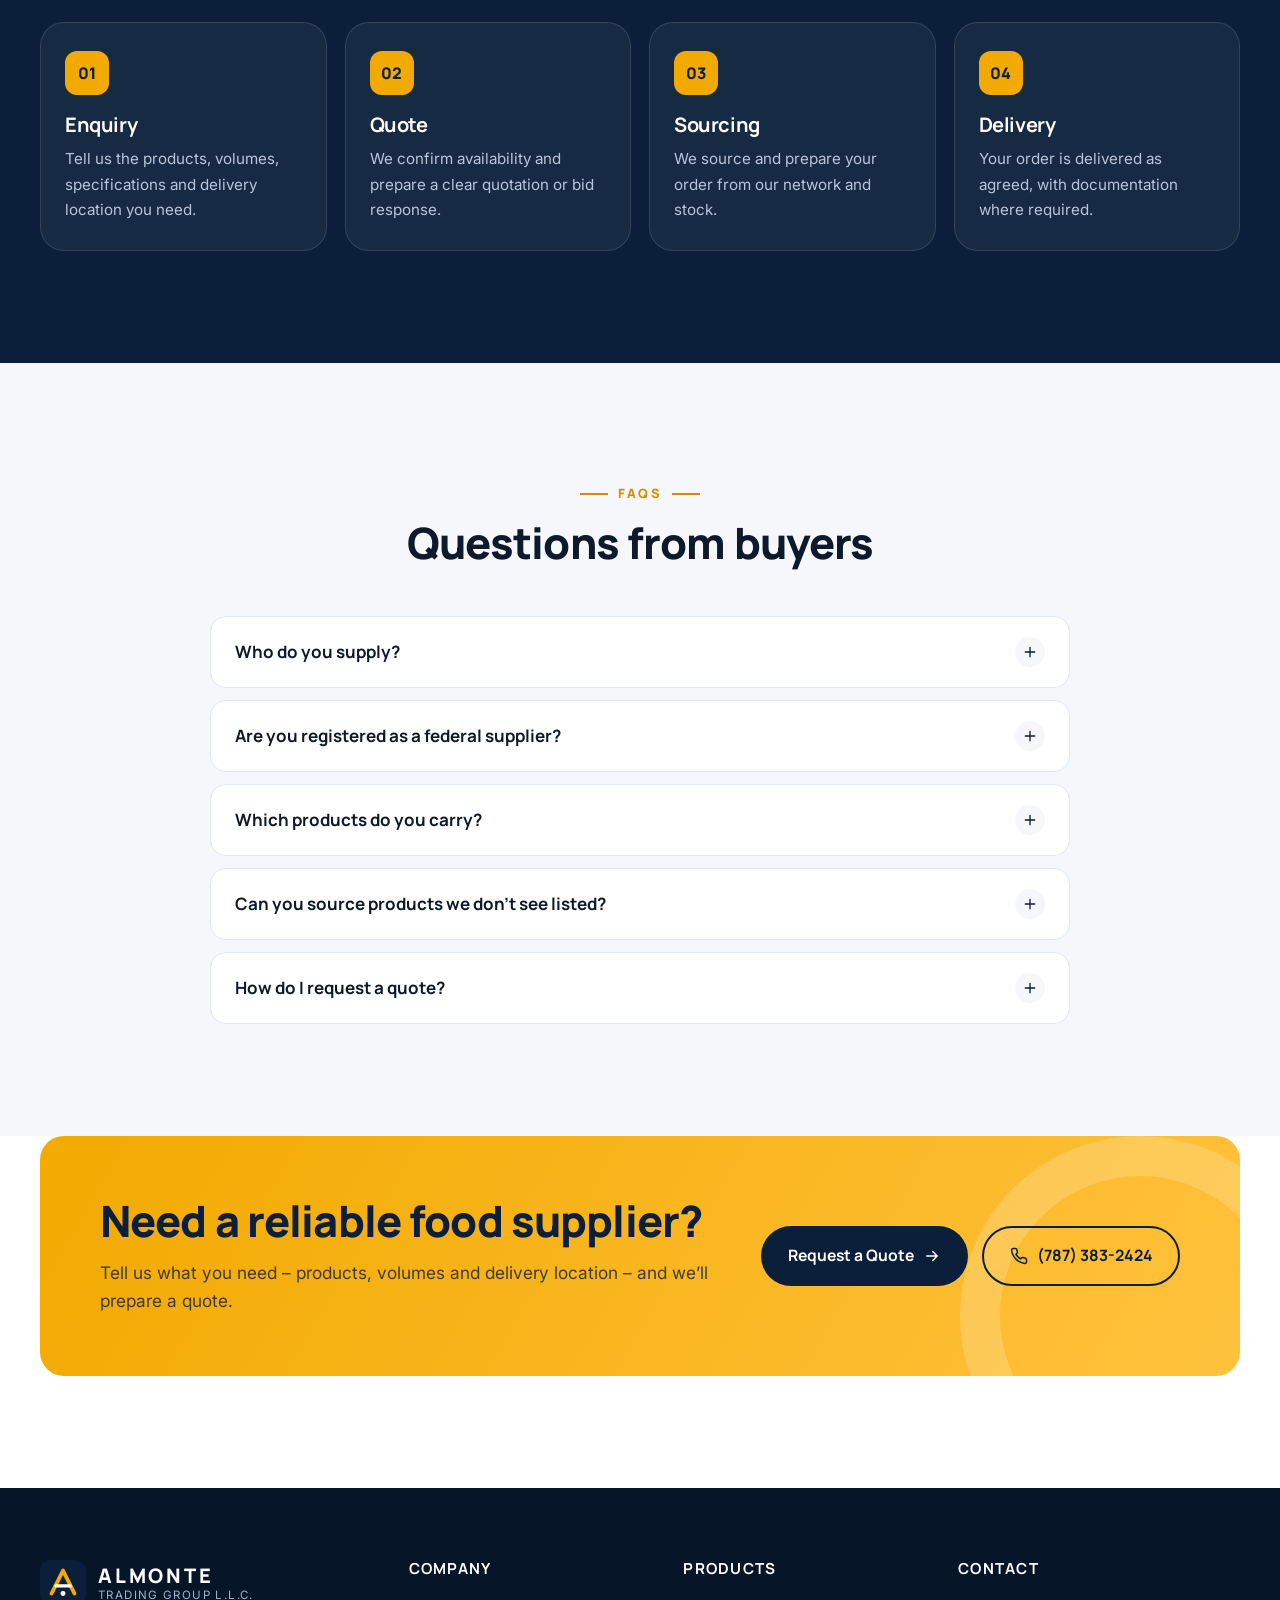
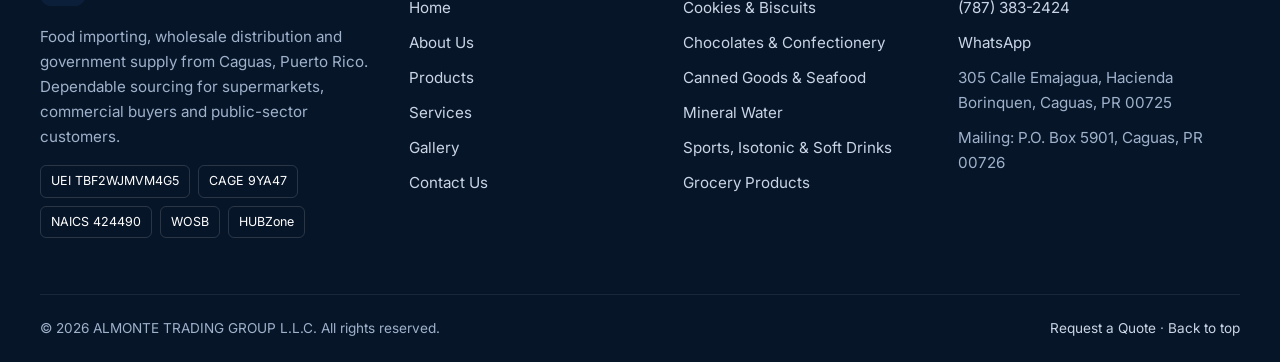
<file: almonte-trading-group/website/services.html>
<!doctype html>
<html lang="en-US" class="no-js">
<head>
<meta charset="utf-8">
<meta name="viewport" content="width=device-width, initial-scale=1">
<title>Services | Wholesale Food Distribution &amp; Government Supply – Almonte Trading Group</title>
<meta name="description" content="Wholesale food distribution, food importing and sourcing, government and institutional supply, and commercial supply partnerships in Puerto Rico.">
<link rel="canonical" href="https://www.almontetradinggroup.com/services.html">
<meta name="theme-color" content="#0b1f3a">
<meta property="og:type" content="website">
<meta property="og:site_name" content="Almonte Trading Group">
<meta property="og:title" content="Services | Wholesale Food Distribution &amp; Government Supply – Almonte Trading Group">
<meta property="og:description" content="Wholesale food distribution, food importing and sourcing, government and institutional supply, and commercial supply partnerships in Puerto Rico.">
<meta property="og:url" content="https://www.almontetradinggroup.com/services.html">
<meta property="og:image" content="https://www.almontetradinggroup.com/og-image.jpg">
<meta property="og:locale" content="en_US">
<meta name="twitter:card" content="summary_large_image">
<link rel="icon" href="logo-mark.svg" type="image/svg+xml">
<link rel="manifest" href="site.webmanifest">
<link rel="preconnect" href="https://fonts.googleapis.com">
<link rel="preconnect" href="https://fonts.gstatic.com" crossorigin>
<link href="https://fonts.googleapis.com/css2?family=Manrope:wght@600;700;800&family=Inter:wght@400;500;600&display=swap" rel="stylesheet">
<link rel="stylesheet" href="styles.css">

<script type="application/ld+json">{"@context": "https://schema.org", "@type": "WholesaleStore", "name": "ALMONTE TRADING GROUP L.L.C.", "alternateName": "Almonte Trading Group", "description": "Puerto Rico food importing, wholesale distribution and government supply company.", "url": "https://www.almontetradinggroup.com", "telephone": "+17873832424", "foundingDate": "2022-07-18", "founder": {"@type": "Person", "name": "Awilda López", "jobTitle": "President"}, "address": {"@type": "PostalAddress", "streetAddress": "305 Calle Emajagua, Hacienda Borinquen", "addressLocality": "Caguas", "addressRegion": "PR", "postalCode": "00725", "addressCountry": "US"}, "areaServed": "Puerto Rico", "naics": "424490", "identifier": [{"@type": "PropertyValue", "propertyID": "UEI", "value": "TBF2WJMVM4G5"}, {"@type": "PropertyValue", "propertyID": "CAGE", "value": "9YA47"}], "image": "https://www.almontetradinggroup.com/og-image.jpg"}</script>
<script>window.SITE_BASE = "";</script>
<script defer src="site-config.js"></script>
<script defer src="main.js"></script>
<script defer src="chatbot.js"></script>
</head>
<body>
<a class="skip" href="#main">Skip to content</a>
<div class="strip"><div class="wrap">
  <span><svg viewBox="0 0 24 24" fill="none" stroke="currentColor" stroke-width="2" stroke-linecap="round" stroke-linejoin="round" aria-hidden="true"><path d="M12 22s7-6.2 7-12a7 7 0 0 0-14 0c0 5.8 7 12 7 12z"/><circle cx="12" cy="10" r="2.6"/></svg> Caguas, Puerto Rico</span>
  <span><svg viewBox="0 0 24 24" fill="none" stroke="currentColor" stroke-width="2" stroke-linecap="round" stroke-linejoin="round" aria-hidden="true"><path d="M12 3 4 6v6c0 5 3.4 8.4 8 9 4.6-.6 8-4 8-9V6z"/><path d="m9 12 2 2 4-4"/></svg> Federal supplier · <b>UEI</b> TBF2WJMVM4G5 · <b>CAGE</b> 9YA47</span>
  <span><svg viewBox="0 0 24 24" fill="none" stroke="currentColor" stroke-width="2" stroke-linecap="round" stroke-linejoin="round" aria-hidden="true"><path d="M22 16.9v3a2 2 0 0 1-2.2 2 19.8 19.8 0 0 1-8.6-3.1 19.5 19.5 0 0 1-6-6A19.8 19.8 0 0 1 2.1 4.2 2 2 0 0 1 4.1 2h3a2 2 0 0 1 2 1.7c.1.9.4 1.8.7 2.7a2 2 0 0 1-.5 2.1L8 9.8a16 16 0 0 0 6 6l1.3-1.3a2 2 0 0 1 2.1-.4c.9.3 1.8.6 2.7.7a2 2 0 0 1 1.7 2z"/></svg> <a href="tel:+17873832424">(787) 383-2424</a></span>
</div></div>
<header class="hdr">
  <div class="wrap hdr-in">
    <a class="logo" href="index.html" aria-label="Almonte Trading Group home"><svg viewBox="0 0 48 48" aria-hidden="true"><rect width="48" height="48" rx="12" fill="#0b1f3a"/><path d="M12 35 24 11l12 24" fill="none" stroke="#f2a900" stroke-width="4" stroke-linejoin="round" stroke-linecap="round"/><path d="M16.5 27h15" stroke="#fff" stroke-width="3.2" stroke-linecap="round"/><circle cx="24" cy="35" r="2.6" fill="#fff"/></svg><span><b>ALMONTE</b><small>Trading Group L.L.C.</small></span></a>
    <nav class="nav" id="nav" aria-label="Main"><ul><li><a href="index.html">Home</a></li><li><a href="about.html">About Us</a></li><li><a href="products.html">Products</a></li><li><a href="services.html" aria-current="page">Services</a></li><li><a href="gallery.html">Gallery</a></li><li><a href="contact.html">Contact Us</a></li><li class="nav-cta"><a class="btn btn-gold btn-block" href="contact.html#quote">Request a Quote <svg class="arr" viewBox="0 0 24 24" fill="none" stroke="currentColor" stroke-width="2" stroke-linecap="round" stroke-linejoin="round" aria-hidden="true"><path d="M5 12h14M13 6l6 6-6 6"/></svg></a></li></ul></nav>
    <div class="hdr-cta">
      <a class="hdr-phone" href="tel:+17873832424"><i><svg viewBox="0 0 24 24" fill="none" stroke="currentColor" stroke-width="2" stroke-linecap="round" stroke-linejoin="round" aria-hidden="true"><path d="M22 16.9v3a2 2 0 0 1-2.2 2 19.8 19.8 0 0 1-8.6-3.1 19.5 19.5 0 0 1-6-6A19.8 19.8 0 0 1 2.1 4.2 2 2 0 0 1 4.1 2h3a2 2 0 0 1 2 1.7c.1.9.4 1.8.7 2.7a2 2 0 0 1-.5 2.1L8 9.8a16 16 0 0 0 6 6l1.3-1.3a2 2 0 0 1 2.1-.4c.9.3 1.8.6 2.7.7a2 2 0 0 1 1.7 2z"/></svg></i><span><small>Call us</small>(787) 383-2424</span></a>
      <a class="btn btn-gold" href="contact.html#quote">Request a Quote <svg class="arr" viewBox="0 0 24 24" fill="none" stroke="currentColor" stroke-width="2" stroke-linecap="round" stroke-linejoin="round" aria-hidden="true"><path d="M5 12h14M13 6l6 6-6 6"/></svg></a>
      <button class="burger" aria-label="Open menu" aria-expanded="false" aria-controls="nav"><span></span><span></span><span></span></button>
    </div>
  </div>
</header>
<main id="main">
<section class="phero"><img src="truck-road.webp" alt="" width="1500" height="1000">
  <div class="wrap"><nav class="crumbs" aria-label="Breadcrumb"><a href="index.html">Home</a><span>/</span><span aria-current="page">Services</span></nav>
  <h1 class="rv">Wholesale, distribution &amp; supply services</h1><p class="rv d1">From importing and sourcing to delivery for commercial and government buyers.</p></div></section>
<section class="sec" style="padding-top:30px"><div class="wrap"><article class="svc" id="wholesale">
      <div class="big rv">01</div>
      <div class="rv d1"><span class="kicker">Service</span><h2 style="font-size:clamp(1.6rem,3vw,2.2rem)">Wholesale Food Distribution</h2><p style="color:var(--muted);font-size:1.06rem">Supply of packaged food, confectionery, beverages and grocery products to supermarkets and commercial buyers across Puerto Rico.</p>
        <ul class="ticks"><li><i><svg viewBox="0 0 24 24" fill="none" stroke="currentColor" stroke-width="2" stroke-linecap="round" stroke-linejoin="round" aria-hidden="true"><path d="M5 12.5 10 17l9-10"/></svg></i><span>Supermarkets and retail chains</span></li><li><i><svg viewBox="0 0 24 24" fill="none" stroke="currentColor" stroke-width="2" stroke-linecap="round" stroke-linejoin="round" aria-hidden="true"><path d="M5 12.5 10 17l9-10"/></svg></i><span>Packaged food, confectionery and beverages</span></li><li><i><svg viewBox="0 0 24 24" fill="none" stroke="currentColor" stroke-width="2" stroke-linecap="round" stroke-linejoin="round" aria-hidden="true"><path d="M5 12.5 10 17l9-10"/></svg></i><span>Consistent product availability</span></li><li><i><svg viewBox="0 0 24 24" fill="none" stroke="currentColor" stroke-width="2" stroke-linecap="round" stroke-linejoin="round" aria-hidden="true"><path d="M5 12.5 10 17l9-10"/></svg></i><span>Responsive account support</span></li></ul>
        <a class="btn btn-line" href="contact.html?service=wholesale#quote">Discuss your needs <svg class="arr" viewBox="0 0 24 24" fill="none" stroke="currentColor" stroke-width="2" stroke-linecap="round" stroke-linejoin="round" aria-hidden="true"><path d="M5 12h14M13 6l6 6-6 6"/></svg></a></div>
      <img class="rv d2" src="hero-warehouse.webp" alt="Wholesale Food Distribution" loading="lazy">
    </article><article class="svc" id="importing">
      <div class="big rv">02</div>
      <div class="rv d1"><span class="kicker">Service</span><h2 style="font-size:clamp(1.6rem,3vw,2.2rem)">Food Importing & Sourcing</h2><p style="color:var(--muted);font-size:1.06rem">Importing, product sourcing and brand representation for food and beverage categories in the Puerto Rico market.</p>
        <ul class="ticks"><li><i><svg viewBox="0 0 24 24" fill="none" stroke="currentColor" stroke-width="2" stroke-linecap="round" stroke-linejoin="round" aria-hidden="true"><path d="M5 12.5 10 17l9-10"/></svg></i><span>Product sourcing for your requirements</span></li><li><i><svg viewBox="0 0 24 24" fill="none" stroke="currentColor" stroke-width="2" stroke-linecap="round" stroke-linejoin="round" aria-hidden="true"><path d="M5 12.5 10 17l9-10"/></svg></i><span>Import and representation of food brands</span></li><li><i><svg viewBox="0 0 24 24" fill="none" stroke="currentColor" stroke-width="2" stroke-linecap="round" stroke-linejoin="round" aria-hidden="true"><path d="M5 12.5 10 17l9-10"/></svg></i><span>Category expansion for retailers</span></li><li><i><svg viewBox="0 0 24 24" fill="none" stroke="currentColor" stroke-width="2" stroke-linecap="round" stroke-linejoin="round" aria-hidden="true"><path d="M5 12.5 10 17l9-10"/></svg></i><span>Supplier coordination</span></li></ul>
        <a class="btn btn-line" href="contact.html?service=importing#quote">Discuss your needs <svg class="arr" viewBox="0 0 24 24" fill="none" stroke="currentColor" stroke-width="2" stroke-linecap="round" stroke-linejoin="round" aria-hidden="true"><path d="M5 12h14M13 6l6 6-6 6"/></svg></a></div>
      <img class="rv d2" src="port-containers.webp" alt="Food Importing & Sourcing" loading="lazy">
    </article><article class="svc" id="government">
      <div class="big rv">03</div>
      <div class="rv d1"><span class="kicker">Service</span><h2 style="font-size:clamp(1.6rem,3vw,2.2rem)">Government & Institutional Supply</h2><p style="color:var(--muted);font-size:1.06rem">Food supply for federal, public-sector and institutional purchasing requirements, backed by an active SAM registration.</p>
        <ul class="ticks"><li><i><svg viewBox="0 0 24 24" fill="none" stroke="currentColor" stroke-width="2" stroke-linecap="round" stroke-linejoin="round" aria-hidden="true"><path d="M5 12.5 10 17l9-10"/></svg></i><span>SAM-registered federal supplier</span></li><li><i><svg viewBox="0 0 24 24" fill="none" stroke="currentColor" stroke-width="2" stroke-linecap="round" stroke-linejoin="round" aria-hidden="true"><path d="M5 12.5 10 17l9-10"/></svg></i><span>Canned, packaged and fresh foods</span></li><li><i><svg viewBox="0 0 24 24" fill="none" stroke="currentColor" stroke-width="2" stroke-linecap="round" stroke-linejoin="round" aria-hidden="true"><path d="M5 12.5 10 17l9-10"/></svg></i><span>Bases, facilities and institutions</span></li><li><i><svg viewBox="0 0 24 24" fill="none" stroke="currentColor" stroke-width="2" stroke-linecap="round" stroke-linejoin="round" aria-hidden="true"><path d="M5 12.5 10 17l9-10"/></svg></i><span>Compliant documentation and delivery</span></li></ul>
        <a class="btn btn-line" href="contact.html?service=government#quote">Discuss your needs <svg class="arr" viewBox="0 0 24 24" fill="none" stroke="currentColor" stroke-width="2" stroke-linecap="round" stroke-linejoin="round" aria-hidden="true"><path d="M5 12h14M13 6l6 6-6 6"/></svg></a></div>
      <img class="rv d2" src="documents.webp" alt="Government & Institutional Supply" loading="lazy">
    </article><article class="svc" id="partnerships">
      <div class="big rv">04</div>
      <div class="rv d1"><span class="kicker">Service</span><h2 style="font-size:clamp(1.6rem,3vw,2.2rem)">Commercial Supply Partnerships</h2><p style="color:var(--muted);font-size:1.06rem">Long-term wholesale supply relationships with supermarkets, retailers and other commercial buyers.</p>
        <ul class="ticks"><li><i><svg viewBox="0 0 24 24" fill="none" stroke="currentColor" stroke-width="2" stroke-linecap="round" stroke-linejoin="round" aria-hidden="true"><path d="M5 12.5 10 17l9-10"/></svg></i><span>Recurring supply agreements</span></li><li><i><svg viewBox="0 0 24 24" fill="none" stroke="currentColor" stroke-width="2" stroke-linecap="round" stroke-linejoin="round" aria-hidden="true"><path d="M5 12.5 10 17l9-10"/></svg></i><span>Volume and seasonal planning</span></li><li><i><svg viewBox="0 0 24 24" fill="none" stroke="currentColor" stroke-width="2" stroke-linecap="round" stroke-linejoin="round" aria-hidden="true"><path d="M5 12.5 10 17l9-10"/></svg></i><span>Dedicated point of contact</span></li><li><i><svg viewBox="0 0 24 24" fill="none" stroke="currentColor" stroke-width="2" stroke-linecap="round" stroke-linejoin="round" aria-hidden="true"><path d="M5 12.5 10 17l9-10"/></svg></i><span>Built on dependable service</span></li></ul>
        <a class="btn btn-line" href="contact.html?service=partnerships#quote">Discuss your needs <svg class="arr" viewBox="0 0 24 24" fill="none" stroke="currentColor" stroke-width="2" stroke-linecap="round" stroke-linejoin="round" aria-hidden="true"><path d="M5 12h14M13 6l6 6-6 6"/></svg></a></div>
      <img class="rv d2" src="handshake.webp" alt="Commercial Supply Partnerships" loading="lazy">
    </article></div></section>
<section class="sec sec-navy">
  <div class="wrap">
    <div class="sec-head center rv"><span class="kicker">How we work</span><h2>From enquiry to delivery</h2><p>A clear, simple process for every buyer.</p></div>
    <div class="steps">
      <div class="step rv d1"><h3>Enquiry</h3><p>Tell us the products, volumes, specifications and delivery location you need.</p></div>
      <div class="step rv d2"><h3>Quote</h3><p>We confirm availability and prepare a clear quotation or bid response.</p></div>
      <div class="step rv d3"><h3>Sourcing</h3><p>We source and prepare your order from our network and stock.</p></div>
      <div class="step rv d4"><h3>Delivery</h3><p>Your order is delivered as agreed, with documentation where required.</p></div>
    </div>
  </div>
</section>
<section class="sec sec-soft">
  <div class="wrap">
    <div class="sec-head center rv"><span class="kicker">FAQs</span><h2>Questions from buyers</h2></div>
    <div class="faq rv">
      <details><summary>Who do you supply?<i><svg viewBox="0 0 24 24" fill="none" stroke="currentColor" stroke-width="2" stroke-linecap="round" stroke-linejoin="round" aria-hidden="true"><path d="M12 5v14M5 12h14"/></svg></i></summary><p>Supermarkets, retail stores, commercial buyers, institutions and government agencies in Puerto Rico.</p></details>
      <details><summary>Are you registered as a federal supplier?<i><svg viewBox="0 0 24 24" fill="none" stroke="currentColor" stroke-width="2" stroke-linecap="round" stroke-linejoin="round" aria-hidden="true"><path d="M12 5v14M5 12h14"/></svg></i></summary><p>Yes. We are registered in SAM.gov (UEI TBF2WJMVM4G5, CAGE 9YA47) with primary NAICS 424490, and hold SBA WOSB and HUBZone certifications.</p></details>
      <details><summary>Which products do you carry?<i><svg viewBox="0 0 24 24" fill="none" stroke="currentColor" stroke-width="2" stroke-linecap="round" stroke-linejoin="round" aria-hidden="true"><path d="M12 5v14M5 12h14"/></svg></i></summary><p>Cookies and biscuits, chocolates and confectionery, canned goods and seafood, mineral water, sports and isotonic drinks, sodas and grocery products. See our <a href="products.html">Products page</a>.</p></details>
      <details><summary>Can you source products we don’t see listed?<i><svg viewBox="0 0 24 24" fill="none" stroke="currentColor" stroke-width="2" stroke-linecap="round" stroke-linejoin="round" aria-hidden="true"><path d="M12 5v14M5 12h14"/></svg></i></summary><p>Ask us. Importing and sourcing is part of what we do, so send us your requirement and we’ll check availability.</p></details>
      <details><summary>How do I request a quote?<i><svg viewBox="0 0 24 24" fill="none" stroke="currentColor" stroke-width="2" stroke-linecap="round" stroke-linejoin="round" aria-hidden="true"><path d="M12 5v14M5 12h14"/></svg></i></summary><p>Use our <a href="contact.html#quote">quote form</a>, call (787) 383-2424 or message us on WhatsApp.</p></details>
    </div>
  </div>
</section>
<section class="sec" style="padding-top:0"><div class="wrap"><div class="cta rv">
  <div><h2>Need a reliable food supplier?</h2><p>Tell us what you need – products, volumes and delivery location – and we’ll prepare a quote.</p></div>
  <div class="btn-row"><a class="btn" href="contact.html#quote">Request a Quote <svg class="arr" viewBox="0 0 24 24" fill="none" stroke="currentColor" stroke-width="2" stroke-linecap="round" stroke-linejoin="round" aria-hidden="true"><path d="M5 12h14M13 6l6 6-6 6"/></svg></a><a class="btn btn-line" href="tel:+17873832424"><svg viewBox="0 0 24 24" fill="none" stroke="currentColor" stroke-width="2" stroke-linecap="round" stroke-linejoin="round" aria-hidden="true"><path d="M22 16.9v3a2 2 0 0 1-2.2 2 19.8 19.8 0 0 1-8.6-3.1 19.5 19.5 0 0 1-6-6A19.8 19.8 0 0 1 2.1 4.2 2 2 0 0 1 4.1 2h3a2 2 0 0 1 2 1.7c.1.9.4 1.8.7 2.7a2 2 0 0 1-.5 2.1L8 9.8a16 16 0 0 0 6 6l1.3-1.3a2 2 0 0 1 2.1-.4c.9.3 1.8.6 2.7.7a2 2 0 0 1 1.7 2z"/></svg> (787) 383-2424</a></div>
</div></div></section>
</main>
<footer class="foot">
  <div class="wrap foot-grid">
    <div>
      <a class="logo" href="index.html"><svg viewBox="0 0 48 48" aria-hidden="true"><rect width="48" height="48" rx="12" fill="#0b1f3a"/><path d="M12 35 24 11l12 24" fill="none" stroke="#f2a900" stroke-width="4" stroke-linejoin="round" stroke-linecap="round"/><path d="M16.5 27h15" stroke="#fff" stroke-width="3.2" stroke-linecap="round"/><circle cx="24" cy="35" r="2.6" fill="#fff"/></svg><span><b>ALMONTE</b><small>Trading Group L.L.C.</small></span></a>
      <p>Food importing, wholesale distribution and government supply from Caguas, Puerto Rico. Dependable sourcing for supermarkets, commercial buyers and public-sector customers.</p>
      <div class="ids"><span>UEI TBF2WJMVM4G5</span><span>CAGE 9YA47</span><span>NAICS 424490</span><span>WOSB</span><span>HUBZone</span></div>
    </div>
    <div><h4>Company</h4><ul><li><a href="index.html">Home</a></li><li><a href="about.html">About Us</a></li><li><a href="products.html">Products</a></li><li><a href="services.html">Services</a></li><li><a href="gallery.html">Gallery</a></li><li><a href="contact.html">Contact Us</a></li></ul></div>
    <div><h4>Products</h4><ul><li><a href="products.html#cookies">Cookies & Biscuits</a></li><li><a href="products.html#chocolates">Chocolates & Confectionery</a></li><li><a href="products.html#canned-seafood">Canned Goods & Seafood</a></li><li><a href="products.html#water">Mineral Water</a></li><li><a href="products.html#beverages">Sports, Isotonic & Soft Drinks</a></li><li><a href="products.html#grocery">Grocery Products</a></li></ul></div>
    <div><h4>Contact</h4><ul>
      <li><a href="tel:+17873832424">(787) 383-2424</a></li>
      <li><a href="https://wa.me/17873832424" target="_blank" rel="noopener">WhatsApp</a></li>
      <li>305 Calle Emajagua, Hacienda Borinquen, Caguas, PR 00725</li>
      <li>Mailing: P.O. Box 5901, Caguas, PR 00726</li>
    </ul></div>
  </div>
  <div class="wrap foot-bottom"><span>© <span data-year>2026</span> ALMONTE TRADING GROUP L.L.C. All rights reserved.</span><span><a href="contact.html#quote">Request a Quote</a> · <a href="#main">Back to top</a></span></div>
</footer>
<a class="fab-call" href="tel:+17873832424" aria-label="Call (787) 383-2424"><svg viewBox="0 0 24 24" fill="none" stroke="currentColor" stroke-width="2" stroke-linecap="round" stroke-linejoin="round" aria-hidden="true"><path d="M22 16.9v3a2 2 0 0 1-2.2 2 19.8 19.8 0 0 1-8.6-3.1 19.5 19.5 0 0 1-6-6A19.8 19.8 0 0 1 2.1 4.2 2 2 0 0 1 4.1 2h3a2 2 0 0 1 2 1.7c.1.9.4 1.8.7 2.7a2 2 0 0 1-.5 2.1L8 9.8a16 16 0 0 0 6 6l1.3-1.3a2 2 0 0 1 2.1-.4c.9.3 1.8.6 2.7.7a2 2 0 0 1 1.7 2z"/></svg></a>
</body>
</html>
</file>
<file: almonte-trading-group/website/styles.css>
/* =====================================================================
   Almonte Trading Group L.L.C. – "Harbor" theme
   Navy · white · gold. Modern corporate, built for a wholesale supplier.
   ===================================================================== */
:root {
  --navy: #0b1f3a;
  --navy-2: #102a4c;
  --navy-3: #18375f;
  --gold: #f2a900;
  --gold-2: #d38f00;
  --gold-soft: #fff4d6;
  --ink: #0e1a2b;
  --text: #2b3a4f;
  --muted: #5d6e84;
  --line: #e2e8f0;
  --bg: #f5f7fb;
  --white: #ffffff;
  --ok: #14804a;
  --err: #c0392b;
  --r-sm: 10px;
  --r: 16px;
  --r-lg: 24px;
  --shadow: 0 10px 30px -12px rgba(11, 31, 58, .18);
  --shadow-lg: 0 30px 60px -20px rgba(11, 31, 58, .35);
  --head: 'Manrope', system-ui, -apple-system, 'Segoe UI', sans-serif;
  --body: 'Inter', system-ui, -apple-system, 'Segoe UI', sans-serif;
  --wrap: 1200px;
  --ease: cubic-bezier(.2, .7, .2, 1);
}
*, *::before, *::after { box-sizing: border-box; }
html { scroll-behavior: smooth; -webkit-text-size-adjust: 100%; }
html, body { overflow-x: clip; }
body { margin: 0; font-family: var(--body); font-size: 1.0625rem; line-height: 1.65; color: var(--text); background: var(--white); overflow-x: hidden; }
img { max-width: 100%; display: block; }
a { color: var(--navy-3); text-decoration: none; }
a:hover { color: var(--gold-2); }
h1, h2, h3, h4 { font-family: var(--head); color: var(--ink); line-height: 1.15; margin: 0 0 .5em; letter-spacing: -.02em; }
h1 { font-size: clamp(2.3rem, 5vw, 3.9rem); font-weight: 800; }
h2 { font-size: clamp(1.8rem, 3.4vw, 2.7rem); font-weight: 800; }
h3 { font-size: 1.25rem; font-weight: 700; }
p { margin: 0 0 1em; }
.wrap { width: min(var(--wrap), 100% - 40px); margin-inline: auto; }
.sr-only { position: absolute; width: 1px; height: 1px; overflow: hidden; clip: rect(0 0 0 0); white-space: nowrap; }
.skip { position: absolute; left: -999px; top: 8px; background: var(--gold); color: var(--navy); padding: 10px 16px; border-radius: 8px; z-index: 100; font-weight: 700; }
.skip:focus { left: 12px; }
:focus-visible { outline: 3px solid var(--gold); outline-offset: 3px; border-radius: 6px; }

/* ---------- Buttons (shine sweep + arrow slide + lift) ---------- */
.btn { --bg: var(--navy); --fg: #fff; position: relative; overflow: hidden; display: inline-flex; align-items: center; justify-content: center; gap: .6em; padding: .95em 1.6em; border-radius: 999px; background: var(--bg); color: var(--fg); font-family: var(--head); font-weight: 700; font-size: .98rem; border: 2px solid transparent; cursor: pointer; transition: transform .35s var(--ease), box-shadow .35s var(--ease), background .3s, color .3s, border-color .3s; isolation: isolate; white-space: nowrap; }
.btn::after { content: ''; position: absolute; inset: 0; background: linear-gradient(110deg, transparent 30%, rgba(255,255,255,.45) 50%, transparent 70%); transform: translateX(-120%); transition: transform .8s var(--ease); z-index: -1; }
.btn:hover { transform: translateY(-3px); box-shadow: 0 14px 28px -12px rgba(11,31,58,.5); color: var(--fg); }
.btn:hover::after { transform: translateX(120%); }
.btn:active { transform: translateY(-1px) scale(.98); }
.btn svg { width: 18px; height: 18px; flex: none; transition: transform .35s var(--ease); }
.btn:hover .arr { transform: translateX(5px); }
.btn-gold { --bg: var(--gold); --fg: var(--navy); }
.btn-gold:hover { --bg: #ffb81a; }
.btn-ghost { --bg: transparent; --fg: #fff; border-color: rgba(255,255,255,.35); }
.btn-ghost:hover { --bg: rgba(255,255,255,.1); border-color: #fff; }
.btn-line { --bg: transparent; --fg: var(--navy); border-color: var(--navy); }
.btn-line:hover { --bg: var(--navy); --fg: #fff; }
.btn-block { width: 100%; }
.link-arrow { display: inline-flex; align-items: center; gap: .5em; font-family: var(--head); font-weight: 700; color: var(--navy); position: relative; }
.link-arrow::after { content: ''; position: absolute; left: 0; bottom: -4px; height: 2px; width: 100%; background: var(--gold); transform: scaleX(0); transform-origin: left; transition: transform .4s var(--ease); }
.link-arrow:hover::after { transform: scaleX(1); }
.link-arrow svg { width: 18px; height: 18px; transition: transform .35s var(--ease); }
.link-arrow:hover svg { transform: translateX(5px); }

/* ---------- Top strip & header ---------- */
.strip { background: var(--navy); color: #c9d5e6; font-size: .82rem; }
.strip .wrap { display: flex; justify-content: space-between; gap: 18px; padding: 8px 0; flex-wrap: wrap; }
.strip span { display: inline-flex; align-items: center; gap: 6px; }
.strip b { color: var(--gold); font-weight: 600; }
.strip a { color: #fff; }
.strip svg { width: 14px; height: 14px; color: var(--gold); }
.hdr { position: sticky; top: 0; z-index: 50; background: rgba(255,255,255,.92); backdrop-filter: saturate(1.4) blur(12px); -webkit-backdrop-filter: saturate(1.4) blur(12px); border-bottom: 1px solid transparent; transition: box-shadow .3s, border-color .3s; }
.hdr.scrolled { border-color: var(--line); box-shadow: 0 8px 24px -16px rgba(11,31,58,.35); }
.hdr-in { display: flex; align-items: center; gap: 28px; height: 78px; transition: height .3s; }
.hdr.scrolled .hdr-in { height: 66px; }
.logo { display: flex; align-items: center; gap: 12px; color: var(--navy); margin-right: auto; }
.logo:hover { color: var(--navy); }
.logo svg { width: 46px; height: 46px; flex: none; }
.logo span { display: flex; flex-direction: column; line-height: 1.05; }
.logo b { font-family: var(--head); font-weight: 800; font-size: 1.25rem; letter-spacing: .14em; }
.logo small { font-size: .72rem; letter-spacing: .12em; text-transform: uppercase; color: var(--muted); margin-top: 3px; }
.nav ul { list-style: none; margin: 0; padding: 0; display: flex; gap: 6px; }
.nav a { position: relative; display: block; padding: 10px 12px; font-family: var(--head); font-weight: 600; font-size: .96rem; color: var(--ink); border-radius: 999px; transition: background .25s, color .25s; }
.nav a::after { content: ''; position: absolute; left: 14px; right: 14px; bottom: 4px; height: 2px; background: var(--gold); transform: scaleX(0); transition: transform .35s var(--ease); }
.nav a:hover { background: var(--bg); color: var(--navy); }
.nav a:hover::after, .nav a[aria-current="page"]::after { transform: scaleX(1); }
.nav a[aria-current="page"] { color: var(--navy); }
.nav .nav-cta { display: none; }
.hdr-cta { display: flex; align-items: center; gap: 14px; }
.hdr-phone { display: flex; align-items: center; gap: 10px; font-family: var(--head); font-weight: 700; color: var(--navy); white-space: nowrap; }
.hdr-phone i { width: 40px; height: 40px; border-radius: 50%; display: grid; place-items: center; background: var(--gold-soft); color: var(--gold-2); transition: transform .35s var(--ease); }
.hdr-phone:hover i { transform: rotate(-12deg) scale(1.08); }
.hdr-phone svg { width: 18px; height: 18px; }
.hdr-phone small { display: block; font-family: var(--body); font-weight: 500; font-size: .72rem; color: var(--muted); }
.burger { display: none; width: 46px; height: 46px; border-radius: 12px; border: 1px solid var(--line); background: #fff; cursor: pointer; position: relative; }
.burger span { position: absolute; left: 12px; right: 12px; height: 2px; background: var(--navy); transition: transform .3s, opacity .3s; }
.burger span:nth-child(1) { top: 15px; } .burger span:nth-child(2) { top: 22px; } .burger span:nth-child(3) { top: 29px; }
.burger[aria-expanded="true"] span:nth-child(1) { transform: translateY(7px) rotate(45deg); }
.burger[aria-expanded="true"] span:nth-child(2) { opacity: 0; }
.burger[aria-expanded="true"] span:nth-child(3) { transform: translateY(-7px) rotate(-45deg); }

/* ---------- Hero (home) ---------- */
.hero { position: relative; background: var(--navy); color: #d6e0ee; overflow: hidden; }
.hero::before { content: ''; position: absolute; inset: 0; background-image: linear-gradient(rgba(255,255,255,.045) 1px, transparent 1px), linear-gradient(90deg, rgba(255,255,255,.045) 1px, transparent 1px); background-size: 56px 56px; mask-image: radial-gradient(ellipse at 30% 40%, #000 30%, transparent 75%); -webkit-mask-image: radial-gradient(ellipse at 30% 40%, #000 30%, transparent 75%); }
.hero::after { content: ''; position: absolute; width: 620px; height: 620px; right: -160px; top: -200px; background: radial-gradient(circle, rgba(242,169,0,.22), transparent 65%); }
.hero-in { position: relative; z-index: 1; display: grid; grid-template-columns: 1.05fr .95fr; gap: 56px; align-items: center; padding: 84px 0 96px; }
.tag { display: inline-flex; align-items: center; gap: 10px; padding: 7px 14px 7px 8px; border-radius: 999px; background: rgba(255,255,255,.07); border: 1px solid rgba(255,255,255,.14); font-size: .82rem; font-weight: 600; color: #fff; margin-bottom: 22px; }
.tag i { width: 24px; height: 24px; border-radius: 50%; background: var(--gold); display: grid; place-items: center; color: var(--navy); }
.tag i svg { width: 14px; height: 14px; }
.hero h1 { color: #fff; }
.hero h1 em { font-style: normal; color: var(--gold); position: relative; white-space: nowrap; }
.hero h1 em::after { content: ''; position: absolute; left: 0; right: 0; bottom: .06em; height: .14em; background: rgba(242,169,0,.35); border-radius: 4px; z-index: -1; transform-origin: left; animation: grow 1.2s .5s var(--ease) both; }
@keyframes grow { from { transform: scaleX(0); } to { transform: scaleX(1); } }
.hero .lead { font-size: 1.16rem; color: #c3d0e2; max-width: 560px; }
.btn-row { display: flex; flex-wrap: wrap; gap: 14px; margin-top: 30px; }
.creds { display: flex; flex-wrap: wrap; gap: 10px; margin-top: 34px; }
.creds span { display: inline-flex; align-items: center; gap: 7px; font-size: .82rem; font-weight: 600; color: #fff; padding: 7px 12px; border-radius: 8px; background: rgba(255,255,255,.06); border: 1px solid rgba(255,255,255,.12); }
.creds svg { width: 15px; height: 15px; color: var(--gold); }
.mosaic { position: relative; display: grid; grid-template-columns: 1.15fr .85fr; grid-template-rows: 210px 210px; gap: 14px; }
.mosaic figure { margin: 0; border-radius: var(--r-lg); overflow: hidden; box-shadow: var(--shadow-lg); }
.mosaic figure:first-child { grid-row: span 2; }
.mosaic img { width: 100%; height: 100%; object-fit: cover; transition: transform 1.2s var(--ease); }
.mosaic figure:hover img { transform: scale(1.06); }
.float-card { position: absolute; background: #fff; color: var(--ink); border-radius: var(--r); padding: 16px 18px; box-shadow: var(--shadow-lg); display: flex; align-items: center; gap: 14px; animation: bob 6s ease-in-out infinite; }
.float-card strong { display: block; font-family: var(--head); font-size: 1.5rem; font-weight: 800; color: var(--navy); line-height: 1; }
.float-card small { color: var(--muted); font-size: .8rem; }
.float-card i { width: 44px; height: 44px; border-radius: 12px; background: var(--gold); color: var(--navy); display: grid; place-items: center; flex: none; }
.float-card i svg { width: 22px; height: 22px; }
.fc-1 { left: -28px; bottom: 34px; }
.fc-2 { right: -14px; top: -22px; animation-delay: -3s; }
@keyframes bob { 0%, 100% { transform: translateY(0); } 50% { transform: translateY(-10px); } }

/* ---------- Marquee ---------- */
.marquee { background: var(--gold); color: var(--navy); overflow: hidden; border-block: 1px solid rgba(0,0,0,.06); }
.marquee-track { display: flex; gap: 46px; width: max-content; padding: 16px 0; animation: scroll 38s linear infinite; font-family: var(--head); font-weight: 800; font-size: 1.05rem; letter-spacing: .02em; text-transform: uppercase; }
.marquee-track span { display: inline-flex; align-items: center; gap: 46px; white-space: nowrap; }
.marquee-track span::after { content: '◆'; font-size: .7rem; opacity: .55; }
@keyframes scroll { to { transform: translateX(-50%); } }

/* ---------- Sections ---------- */
.sec { padding: clamp(70px, 9vw, 112px) 0; }
.sec-soft { background: var(--bg); }
.sec-navy { background: var(--navy); color: #c9d5e6; }
.sec-navy h2, .sec-navy h3 { color: #fff; }
.kicker { display: inline-flex; align-items: center; gap: 10px; font-family: var(--head); font-size: .8rem; font-weight: 800; letter-spacing: .16em; text-transform: uppercase; color: var(--gold-2); margin-bottom: 14px; }
.kicker::before { content: ''; width: 28px; height: 2px; background: currentColor; }
.sec-navy .kicker { color: var(--gold); }
.sec-head { max-width: 720px; margin-bottom: 48px; }
.sec-head.center { margin-inline: auto; text-align: center; }
.sec-head.center .kicker::after { content: ''; width: 28px; height: 2px; background: currentColor; }
.sec-head p { color: var(--muted); font-size: 1.1rem; }
.sec-navy .sec-head p { color: #b7c6da; }
.head-row { display: flex; justify-content: space-between; align-items: flex-end; gap: 24px; flex-wrap: wrap; margin-bottom: 44px; }
.head-row .sec-head { margin-bottom: 0; }

/* ---------- Intro split ---------- */
.split { display: grid; grid-template-columns: 1fr 1fr; gap: clamp(36px, 6vw, 80px); align-items: center; }
.split-img { position: relative; }
.split-img > img { border-radius: var(--r-lg); width: 100%; aspect-ratio: 5/4; object-fit: cover; box-shadow: var(--shadow-lg); }
.split-img .stamp { position: absolute; right: -18px; bottom: -22px; background: var(--navy); color: #fff; border-radius: var(--r); padding: 20px 24px; box-shadow: var(--shadow-lg); border-bottom: 4px solid var(--gold); }
.stamp strong { display: block; font-family: var(--head); font-size: 2.1rem; font-weight: 800; line-height: 1; color: var(--gold); }
.stamp span { font-size: .85rem; color: #c9d5e6; }
.ticks { list-style: none; padding: 0; margin: 22px 0 30px; display: grid; gap: 14px; }
.ticks li { display: grid; grid-template-columns: 28px 1fr; gap: 12px; align-items: start; }
.ticks i { width: 28px; height: 28px; border-radius: 8px; background: var(--gold-soft); color: var(--gold-2); display: grid; place-items: center; margin-top: 1px; }
.ticks i svg { width: 16px; height: 16px; }
.ticks strong { color: var(--ink); }
.sec-navy .ticks strong { color: #fff; }
.sec-navy .ticks i { background: rgba(242,169,0,.15); color: var(--gold); }

/* ---------- Product bento ---------- */
.bento { display: grid; grid-template-columns: repeat(4, 1fr); grid-auto-rows: 250px; grid-auto-flow: dense; gap: 18px; }
.tile { position: relative; border-radius: var(--r-lg); overflow: hidden; color: #fff; display: flex; flex-direction: column; justify-content: flex-end; padding: 24px; isolation: isolate; box-shadow: var(--shadow); }
.tile img { position: absolute; inset: 0; width: 100%; height: 100%; object-fit: cover; z-index: -2; transition: transform 1s var(--ease); }
.tile::before { content: ''; position: absolute; inset: 0; z-index: -1; background: linear-gradient(180deg, rgba(11,31,58,0) 30%, rgba(11,31,58,.9) 100%); transition: background .4s; }
.tile:hover img { transform: scale(1.08); }
.tile:hover::before { background: linear-gradient(180deg, rgba(11,31,58,.15) 0%, rgba(11,31,58,.95) 100%); }
.tile h3 { color: #fff; margin: 0 0 4px; font-size: 1.3rem; }
.tile p { margin: 0; color: #d6e0ee; font-size: .93rem; max-height: 0; opacity: 0; overflow: hidden; transition: max-height .5s var(--ease), opacity .4s; }
.tile:hover p, .tile:focus-within p { max-height: 80px; opacity: 1; }
.tile .num { position: absolute; top: 18px; left: 20px; font-family: var(--head); font-weight: 800; font-size: .8rem; letter-spacing: .14em; background: rgba(255,255,255,.14); backdrop-filter: blur(6px); padding: 5px 10px; border-radius: 999px; }
.tile .go { position: absolute; top: 16px; right: 16px; width: 40px; height: 40px; border-radius: 50%; background: var(--gold); color: var(--navy); display: grid; place-items: center; transform: scale(.6) rotate(-45deg); opacity: 0; transition: all .4s var(--ease); }
.tile .go svg { width: 18px; height: 18px; }
.tile:hover .go { transform: none; opacity: 1; }
.tile.wide { grid-column: span 2; }
.tile.tall { grid-row: span 2; }

/* ---------- Service tabs ---------- */
.tabs { background: #fff; border-radius: var(--r-lg); box-shadow: var(--shadow); overflow: hidden; border: 1px solid var(--line); }
.tab-list { position: relative; display: grid; grid-template-columns: repeat(4, 1fr); border-bottom: 1px solid var(--line); }
.tab-btn { position: relative; background: none; border: 0; padding: 22px 18px; text-align: left; cursor: pointer; font-family: var(--head); font-weight: 700; font-size: 1rem; color: var(--muted); display: flex; gap: 12px; align-items: center; transition: color .3s, background .3s; }
.tab-btn i { width: 40px; height: 40px; border-radius: 12px; display: grid; place-items: center; background: var(--bg); color: var(--navy); flex: none; transition: background .35s, color .35s, transform .35s var(--ease); }
.tab-btn i svg { width: 20px; height: 20px; }
.tab-btn:hover { color: var(--navy); background: #fbfcfe; }
.tab-btn:hover i { transform: translateY(-3px); }
.tab-btn[aria-selected="true"] { color: var(--navy); }
.tab-btn[aria-selected="true"] i { background: var(--navy); color: var(--gold); }
.tab-ink { position: absolute; bottom: -1px; left: 0; height: 3px; background: var(--gold); border-radius: 3px 3px 0 0; transition: transform .45s var(--ease), width .45s var(--ease); }
.tab-panel { display: grid; grid-template-columns: 1fr 1fr; gap: 0; }
.tab-panel[hidden] { display: none; }
.tab-panel .tp-img { min-height: 360px; position: relative; overflow: hidden; }
.tab-panel .tp-img img { position: absolute; inset: 0; width: 100%; height: 100%; object-fit: cover; }
.tab-panel .tp-body { padding: clamp(28px, 4vw, 48px); }
.tab-panel.show .tp-img img { animation: zoomIn 1s var(--ease) both; }
.tab-panel.show .tp-body > * { animation: fadeUp .6s var(--ease) both; }
.tab-panel.show .tp-body > *:nth-child(2) { animation-delay: .06s; } .tab-panel.show .tp-body > *:nth-child(3) { animation-delay: .12s; } .tab-panel.show .tp-body > *:nth-child(4) { animation-delay: .18s; }
@keyframes zoomIn { from { transform: scale(1.12); opacity: .4; } to { transform: none; opacity: 1; } }
@keyframes fadeUp { from { transform: translateY(14px); opacity: 0; } to { transform: none; opacity: 1; } }

/* ---------- Credentials (government) ---------- */
.gov { display: grid; grid-template-columns: .9fr 1.1fr; gap: clamp(36px, 6vw, 72px); align-items: center; }
.id-cards { display: grid; grid-template-columns: repeat(2, 1fr); gap: 16px; }
.id-card { position: relative; background: linear-gradient(145deg, var(--navy-2), var(--navy-3)); border: 1px solid rgba(255,255,255,.1); border-radius: var(--r); padding: 20px 22px; overflow: hidden; transition: transform .4s var(--ease), border-color .4s; }
.id-card::after { content: ''; position: absolute; right: -30px; top: -30px; width: 100px; height: 100px; border-radius: 50%; background: radial-gradient(circle, rgba(242,169,0,.25), transparent 70%); }
.id-card:hover { transform: translateY(-5px); border-color: rgba(242,169,0,.5); }
.id-card small { display: block; text-transform: uppercase; letter-spacing: .14em; font-size: .72rem; color: #9fb2cb; font-weight: 700; }
.id-card strong { display: block; font-family: var(--head); font-size: 1.35rem; font-weight: 800; color: #fff; margin-top: 6px; letter-spacing: .03em; }
.id-card span { font-size: .85rem; color: #b7c6da; }
.id-card.gold { background: linear-gradient(145deg, #f2a900, #d38f00); border-color: transparent; }
.id-card.gold small, .id-card.gold span { color: rgba(11,31,58,.75); }
.id-card.gold strong { color: var(--navy); }
.served { display: flex; flex-wrap: wrap; gap: 8px; margin-top: 18px; }
.served span { padding: 6px 12px; border-radius: 999px; border: 1px solid rgba(255,255,255,.18); font-size: .85rem; color: #fff; }

/* ---------- Stats ---------- */
.stats { display: grid; grid-template-columns: repeat(4, 1fr); gap: 0; background: #fff; border-radius: var(--r-lg); box-shadow: var(--shadow-lg); margin-top: -64px; position: relative; z-index: 2; border: 1px solid var(--line); }
.stat { padding: 30px 26px; border-right: 1px solid var(--line); }
.stat:last-child { border-right: 0; }
.stat strong { display: block; font-family: var(--head); font-size: clamp(2rem, 3.6vw, 2.8rem); font-weight: 800; color: var(--navy); line-height: 1; }
.stat strong sup { font-size: .5em; color: var(--gold-2); }
.stat span { display: block; margin-top: 8px; font-weight: 600; color: var(--ink); }
.stat small { color: var(--muted); font-size: .85rem; }

/* ---------- Audience & why cards ---------- */
.cards4 { display: grid; grid-template-columns: repeat(4, 1fr); gap: 18px; }
.card { background: #fff; border: 1px solid var(--line); border-radius: var(--r-lg); padding: 28px; transition: transform .4s var(--ease), box-shadow .4s var(--ease), border-color .4s; position: relative; overflow: hidden; }
.card::before { content: ''; position: absolute; left: 0; top: 0; height: 4px; width: 100%; background: var(--gold); transform: scaleX(0); transform-origin: left; transition: transform .5s var(--ease); }
.card:hover { transform: translateY(-6px); box-shadow: var(--shadow-lg); border-color: transparent; }
.card:hover::before { transform: scaleX(1); }
.card .ic { width: 54px; height: 54px; border-radius: 16px; background: var(--navy); color: var(--gold); display: grid; place-items: center; margin-bottom: 18px; transition: transform .4s var(--ease); }
.card:hover .ic { transform: rotate(-8deg) scale(1.06); }
.card .ic svg { width: 26px; height: 26px; }
.card p { color: var(--muted); margin: 0; font-size: .97rem; }
.why { display: grid; grid-template-columns: repeat(3, 1fr); gap: 0; border-top: 1px solid var(--line); }
.why-item { padding: 34px 30px 34px 0; border-bottom: 1px solid var(--line); display: grid; grid-template-columns: 58px 1fr; gap: 16px; }
.why-item b { font-family: var(--head); font-size: 2rem; font-weight: 800; color: transparent; -webkit-text-stroke: 1.5px var(--gold-2); line-height: 1; }
.why-item p { margin: 0; color: var(--muted); font-size: .97rem; }

/* ---------- CTA band ---------- */
.cta { position: relative; background: linear-gradient(120deg, var(--gold), #ffc23d); border-radius: var(--r-lg); padding: clamp(36px, 5vw, 60px); display: grid; grid-template-columns: 1.4fr auto; gap: 30px; align-items: center; overflow: hidden; }
.cta::after { content: ''; position: absolute; right: -80px; bottom: -120px; width: 360px; height: 360px; border-radius: 50%; border: 40px solid rgba(255,255,255,.18); }
.cta h2 { color: var(--navy); margin-bottom: .3em; }
.cta p { color: rgba(11,31,58,.8); margin: 0; font-size: 1.08rem; }
.cta .btn-row { margin: 0; position: relative; z-index: 1; }

/* ---------- Page hero (inner pages) ---------- */
.phero { position: relative; background: var(--navy); color: #c9d5e6; overflow: hidden; }
.phero > img { position: absolute; inset: 0; width: 100%; height: 100%; object-fit: cover; opacity: .28; }
.phero::after { content: ''; position: absolute; inset: 0; background: linear-gradient(90deg, var(--navy) 25%, rgba(11,31,58,.55)); }
.phero .wrap { position: relative; z-index: 1; padding: 78px 0 86px; }
.phero h1 { color: #fff; font-size: clamp(2.1rem, 4.4vw, 3.2rem); max-width: 760px; }
.phero p { max-width: 640px; font-size: 1.12rem; color: #c3d0e2; margin: 0; }
.crumbs { display: flex; gap: 8px; font-size: .86rem; margin-bottom: 18px; color: #9fb2cb; }
.crumbs a { color: #fff; }
.crumbs a:hover { color: var(--gold); }

/* ---------- Product catalogue page ---------- */
.cat-nav { position: sticky; top: 66px; z-index: 20; background: rgba(255,255,255,.95); backdrop-filter: blur(10px); border-bottom: 1px solid var(--line); }
.cat-nav .wrap { display: flex; gap: 8px; overflow-x: auto; padding: 12px 0; scrollbar-width: none; }
.cat-nav a { flex: none; padding: 8px 16px; border-radius: 999px; border: 1px solid var(--line); font-family: var(--head); font-weight: 700; font-size: .9rem; color: var(--ink); transition: all .3s var(--ease); }
.cat-nav a:hover, .cat-nav a.on { background: var(--navy); border-color: var(--navy); color: #fff; }
.cat { display: grid; grid-template-columns: 1fr 1fr; gap: clamp(30px, 5vw, 64px); align-items: center; padding: 56px 0; border-bottom: 1px solid var(--line); scroll-margin-top: 140px; }
.cat:last-child { border-bottom: 0; }
.cat:nth-child(even) .cat-img { order: 2; }
.cat-img { border-radius: var(--r-lg); overflow: hidden; aspect-ratio: 4/3; box-shadow: var(--shadow); }
.cat-img img { width: 100%; height: 100%; object-fit: cover; transition: transform 1s var(--ease); }
.cat:hover .cat-img img { transform: scale(1.05); }
.chips { display: flex; flex-wrap: wrap; gap: 8px; margin: 18px 0 26px; }
.chips span { padding: 7px 14px; border-radius: 999px; background: var(--bg); border: 1px solid var(--line); font-size: .9rem; font-weight: 500; color: var(--ink); }
.cat .cnum { font-family: var(--head); font-weight: 800; color: var(--gold-2); letter-spacing: .14em; font-size: .85rem; }
.psc { display: grid; grid-template-columns: repeat(auto-fill, minmax(220px, 1fr)); gap: 12px; }
.psc span { display: flex; align-items: center; gap: 10px; background: #fff; border: 1px solid var(--line); border-radius: 12px; padding: 14px 16px; font-weight: 600; color: var(--ink); font-size: .95rem; transition: transform .3s var(--ease), border-color .3s; }
.psc span:hover { transform: translateY(-3px); border-color: var(--gold); }
.psc svg { width: 18px; height: 18px; color: var(--gold-2); flex: none; }

/* ---------- Services page ---------- */
.svc { display: grid; grid-template-columns: 90px 1fr 1fr; gap: 34px; padding: 54px 0; border-bottom: 1px solid var(--line); align-items: start; scroll-margin-top: 90px; }
.svc:last-child { border-bottom: 0; }
.svc .big { font-family: var(--head); font-size: 3.2rem; font-weight: 800; color: transparent; -webkit-text-stroke: 2px var(--navy); line-height: 1; }
.svc img { border-radius: var(--r-lg); aspect-ratio: 4/3; object-fit: cover; width: 100%; box-shadow: var(--shadow); }
.steps { display: grid; grid-template-columns: repeat(4, 1fr); gap: 18px; counter-reset: s; }
.step { position: relative; background: rgba(255,255,255,.05); border: 1px solid rgba(255,255,255,.12); border-radius: var(--r-lg); padding: 28px 24px; transition: transform .4s var(--ease), background .4s; }
.step:hover { transform: translateY(-5px); background: rgba(255,255,255,.08); }
.step::before { counter-increment: s; content: '0' counter(s); display: block; font-family: var(--head); font-weight: 800; font-size: 1rem; color: var(--navy); background: var(--gold); width: 44px; height: 44px; border-radius: 12px; display: grid; place-items: center; margin-bottom: 18px; }
.step p { margin: 0; color: #b7c6da; font-size: .95rem; }
.faq { max-width: 860px; margin-inline: auto; display: grid; gap: 12px; }
.faq details { background: #fff; border: 1px solid var(--line); border-radius: var(--r); transition: box-shadow .3s, border-color .3s; }
.faq details[open] { box-shadow: var(--shadow); border-color: transparent; }
.faq summary { list-style: none; cursor: pointer; padding: 20px 24px; font-family: var(--head); font-weight: 700; color: var(--ink); display: flex; justify-content: space-between; align-items: center; gap: 16px; }
.faq summary::-webkit-details-marker { display: none; }
.faq summary i { width: 30px; height: 30px; border-radius: 50%; background: var(--bg); display: grid; place-items: center; flex: none; transition: transform .35s var(--ease), background .3s; }
.faq summary i svg { width: 16px; height: 16px; }
.faq details[open] summary i { transform: rotate(45deg); background: var(--gold); }
.faq details p { padding: 0 24px 20px; margin: 0; color: var(--muted); }

/* ---------- About ---------- */
.quote { position: relative; background: var(--navy); color: #fff; border-radius: var(--r-lg); padding: clamp(32px, 5vw, 56px); overflow: hidden; }
.quote::before { content: '“'; position: absolute; top: -40px; left: 20px; font-family: Georgia, serif; font-size: 14rem; color: rgba(242,169,0,.18); line-height: 1; }
.quote blockquote { position: relative; margin: 0; font-family: var(--head); font-size: clamp(1.3rem, 2.4vw, 1.75rem); font-weight: 600; line-height: 1.4; }
.quote figcaption { margin-top: 22px; display: flex; align-items: center; gap: 14px; color: #c9d5e6; }
.quote figcaption b { display: block; color: #fff; }
.avatar { width: 52px; height: 52px; border-radius: 50%; background: var(--gold); color: var(--navy); display: grid; place-items: center; font-family: var(--head); font-weight: 800; font-size: 1.1rem; flex: none; }
.timeline { position: relative; display: grid; gap: 26px; padding-left: 34px; }
.timeline::before { content: ''; position: absolute; left: 9px; top: 6px; bottom: 6px; width: 2px; background: linear-gradient(var(--gold), var(--line)); }
.tl { position: relative; }
.tl::before { content: ''; position: absolute; left: -32px; top: 5px; width: 16px; height: 16px; border-radius: 50%; background: #fff; border: 4px solid var(--gold); }
.tl b { font-family: var(--head); color: var(--gold-2); font-size: .85rem; letter-spacing: .1em; text-transform: uppercase; }
.tl h3 { margin: 4px 0 4px; font-size: 1.12rem; }
.tl p { margin: 0; color: var(--muted); font-size: .97rem; }
.reg { width: 100%; border-collapse: collapse; background: #fff; border-radius: var(--r); overflow: hidden; box-shadow: var(--shadow); }
.reg th, .reg td { text-align: left; padding: 15px 20px; border-bottom: 1px solid var(--line); font-size: .97rem; }
.reg th { width: 42%; color: var(--muted); font-weight: 600; background: #fbfcfe; }
.reg td { color: var(--ink); font-weight: 600; }
.reg tr:last-child th, .reg tr:last-child td { border-bottom: 0; }

/* ---------- Contact ---------- */
.contact { display: grid; grid-template-columns: .85fr 1.15fr; gap: 28px; align-items: start; }
.info { background: var(--navy); color: #c9d5e6; border-radius: var(--r-lg); padding: 34px; position: sticky; top: 96px; }
.info h2 { color: #fff; font-size: 1.6rem; }
.info ul { list-style: none; padding: 0; margin: 20px 0 26px; display: grid; gap: 18px; }
.info li { display: grid; grid-template-columns: 44px 1fr; gap: 14px; align-items: start; }
.info li i { width: 44px; height: 44px; border-radius: 12px; background: rgba(242,169,0,.14); color: var(--gold); display: grid; place-items: center; }
.info li i svg { width: 20px; height: 20px; }
.info small { display: block; color: #9fb2cb; font-size: .78rem; text-transform: uppercase; letter-spacing: .1em; font-weight: 700; }
.info li a, .info li strong { color: #fff; font-weight: 600; overflow-wrap: anywhere; }
.form-card { background: #fff; border: 1px solid var(--line); border-radius: var(--r-lg); padding: clamp(26px, 4vw, 42px); box-shadow: var(--shadow); }
.form-card h2 { font-size: 1.7rem; }
.fgrid { display: grid; grid-template-columns: 1fr 1fr; gap: 16px 18px; }
.f { display: flex; flex-direction: column; gap: 6px; }
.f.full { grid-column: 1 / -1; }
.f label, .f legend { font-weight: 600; font-size: .92rem; color: var(--ink); }
.f input, .f select, .f textarea { font: inherit; font-size: 1rem; padding: 13px 15px; border-radius: 12px; border: 1.5px solid var(--line); background: #fbfcfe; color: var(--ink); transition: border-color .25s, box-shadow .25s, background .25s; width: 100%; }
.f textarea { min-height: 130px; resize: vertical; }
.f input:focus, .f select:focus, .f textarea:focus { outline: none; border-color: var(--navy-3); background: #fff; box-shadow: 0 0 0 4px rgba(24,55,95,.12); }
.f.bad input, .f.bad textarea, .f.bad select { border-color: var(--err); }
.f .err { color: var(--err); font-size: .82rem; min-height: 1em; }
.req { color: var(--err); }
fieldset.f { border: 0; padding: 0; margin: 0; }
.checks { display: flex; flex-wrap: wrap; gap: 8px; }
.checks label { position: relative; cursor: pointer; }
.checks input { position: absolute; opacity: 0; inset: 0; cursor: pointer; }
.checks span { display: inline-block; padding: 8px 14px; border-radius: 999px; border: 1.5px solid var(--line); font-size: .9rem; font-weight: 600; color: var(--text); transition: all .25s var(--ease); background: #fff; }
.checks input:checked + span { background: var(--navy); border-color: var(--navy); color: #fff; }
.checks input:focus-visible + span { outline: 3px solid var(--gold); outline-offset: 2px; }
.checks label:hover span { border-color: var(--navy-3); }
.hp { position: absolute; left: -9999px; }
.form-foot { display: flex; justify-content: space-between; align-items: center; gap: 16px; flex-wrap: wrap; margin-top: 22px; }
.form-foot small { color: var(--muted); max-width: 320px; }
.status { margin-top: 16px; padding: 0; border-radius: 12px; font-size: .95rem; }
.status.ok { padding: 14px 16px; background: #e8f6ee; color: var(--ok); border: 1px solid #bfe5cf; }
.status.bad { padding: 14px 16px; background: #fdecea; color: var(--err); border: 1px solid #f5c6c0; }
.status a { font-weight: 700; color: inherit; text-decoration: underline; }
.map { border-radius: var(--r-lg); overflow: hidden; border: 1px solid var(--line); box-shadow: var(--shadow); }
.map iframe { width: 100%; height: 400px; border: 0; display: block; }

/* ---------- Footer ---------- */
.foot { background: #071528; color: #9fb2cb; padding: 72px 0 0; font-size: .95rem; }
.foot-grid { display: grid; grid-template-columns: 1.4fr 1fr 1fr 1.2fr; gap: 40px; }
.foot .logo { color: #fff; margin-bottom: 18px; }
.foot .logo small { color: #9fb2cb; }
.foot h4 { color: #fff; font-size: .95rem; letter-spacing: .08em; text-transform: uppercase; margin-bottom: 18px; }
.foot ul { list-style: none; padding: 0; margin: 0; display: grid; gap: 10px; }
.foot a { color: #c9d5e6; transition: color .25s, padding .25s; }
.foot a:hover { color: var(--gold); padding-left: 4px; }
.foot .ids { display: flex; flex-wrap: wrap; gap: 8px; margin-top: 16px; }
.foot .ids span { font-size: .78rem; padding: 5px 10px; border-radius: 6px; border: 1px solid rgba(255,255,255,.14); color: #fff; }
.foot-bottom { margin-top: 56px; border-top: 1px solid rgba(255,255,255,.08); padding: 22px 0; display: flex; justify-content: space-between; gap: 16px; flex-wrap: wrap; font-size: .85rem; }

/* ---------- Floating call button (mobile) ---------- */
.fab-call { position: fixed; left: 16px; bottom: 16px; z-index: 60; width: 54px; height: 54px; border-radius: 50%; background: var(--gold); color: var(--navy); display: none; place-items: center; box-shadow: var(--shadow-lg); }
.fab-call svg { width: 24px; height: 24px; }

/* ---------- Reveal on scroll ---------- */
.rv { opacity: 0; transform: translateY(26px); transition: opacity .8s var(--ease), transform .8s var(--ease); }
.rv.in { opacity: 1; transform: none; }
.rv-l { transform: translateX(-30px); } .rv-r { transform: translateX(30px); }
.rv-l.in, .rv-r.in { transform: none; }
.d1 { transition-delay: .08s; } .d2 { transition-delay: .16s; } .d3 { transition-delay: .24s; } .d4 { transition-delay: .32s; } .d5 { transition-delay: .4s; }
.no-js .rv { opacity: 1; transform: none; }

/* ---------- Gallery ---------- */
.g-filters { display: flex; flex-wrap: wrap; gap: 8px; justify-content: center; margin-bottom: 30px; }
.g-filters button { padding: 9px 18px; border-radius: 999px; border: 1.5px solid var(--line); background: #fff; font-family: var(--head); font-weight: 700; font-size: .92rem; color: var(--ink); cursor: pointer; transition: all .3s var(--ease); }
.g-filters button:hover { border-color: var(--navy); transform: translateY(-2px); }
.g-filters button.on { background: var(--navy); border-color: var(--navy); color: #fff; }
.g-grid { display: grid; grid-template-columns: repeat(3, 1fr); gap: 16px; }
.g-item { position: relative; border: 0; padding: 0; border-radius: var(--r); overflow: hidden; aspect-ratio: 4/3; cursor: zoom-in; background: var(--bg); box-shadow: var(--shadow); }
.g-item img { width: 100%; height: 100%; object-fit: cover; transition: transform .9s var(--ease); }
.g-item span { position: absolute; left: 0; right: 0; bottom: 0; padding: 30px 16px 14px; text-align: left; color: #fff; font-family: var(--head); font-weight: 700; background: linear-gradient(transparent, rgba(11,31,58,.85)); transform: translateY(8px); opacity: .9; transition: transform .4s var(--ease), opacity .4s; }
.g-item:hover img { transform: scale(1.07); }
.g-item:hover span { transform: none; opacity: 1; }
.g-item.hide { display: none; }
.lightbox { position: fixed; inset: 0; z-index: 90; background: rgba(7,21,40,.92); display: grid; place-items: center; padding: 24px; }
.lightbox[hidden] { display: none; }
.lightbox figure { margin: 0; max-width: 1000px; width: 100%; animation: fadeUp .35s var(--ease) both; }
.lightbox img { width: 100%; max-height: 78vh; object-fit: contain; border-radius: var(--r); }
.lightbox figcaption { color: #fff; text-align: center; margin-top: 12px; font-family: var(--head); font-weight: 700; }
.lb-x { position: absolute; top: 18px; right: 18px; width: 46px; height: 46px; border-radius: 50%; border: 0; background: var(--gold); color: var(--navy); font-size: 1.2rem; cursor: pointer; }
@media (max-width: 960px) { .g-grid { grid-template-columns: 1fr 1fr; } }
@media (max-width: 640px) { .g-grid { grid-template-columns: 1fr; } }

/* ---------- 404 ---------- */
.nf { text-align: center; padding: 120px 0; }
.nf .big { font-family: var(--head); font-size: clamp(6rem, 18vw, 11rem); font-weight: 800; line-height: 1; color: transparent; -webkit-text-stroke: 3px var(--navy); }
.nf .btn-row { justify-content: center; }

/* ---------- Responsive ---------- */
@media (max-width: 1120px) {
  .hdr-phone span { display: none; }
  .bento { grid-template-columns: repeat(2, 1fr); }
  .tile.wide { grid-column: span 2; }
  .cards4 { grid-template-columns: repeat(2, 1fr); }
  .tab-btn { font-size: .9rem; padding: 18px 12px; }
}
@media (max-width: 960px) {
  .nav { position: fixed; inset: 0 0 0 auto; width: min(340px, 86vw); background: #fff; box-shadow: -20px 0 50px rgba(11,31,58,.25); transform: translateX(100%); visibility: hidden; transition: transform .45s var(--ease), visibility 0s .45s; padding: 96px 24px 24px; z-index: 55; overflow-y: auto; }
  .nav.open { transform: none; visibility: visible; transition: transform .45s var(--ease), visibility 0s; }
  .nav ul { flex-direction: column; gap: 4px; }
  .nav a { font-size: 1.1rem; padding: 14px 16px; border-radius: 12px; }
  .nav a::after { display: none; }
  .nav a[aria-current="page"] { background: var(--bg); }
  .nav .nav-cta { display: block; margin-top: 16px; }
  .nav .nav-cta a { color: var(--navy); }
  .burger { display: block; z-index: 56; }
  .hdr-cta .btn { display: none; }
  .hero-in, .split, .gov, .contact, .cat, .tab-panel { grid-template-columns: 1fr; }
  .cat:nth-child(even) .cat-img { order: 0; }
  .mosaic { grid-template-rows: 170px 170px; margin-top: 10px; }
  .fc-1 { left: 10px; } .fc-2 { right: 10px; }
  .stats { grid-template-columns: repeat(2, 1fr); }
  .stat:nth-child(2) { border-right: 0; }
  .stat:nth-child(-n+2) { border-bottom: 1px solid var(--line); }
  .why { grid-template-columns: 1fr 1fr; }
  .svc { grid-template-columns: 1fr; gap: 18px; }
  .steps { grid-template-columns: 1fr 1fr; }
  .cta { grid-template-columns: 1fr; }
  .info { position: static; }
  .foot-grid { grid-template-columns: 1fr 1fr; }
  .tab-list { grid-template-columns: 1fr 1fr; }
  .tab-ink { display: none; }
  .tab-btn[aria-selected="true"] { background: var(--gold-soft); }
  .split-img .stamp { right: 12px; }
}
@media (max-width: 640px) {
  body { font-size: 1rem; }
  .strip .wrap > span:not(:first-child) { display: none; }
  .hdr-in { height: 68px; gap: 12px; }
  .logo svg { width: 40px; height: 40px; }
  .logo b { font-size: 1.05rem; }
  .logo small { font-size: .62rem; }
  .hdr-phone { display: none; }
  .hero-in { padding: 54px 0 70px; }
  .mosaic { grid-template-columns: 1fr 1fr; grid-template-rows: 150px 150px; }
  .float-card { padding: 12px 14px; }
  .float-card strong { font-size: 1.2rem; }
  .fc-2 { display: none; }
  .bento { grid-template-columns: 1fr; grid-auto-rows: 230px; }
  .tile.wide, .tile.tall { grid-column: auto; grid-row: auto; }
  .tile p { max-height: none; opacity: 1; }
  .cards4, .why, .steps, .fgrid, .id-cards, .foot-grid { grid-template-columns: 1fr; }
  .why-item { padding-right: 0; }
  .stats { grid-template-columns: 1fr 1fr; }
  .stat { padding: 22px 18px; }
  .tab-list { grid-template-columns: 1fr; }
  .fab-call { display: grid; }
  .reg th, .reg td { display: block; width: 100%; }
  .reg th { border-bottom: 0; padding-bottom: 2px; }
}
@media (prefers-reduced-motion: reduce) {
  *, *::before, *::after { animation-duration: .001ms !important; animation-iteration-count: 1 !important; transition-duration: .001ms !important; scroll-behavior: auto !important; }
  .rv { opacity: 1; transform: none; }
}

/* Header fit with 6 menu items */
.nav a, .logo small, .logo b { white-space: nowrap; }
.hdr-in { gap: 18px; }
@media (max-width: 1320px) and (min-width: 961px) { .hdr-phone span { display: none; } .nav a { padding: 10px 10px; font-size: .93rem; } }
@media (max-width: 1080px) and (min-width: 961px) { .hdr-cta .btn { display: none; } }
</file>
